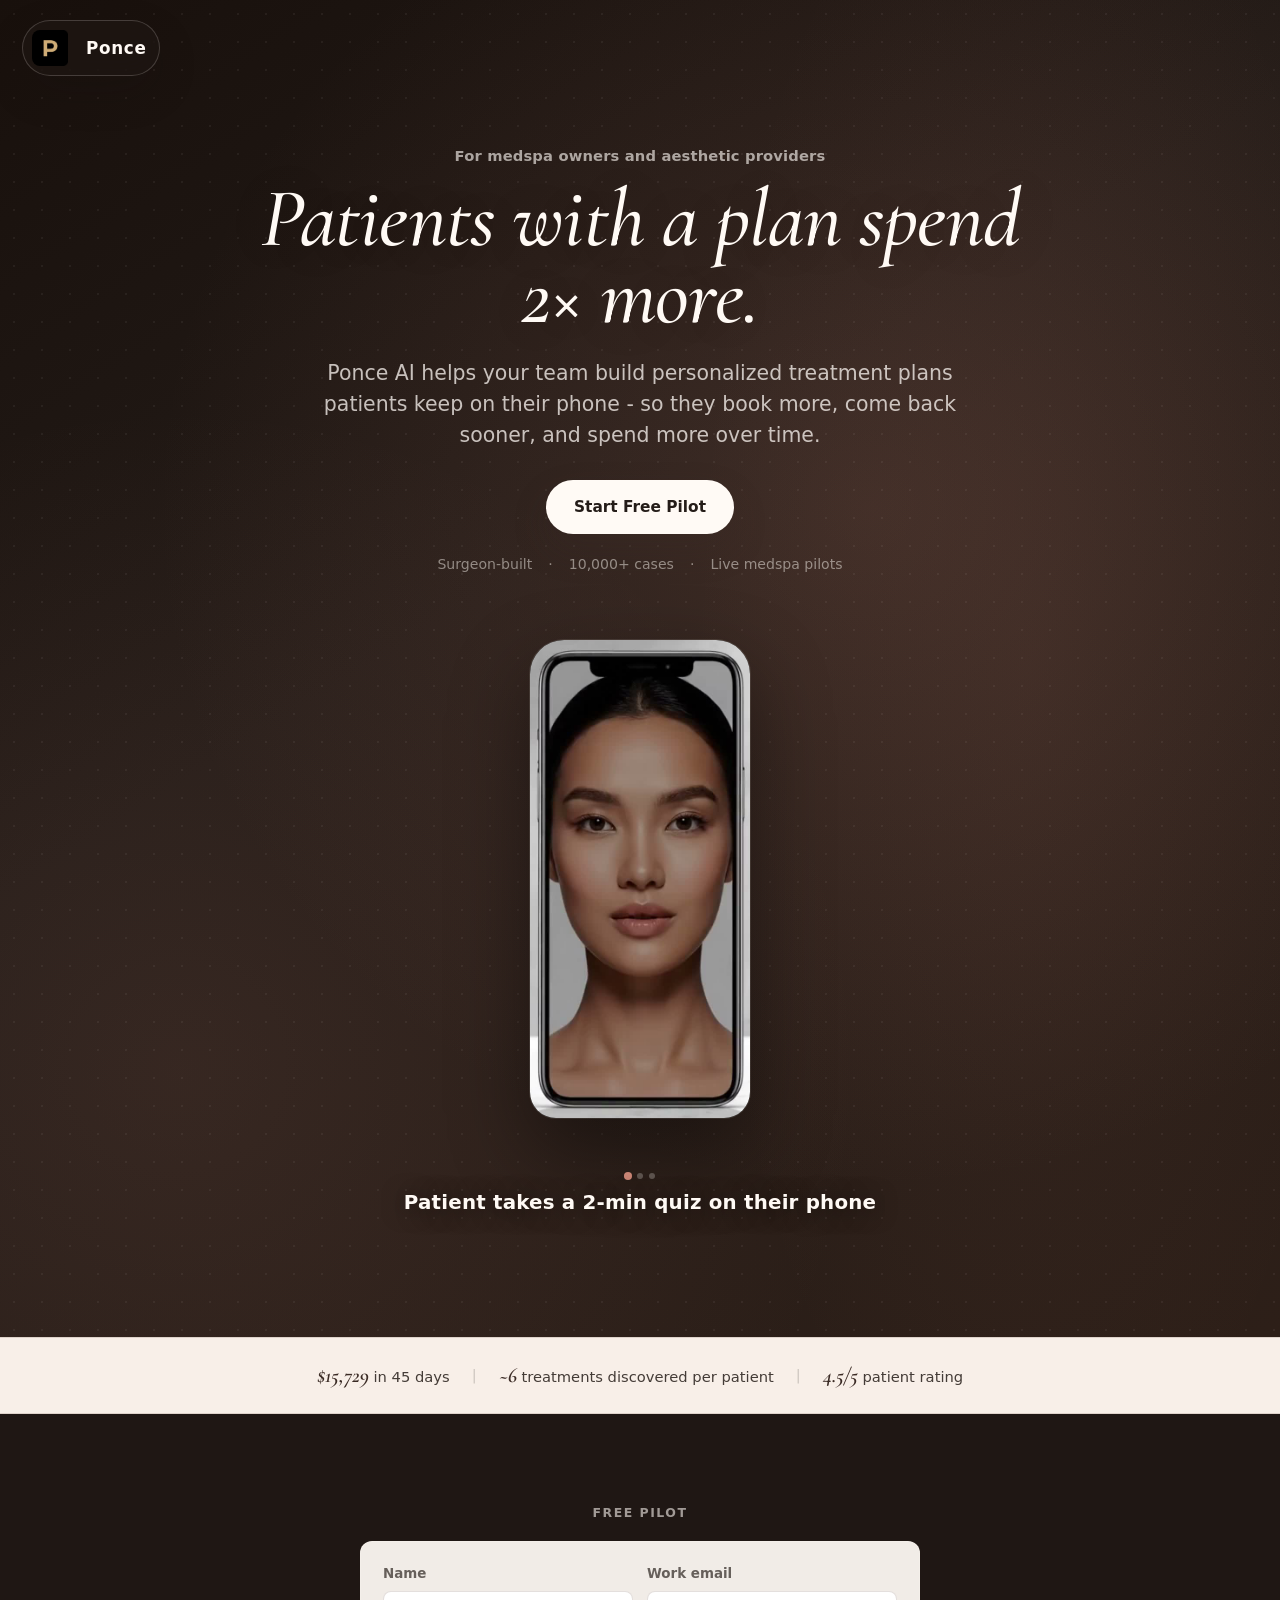
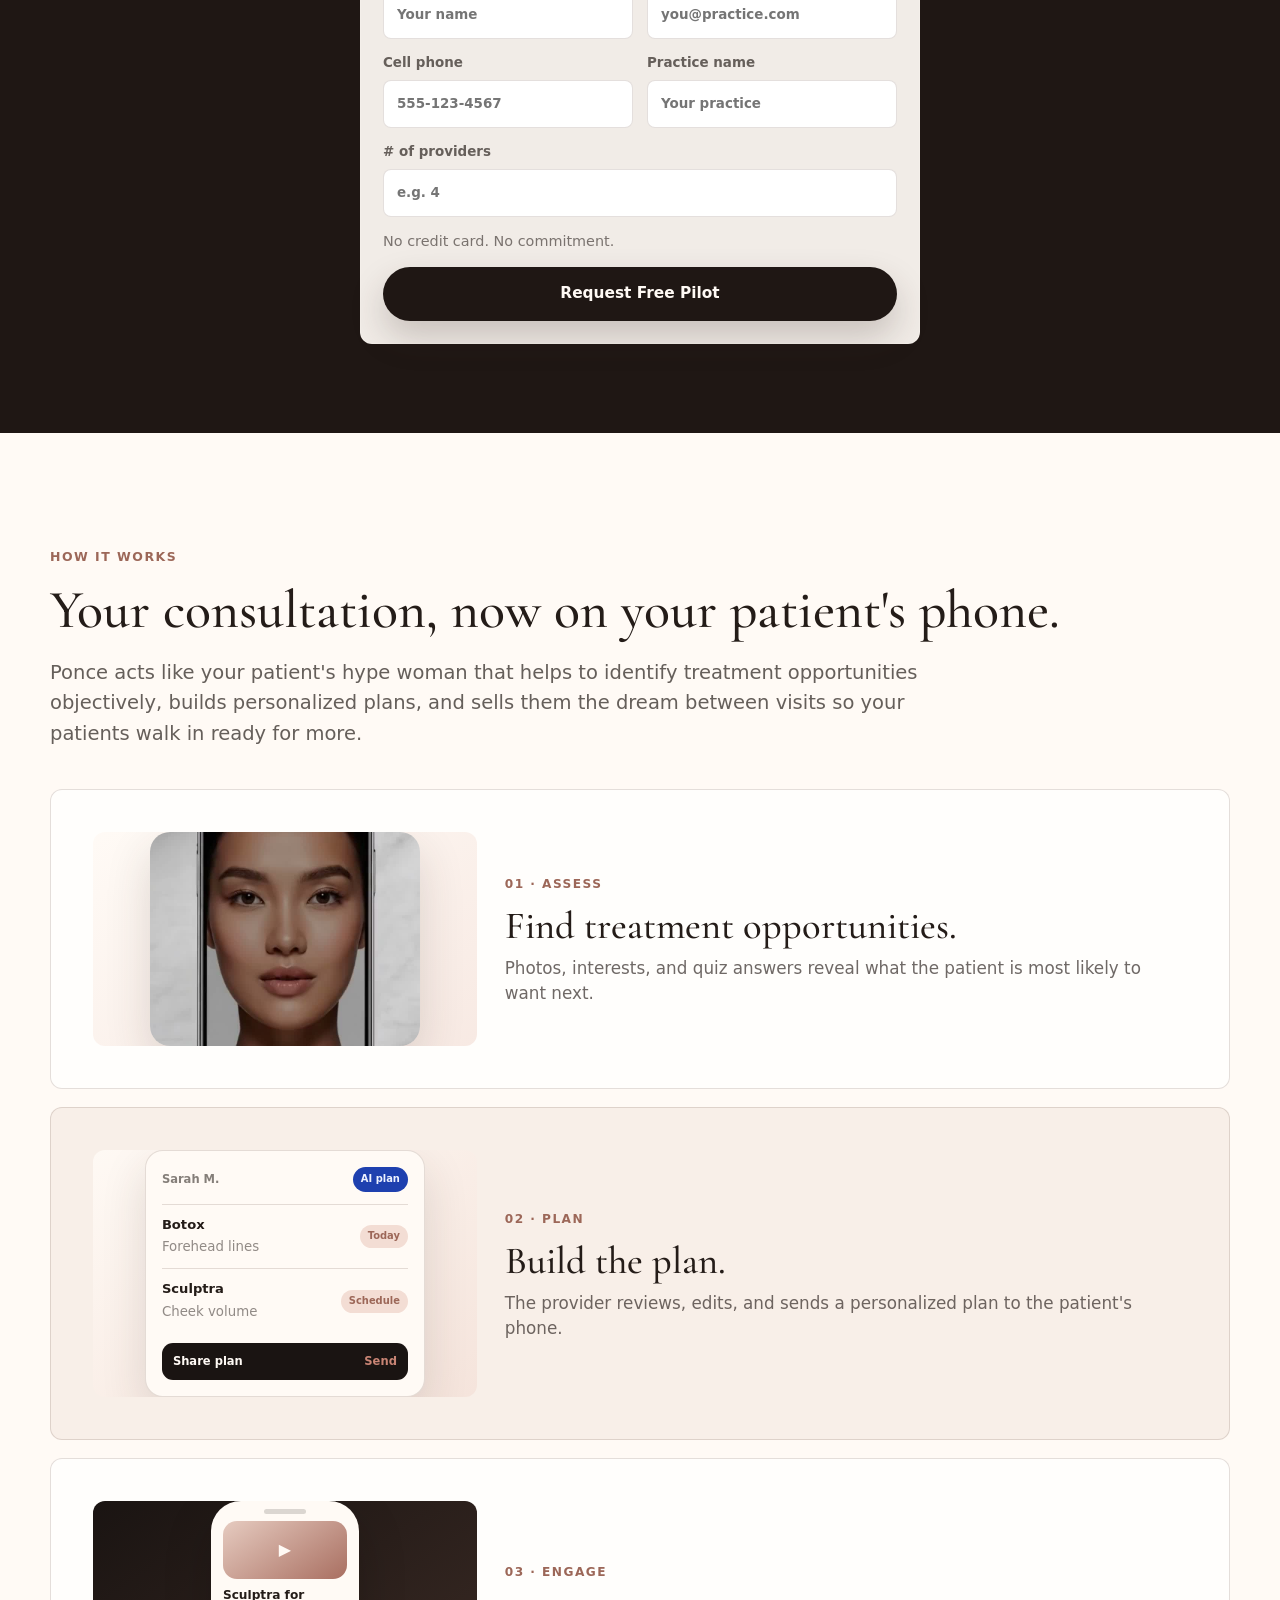
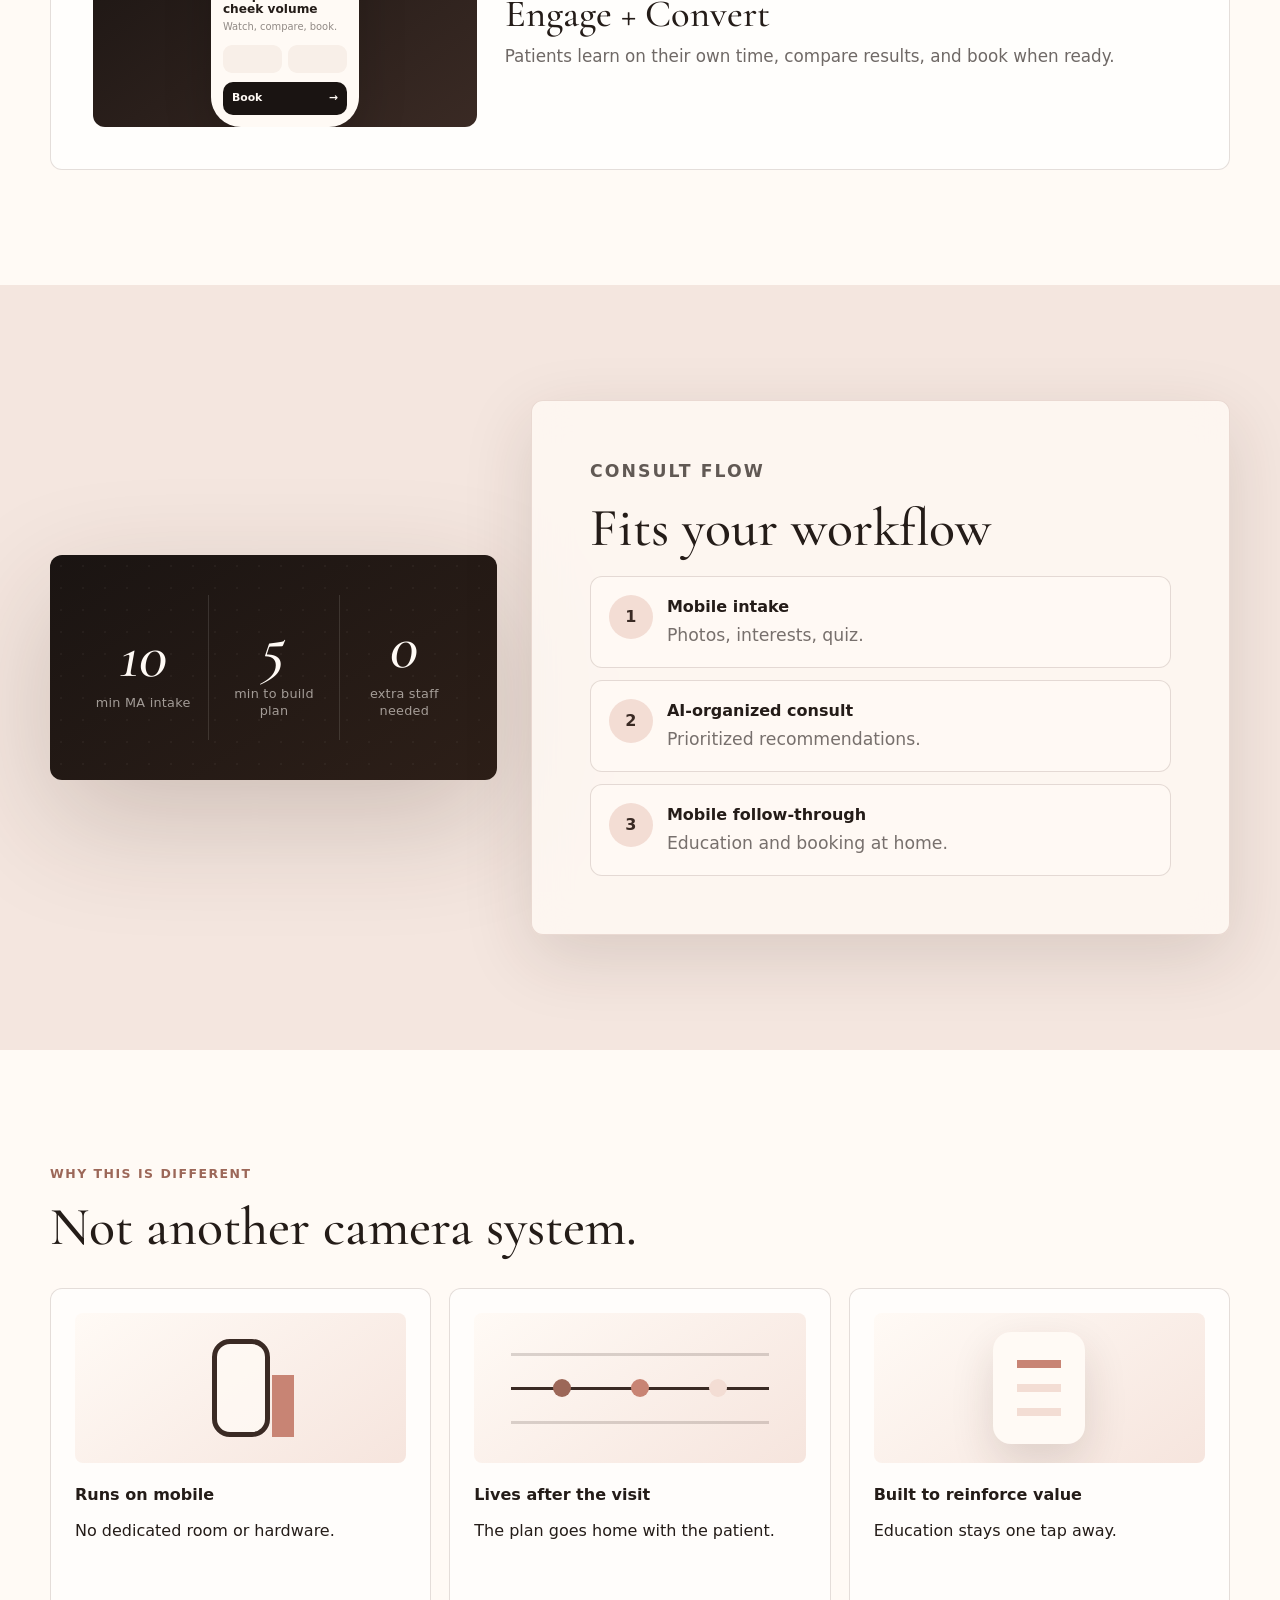
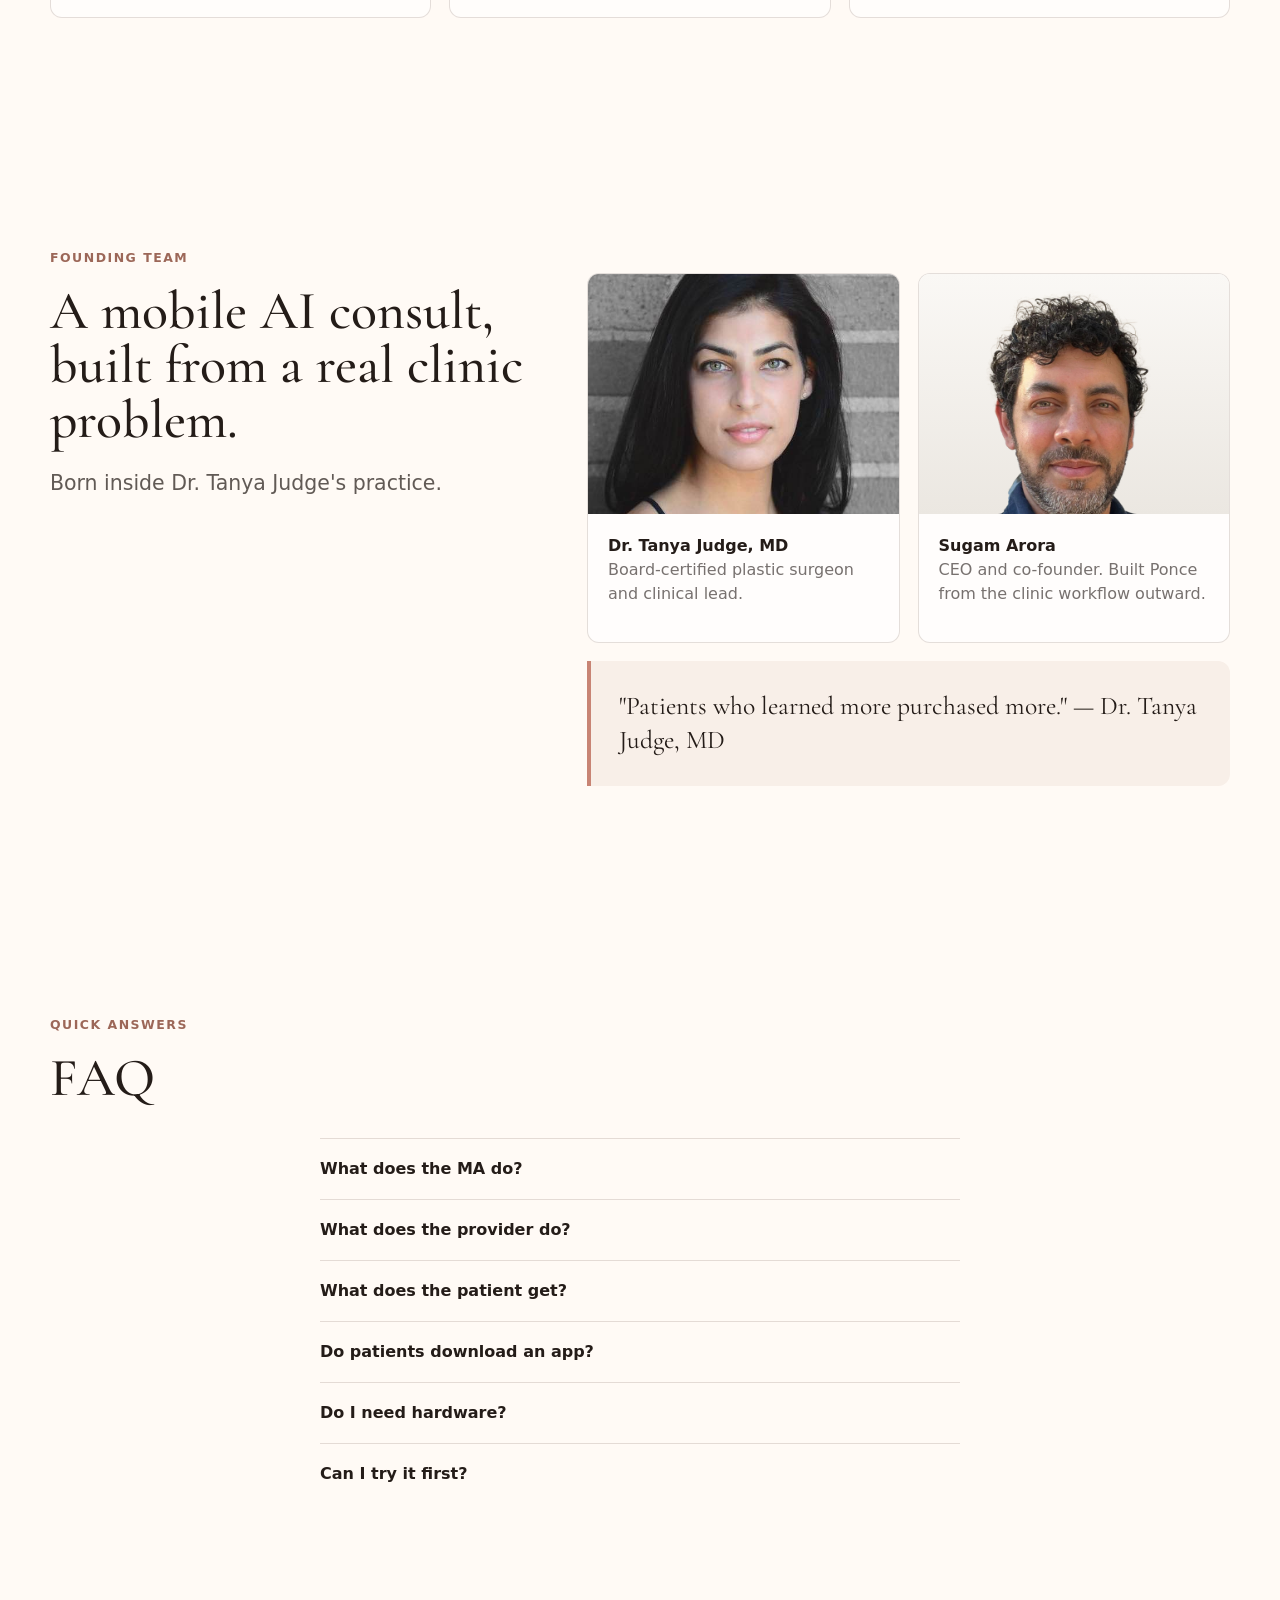
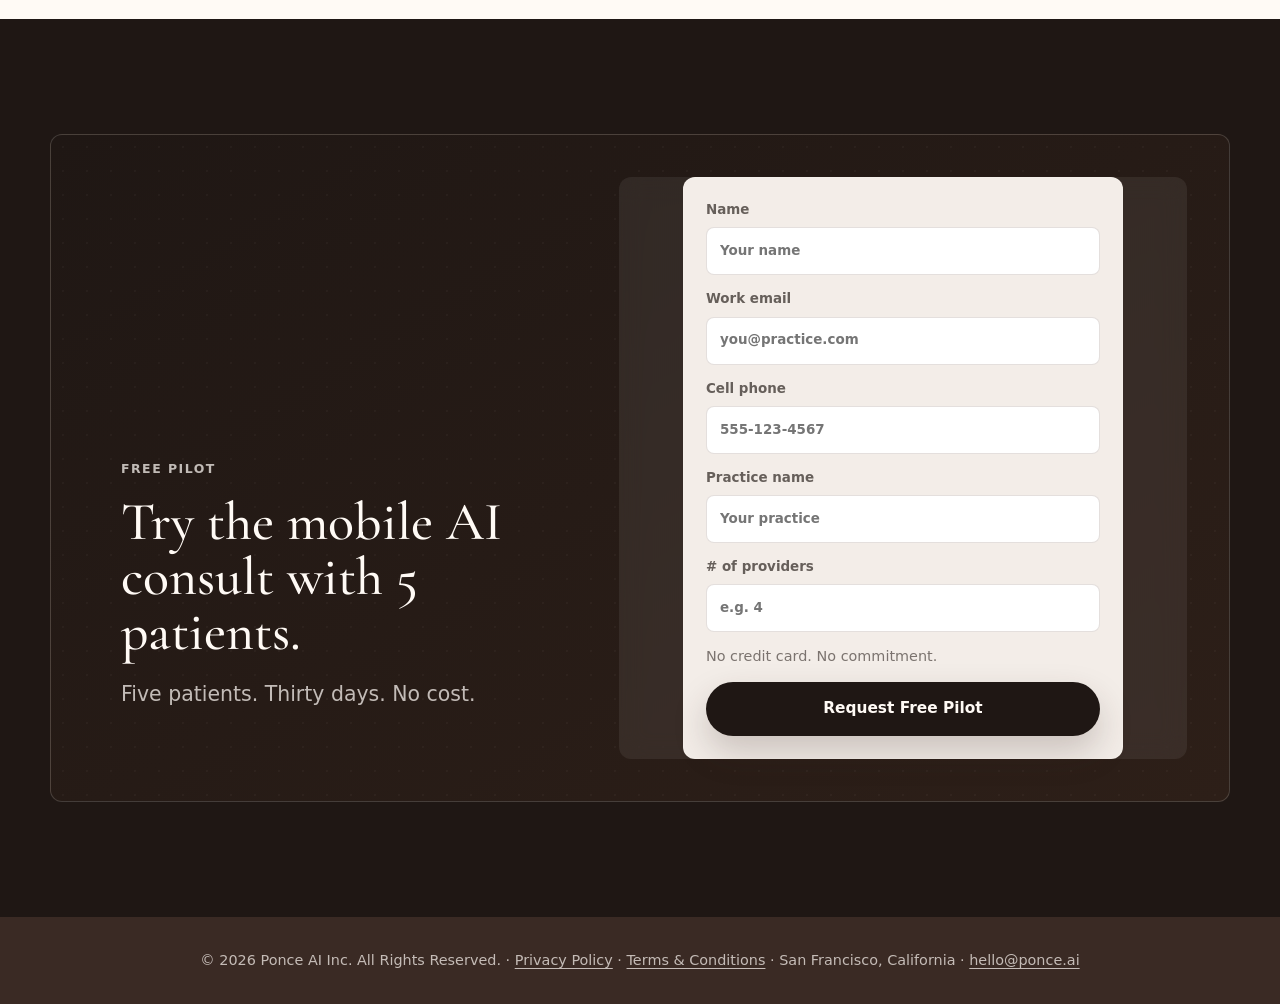
<file: index.html>
<!doctype html>
<html lang="en">
  <head>
    <meta charset="utf-8" />
    <meta
      name="viewport"
      content="width=device-width, initial-scale=1, viewport-fit=cover"
    />
    <meta name="theme-color" content="#18100c" />
    <link rel="icon" href="/favicon.ico" />
    <title>Ponce AI | Modernize aesthetic consultations with AI</title>
    <meta
      name="description"
      content="Ponce AI modernizes aesthetic consultations with AI-powered assessment, shared treatment plans, and patient education that helps more patients book from home."
    />

    <!-- Meta Pixel Code -->
    <script>
      !(function (f, b, e, v, n, t, s) {
        if (f.fbq) return;
        n = f.fbq = function () {
          n.callMethod
            ? n.callMethod.apply(n, arguments)
            : n.queue.push(arguments);
        };
        if (!f._fbq) f._fbq = n;
        n.push = n;
        n.loaded = !0;
        n.version = "2.0";
        n.queue = [];
        t = b.createElement(e);
        t.async = !0;
        t.src = v;
        s = b.getElementsByTagName(e)[0];
        s.parentNode.insertBefore(t, s);
      })(
        window,
        document,
        "script",
        "https://connect.facebook.net/en_US/fbevents.js",
      );
      fbq("init", "976061274538584");
      fbq("track", "PageView");
    </script>
    <noscript
      ><img
        height="1"
        width="1"
        style="display: none"
        src="https://www.facebook.com/tr?id=976061274538584&ev=PageView&noscript=1"
        alt=""
    /></noscript>
    <!-- End Meta Pixel Code -->

    <!-- PostHog (analytics + session replay) -->
    <script>
      !(function (t, e) {
        var o, n, p, r;
        e.__SV ||
          ((window.posthog = e),
          (e._i = []),
          (e.init = function (i, s, a) {
            function g(t, e) {
              var o = e.split(".");
              (2 == o.length && ((t = t[o[0]]), (e = o[1])),
                (t[e] = function () {
                  t.push([e].concat(Array.prototype.slice.call(arguments, 0)));
                }));
            }
            (((p = t.createElement("script")).type = "text/javascript"),
              (p.crossOrigin = "anonymous"),
              (p.async = !0),
              (p.src =
                s.api_host.replace(".i.posthog.com", "-assets.i.posthog.com") +
                "/static/array.js"),
              (r = t.getElementsByTagName("script")[0]).parentNode.insertBefore(
                p,
                r,
              ));
            var u = e;
            for (
              void 0 !== a ? (u = e[a] = []) : (a = "posthog"),
                u.people = u.people || [],
                u.toString = function (t) {
                  var e = "posthog";
                  return (
                    "posthog" !== a && (e += "." + a),
                    t || (e += " (stub)"),
                    e
                  );
                },
                u.people.toString = function () {
                  return u.toString(1) + ".people (stub)";
                },
                o =
                  "init capture register register_once register_for_session unregister unregister_for_session getFeatureFlag getFeatureFlagPayload isFeatureEnabled reloadFeatureFlags updateEarlyAccessFeatureEnrollment getEarlyAccessFeatures on onFeatureFlags onSessionId getSurveys getActiveMatchingSurveys renderSurvey canRenderSurvey getNextSurveyStep identify setPersonProperties group resetGroups setPersonPropertiesForFlags resetPersonPropertiesForFlags setGroupPropertiesForFlags resetGroupPropertiesForFlags reset get_distinct_id getGroups get_session_id get_session_replay_url alias set_config startSessionRecording stopSessionRecording sessionRecordingStarted captureException loadToolbar get_property getSessionProperty createPersonProfile opt_in_capturing opt_out_capturing has_opted_in_capturing has_opted_out_capturing clear_opt_in_out_capturing debug".split(
                    " ",
                  ),
                n = 0;
              n < o.length;
              n++
            )
              g(u, o[n]);
            e._i.push([i, s, a]);
          }),
          (e.__SV = 1));
      })(document, window.posthog || []);
      posthog.init("phc_F8Zq5cs2RJp2QlAsXDPPR84MBiF0qT8vMRS4QDyLsct", {
        api_host: "https://us.i.posthog.com",
        defaults: "2026-01-30",
        disable_session_recording: false,
      });
    </script>
    <!-- End PostHog -->

    <!-- Microsoft Clarity -->
    <script type="text/javascript">
      (function (c, l, a, r, i, t, y) {
        c[a] =
          c[a] ||
          function () {
            (c[a].q = c[a].q || []).push(arguments);
          };
        t = l.createElement(r);
        t.async = 1;
        t.src = "https://www.clarity.ms/tag/" + i;
        y = l.getElementsByTagName(r)[0];
        y.parentNode.insertBefore(t, y);
      })(window, document, "clarity", "script", "wnjd8hkhom");
    </script>
    <!-- End Microsoft Clarity -->

    <link rel="preconnect" href="https://fonts.googleapis.com" />
    <link rel="preconnect" href="https://fonts.gstatic.com" crossorigin />
    <link
      href="https://fonts.googleapis.com/css2?family=Cormorant+Garamond:ital,wght@0,400;0,500;0,600;1,400;1,500&display=swap"
      rel="stylesheet"
    />

    <style>
      :root {
        --ink: #241c18;
        --espresso: #3a2a24;
        --clay: #9c6758;
        --rose: #c88474;
        --blush: #f3ddd4;
        --ivory: #fffaf5;
        --cream: #f8efe8;
        --mist: #ebe2da;
        --line: rgba(89, 58, 48, 0.16);
        --shadow: 0 22px 70px rgba(55, 35, 27, 0.14);
        --shadow-lg: 0 40px 120px rgba(55, 35, 27, 0.2);
        --max: 1180px;
        --font-display: "Cormorant Garamond", Georgia, "Times New Roman", serif;
        --r: 12px;
        --hero-scan-zoom-x: 1.42;
        --hero-scan-zoom-y: 1.42;
        --hero-scan-pan-x: 0px;
        --hero-scan-pan-y: -8px;
      }

      *,
      *::before,
      *::after {
        box-sizing: border-box;
      }
      html {
        scroll-behavior: smooth;
      }
      body {
        margin: 0;
        background: var(--ivory);
        color: var(--ink);
        font-family:
          Inter,
          ui-sans-serif,
          system-ui,
          -apple-system,
          BlinkMacSystemFont,
          "Segoe UI",
          sans-serif;
        line-height: 1.5;
        -webkit-font-smoothing: antialiased;
      }
      a {
        color: inherit;
      }
      .page {
        overflow: hidden;
      }
      .section {
        padding: clamp(76px, 9vw, 132px) 24px;
        scroll-margin-top: 24px;
      }
      .inner {
        max-width: var(--max);
        margin: 0 auto;
      }
      .eyebrow {
        margin: 0 0 16px;
        color: var(--clay);
        font-size: 0.78rem;
        font-weight: 800;
        letter-spacing: 0.12em;
        text-transform: uppercase;
      }
      h1,
      h2,
      h3,
      p {
        margin-top: 0;
      }
      h1 {
        max-width: 820px;
        margin-bottom: 24px;
        font-family: var(--font-display);
        font-size: clamp(3.2rem, 6.5vw, 6.5rem);
        line-height: 0.92;
        letter-spacing: -0.01em;
        font-weight: 500;
        font-style: italic;
      }
      h2 {
        margin-bottom: 20px;
        font-family: var(--font-display);
        font-size: clamp(2.4rem, 4.2vw, 4.6rem);
        line-height: 1.02;
        font-weight: 500;
      }
      h3 {
        font-size: 1.16rem;
        line-height: 1.2;
      }
      .lead {
        max-width: 660px;
        color: rgba(36, 28, 24, 0.72);
        font-size: clamp(1.08rem, 1.6vw, 1.32rem);
      }

      /* ─── BUTTONS ─────────────────────────────────────── */
      .button {
        display: inline-flex;
        align-items: center;
        justify-content: center;
        min-height: 54px;
        padding: 0 28px;
        border: 0;
        border-radius: 999px;
        background: #1f1714;
        color: #fffaf5;
        font: inherit;
        font-size: 0.96rem;
        font-weight: 800;
        text-decoration: none;
        cursor: pointer;
        transition:
          transform 240ms cubic-bezier(0.22, 0.68, 0, 1.2),
          box-shadow 240ms ease;
        box-shadow: 0 16px 34px rgba(58, 42, 36, 0.22);
      }
      .button:hover {
        transform: translateY(-2px);
        box-shadow: 0 22px 48px rgba(58, 42, 36, 0.3);
      }
      .button.secondary {
        background: transparent;
        color: var(--espresso);
        box-shadow: none;
        text-decoration: underline;
        text-underline-offset: 5px;
        min-height: auto;
        padding: 0;
      }

      /* ─── HERO ────────────────────────────────────────── */
      .hero {
        position: relative;
        min-height: 96vh;
        padding: 28px 24px 72px;
        display: flex;
        align-items: center;
        isolation: isolate;
        background:
          radial-gradient(
            ellipse at 68% 38%,
            rgba(156, 103, 88, 0.22) 0%,
            transparent 58%
          ),
          radial-gradient(
            ellipse at 14% 80%,
            rgba(200, 132, 116, 0.1) 0%,
            transparent 44%
          ),
          linear-gradient(148deg, #18100c 0%, #241c18 42%, #2d1f18 100%);
        color: #fffaf5;
        overflow: hidden;
      }
      .hero::before {
        content: "";
        position: absolute;
        inset: 0;
        pointer-events: none;
        z-index: 0;
        background-image: radial-gradient(
          circle,
          rgba(255, 250, 245, 0.055) 1px,
          transparent 1px
        );
        background-size: 28px 28px;
      }
      .hero::after {
        content: "";
        position: absolute;
        top: -20%;
        right: -8%;
        width: 55%;
        height: 140%;
        background: radial-gradient(
          ellipse at center,
          rgba(200, 132, 116, 0.07),
          transparent 68%
        );
        pointer-events: none;
        z-index: 0;
      }
      .brand-mark {
        position: fixed;
        top: 20px;
        left: 22px;
        z-index: 9999;
        display: inline-flex;
        align-items: center;
        gap: 10px;
        padding: 9px 13px 9px 9px;
        border: 1px solid rgba(255, 250, 245, 0.18);
        border-radius: 999px;
        background: rgba(31, 23, 20, 0.62);
        backdrop-filter: blur(18px);
        color: #fffaf5;
        font-weight: 900;
        font-size: 1.05rem;
        letter-spacing: 0.04em;
        box-shadow: 0 16px 44px rgba(24, 17, 14, 0.13);
        transition:
          width 220ms ease,
          height 220ms ease,
          transform 220ms ease,
          padding 220ms ease,
          gap 220ms ease,
          border-radius 220ms ease,
          background 220ms ease,
          border-color 220ms ease;
      }
      .brand-logo {
        flex-shrink: 0;
        width: 44px;
        height: 36px;
        overflow: hidden;
        border-radius: 8px;
        display: flex;
        align-items: center;
      }
      .brand-logo img {
        height: 100%;
        width: auto;
        max-width: none;
        display: block;
      }
      .brand-word {
        line-height: 1;
      }
      body.has-scrolled .brand-mark {
        width: 60px;
        height: 60px;
        gap: 0;
        align-items: center;
        justify-content: center;
        padding: 0;
        border-radius: 50%;
        overflow: hidden;
        background: #000000;
        border-color: rgba(255, 250, 245, 0.14);
        backdrop-filter: none;
      }
      body.has-scrolled .brand-word {
        display: none;
      }
      body.has-scrolled .brand-logo {
        width: 50px;
        height: 50px;
        border-radius: 50%;
        display: flex;
        align-items: center;
        justify-content: center;
        overflow: hidden;
      }
      body.has-scrolled .brand-logo img {
        width: 100%;
        height: 100%;
        max-width: none;
        object-fit: contain;
        object-position: center;
        border-radius: 50%;
      }
      .top-cta {
        position: fixed;
        top: 20px;
        right: 22px;
        z-index: 9999;
        display: inline-flex;
        align-items: center;
        justify-content: center;
        min-height: 48px;
        padding: 0 18px;
        border: 1px solid rgba(255, 250, 245, 0.22);
        border-radius: 999px;
        background: rgba(255, 250, 245, 0.9);
        color: var(--espresso);
        font: inherit;
        font-size: 0.92rem;
        font-weight: 900;
        text-decoration: none;
        cursor: pointer;
        backdrop-filter: blur(18px);
        box-shadow: 0 16px 44px rgba(24, 17, 14, 0.13);
        opacity: 0;
        pointer-events: none;
        transition:
          opacity 300ms ease,
          background 300ms ease,
          color 300ms ease,
          border-color 300ms ease,
          transform 220ms ease,
          box-shadow 220ms ease;
      }
      .top-cta:hover {
        transform: translateY(-2px);
        box-shadow: 0 20px 54px rgba(24, 17, 14, 0.18);
      }
      body.has-scrolled .top-cta {
        opacity: 1;
        pointer-events: auto;
      }
      body.nav-over-dark .top-cta {
        background: rgba(31, 23, 20, 0.72);
        color: #fffaf5;
        border-color: rgba(255, 250, 245, 0.22);
        box-shadow: 0 16px 44px rgba(0, 0, 0, 0.28);
      }
      .hero-grid {
        position: relative;
        z-index: 1;
        display: grid;
        grid-template-columns: 1fr;
        gap: clamp(12px, 2vw, 20px);
        align-items: start;
        width: 100%;
        min-height: calc(96vh - 84px);
      }
      .hero-copy {
        max-width: 940px;
        margin: 0 auto;
        padding: clamp(92px, 13vh, 148px) 0 0;
        text-align: center;
      }
      .hero-copy h1,
      .hero-copy .lead {
        margin-left: auto;
        margin-right: auto;
      }
      .hero .eyebrow {
        color: rgba(255, 250, 245, 0.6);
      }
      .hero h1 {
        color: #fffaf5;
        text-shadow: 0 2px 48px rgba(0, 0, 0, 0.16);
      }
      .hero .lead {
        color: rgba(255, 250, 245, 0.74);
      }
      .hero .button {
        background: #fffaf5;
        color: #241c18;
      }
      .hero .button:hover {
        background: #fff;
      }
      .hero-link {
        display: inline-flex;
        align-items: center;
        min-height: 32px;
        padding: 0;
        border: 0;
        background: transparent;
        color: rgba(255, 250, 245, 0.72);
        font: inherit;
        font-size: 0.95rem;
        font-weight: 700;
        text-decoration: underline;
        text-underline-offset: 5px;
        text-decoration-thickness: 1px;
        cursor: pointer;
      }
      .hero-actions {
        display: flex;
        flex-wrap: wrap;
        align-items: center;
        justify-content: center;
        gap: 14px;
        margin-top: 30px;
      }
      .trust-strip {
        display: flex;
        flex-wrap: wrap;
        justify-content: center;
        gap: 10px 16px;
        max-width: 860px;
        margin-left: auto;
        margin-right: auto;
        color: rgba(255, 250, 245, 0.48);
        font-size: 0.88rem;
      }
      .trust-strip span:not(:last-child)::after {
        content: "·";
        margin-left: 16px;
      }
      .hero-footer {
        display: flex;
        flex-direction: column;
        align-items: center;
        margin-top: -10px;
      }

      .hero-audience {
        display: block;
        margin: 0 auto 14px;
        max-width: 720px;
        font-size: 0.92rem;
        font-weight: 650;
        color: rgba(255, 250, 245, 0.62);
        letter-spacing: 0.01em;
      }

      .hero-carousel-root {
        width: 100%;
        max-width: 100%;
      }
      .hero-carousel-viewport {
        position: relative;
        width: 100%;
        max-width: 400px;
        min-height: 560px;
        margin: 0 auto;
      }
      .hero-slide-caption-wrap {
        position: relative;
        width: 100%;
        max-width: none;
        margin: 10px auto 0;
        min-height: 4.2em;
      }
      .hero-slide-caption {
        position: absolute;
        left: 0;
        right: 0;
        top: 0;
        margin: 0;
        padding: 0 clamp(8px, 2.5vw, 20px);
        text-align: center;
        font-size: clamp(1.08rem, 1.55vw, 1.25rem);
        font-weight: 800;
        line-height: 1.45;
        color: #fffaf5;
        text-shadow: 0 2px 22px rgba(0, 0, 0, 0.55);
        letter-spacing: 0.01em;
        max-width: none;
        text-wrap: balance;
        opacity: 0;
        transition: opacity 550ms ease;
        pointer-events: none;
      }
      .hero-slide-caption.active {
        opacity: 1;
      }
      .tablet-shell {
        width: min(340px, 90vw);
        background: #141009;
        border-radius: 22px;
        padding: 11px;
        box-shadow:
          0 0 0 1px rgba(255, 250, 245, 0.1),
          0 50px 120px rgba(0, 0, 0, 0.5),
          inset 0 0 0 1px rgba(255, 250, 245, 0.05);
      }
      .tablet-screen-inner {
        background: #fafaf8;
        border-radius: 14px;
        overflow: hidden;
        position: relative;
        min-height: 440px;
        display: flex;
        flex-direction: column;
      }
      .hs-provider-top {
        display: flex;
        align-items: center;
        justify-content: space-between;
        padding: 10px 14px;
        background: #1a1412;
        color: rgba(255, 250, 245, 0.88);
        font-size: 0.68rem;
        font-weight: 700;
        flex-shrink: 0;
      }
      .hs-provider-body {
        flex: 1;
        padding: 12px 14px 16px;
        display: flex;
        flex-direction: column;
        gap: 10px;
      }
      .hs-approve-bar {
        margin-top: auto;
        display: flex;
        align-items: center;
        justify-content: space-between;
        gap: 10px;
        padding: 10px 12px;
        border-radius: 8px;
        background: #1a1412;
        color: #fffaf5;
        font-size: 0.72rem;
        font-weight: 700;
      }
      .hs-approve-bar span {
        font-size: 0.62rem;
        font-weight: 650;
        color: rgba(255, 250, 245, 0.55);
      }
      .proof-bar-strip {
        padding: 22px 24px;
        background: var(--cream);
        border-top: 1px solid var(--line);
        border-bottom: 1px solid var(--line);
      }
      .proof-bar-inner {
        display: flex;
        flex-wrap: wrap;
        align-items: center;
        justify-content: center;
        gap: 12px 22px;
        text-align: center;
        font-size: clamp(0.86rem, 1.15vw, 0.98rem);
        color: rgba(36, 28, 24, 0.85);
      }
      .proof-bar-inner strong {
        font-family: var(--font-display);
        font-size: clamp(1.12rem, 1.65vw, 1.32rem);
        font-weight: 600;
        font-style: italic;
        color: var(--espresso);
      }
      .proof-bar-sep {
        color: rgba(36, 28, 24, 0.2);
        font-weight: 300;
        user-select: none;
      }
      .pilot-early-wrap {
        max-width: 560px;
        margin: 0 auto;
      }
      .pilot-early-wrap .eyebrow {
        text-align: center;
        margin-bottom: 18px;
        color: rgba(255, 250, 245, 0.58);
      }
      .pilot-early-wrap .pilot-form {
        border: 1px solid rgba(255, 250, 245, 0.18);
        border-radius: var(--r);
        background: rgba(255, 250, 245, 0.94);
      }
      #pilot-form-primary {
        scroll-margin-top: 100px;
      }
      .section.pilot-early {
        padding-top: clamp(56px, 7vw, 96px);
        padding-bottom: clamp(56px, 7vw, 96px);
      }

      /* ─── HERO PHONE MOCKUP ───────────────────────────── */
      .hero-visual {
        position: relative;
        display: grid;
        place-items: center;
        width: 100%;
        padding: 0 0 8px;
      }
      .hero-carousel-viewport .phone-shell {
        padding: 12px 12px 10px;
        border-radius: 44px;
      }
      .hero-carousel-viewport .phone-notch {
        top: 12px;
      }
      .hero-carousel-viewport .phone-home-bar {
        bottom: 7px;
      }
      .phone-shell {
        position: relative;
        width: 240px;
        background: #141009;
        border-radius: 48px;
        padding: 14px 14px 24px;
        box-shadow:
          0 0 0 1px rgba(255, 250, 245, 0.1),
          0 60px 150px rgba(0, 0, 0, 0.58),
          inset 0 0 0 1px rgba(255, 250, 245, 0.05);
      }
      .hero-scan-device {
        position: relative;
        width: auto;
        height: min(478px, 66vh);
        aspect-ratio: 9 / 19.5;
        border-radius: 36px;
        overflow: hidden;
        box-shadow:
          0 0 0 1px rgba(255, 250, 245, 0.12),
          0 44px 110px rgba(0, 0, 0, 0.48);
        background: #000;
      }
      .hero-carousel-viewport .hero-scan-device {
        border-radius: 34px 34px 26px 26px;
        box-shadow:
          0 0 0 1px rgba(255, 250, 245, 0.1),
          0 32px 80px rgba(0, 0, 0, 0.42);
      }
      .hero-carousel-viewport .hero-scan-video-pan {
        position: absolute;
        width: calc(100% * max(1, var(--hero-scan-zoom-x)));
        height: calc(100% * max(1, var(--hero-scan-zoom-y)));
        left: 50%;
        top: 50%;
        transform: translate(
          calc(-50% + var(--hero-scan-pan-x)),
          calc(-50% + var(--hero-scan-pan-y))
        );
        pointer-events: none;
      }
      .hero-carousel-viewport .hero-scan-video-pan .hero-scan-video {
        display: block;
        width: 100%;
        height: 100%;
        object-fit: contain;
        object-position: center center;
      }
      .phone-notch {
        position: absolute;
        top: 14px;
        left: 50%;
        transform: translateX(-50%);
        width: 88px;
        height: 24px;
        background: #141009;
        border-radius: 0 0 16px 16px;
        z-index: 10;
      }
      .phone-screen-inner {
        background: #fafaf8;
        border-radius: 34px;
        overflow: hidden;
        position: relative;
        height: 464px;
      }
      .hero-slide {
        position: absolute;
        inset: 0;
        opacity: 0;
        transition: opacity 700ms ease;
        display: flex;
        flex-direction: column;
        align-items: center;
        justify-content: center;
        padding: 8px 0 0;
      }
      .hero-slide.active {
        opacity: 1;
      }
      .hs-statusbar {
        display: flex;
        align-items: center;
        justify-content: space-between;
        padding: 10px 18px 6px;
        background: #1a1412;
        color: rgba(255, 250, 245, 0.82);
        font-size: 0.68rem;
        font-weight: 600;
        letter-spacing: 0.02em;
        flex-shrink: 0;
      }
      .hs-appbar {
        display: flex;
        align-items: center;
        min-height: 42px;
        padding: 0 16px;
        background: #fffaf5;
        border-bottom: 1px solid rgba(89, 58, 48, 0.12);
        gap: 8px;
        flex-shrink: 0;
      }
      .hs-back {
        font-size: 1.1rem;
        color: var(--rose);
        line-height: 1;
      }
      .hs-title {
        font-size: 0.78rem;
        font-weight: 700;
        color: var(--ink);
      }
      .hs-content {
        flex: 1;
        padding: 12px 16px;
        display: flex;
        flex-direction: column;
        gap: 9px;
        overflow: hidden;
      }
      .phone-home-bar {
        position: absolute;
        bottom: 10px;
        left: 50%;
        transform: translateX(-50%);
        width: 96px;
        height: 4px;
        border-radius: 999px;
        background: rgba(255, 250, 245, 0.22);
      }
      .phone-dots {
        display: flex;
        gap: 6px;
        justify-content: center;
        margin-top: 18px;
      }
      .hero-dot {
        width: 6px;
        height: 6px;
        border-radius: 50%;
        background: rgba(255, 250, 245, 0.28);
        transition:
          background 400ms ease,
          transform 400ms ease;
      }
      .hero-dot.active {
        background: var(--rose);
        transform: scale(1.35);
      }
      .hero-badge {
        position: absolute;
        display: inline-flex;
        align-items: center;
        gap: 8px;
        padding: 9px 14px;
        border: 1px solid rgba(255, 250, 245, 0.16);
        border-radius: 999px;
        background: rgba(28, 20, 17, 0.7);
        color: rgba(255, 250, 245, 0.92);
        font-size: 0.8rem;
        font-weight: 700;
        backdrop-filter: blur(18px);
        box-shadow: 0 12px 40px rgba(0, 0, 0, 0.22);
        white-space: nowrap;
        z-index: 2;
      }
      .hero-badge::before {
        content: "";
        width: 7px;
        height: 7px;
        border-radius: 50%;
        background: var(--rose);
        flex-shrink: 0;
      }
      .hero-badge.consult {
        top: 18%;
        left: -20px;
      }
      .hero-badge.plan {
        right: -18px;
        bottom: 22%;
      }

      /* ─── HERO CINEMATIC (single animated story) ────────── */
      .hero-cinematic {
        width: 100%;
        max-width: 400px;
        margin: 0 auto;
        position: relative;
      }
      .hc-frame {
        position: relative;
        width: 100%;
        min-height: clamp(360px, 52vw, 420px);
        border-radius: 24px;
        border: 1px solid rgba(255, 250, 245, 0.14);
        background: rgba(12, 9, 8, 0.45);
        box-shadow: 0 40px 100px rgba(0, 0, 0, 0.35);
        overflow: hidden;
        backdrop-filter: blur(20px);
      }
      .hc-video {
        width: 100%;
        height: 100%;
        min-height: clamp(360px, 52vw, 420px);
        display: block;
        object-fit: cover;
        object-position: center;
      }
      .hc-scene {
        position: absolute;
        inset: 0;
        display: grid;
        place-items: center;
        padding: 28px 22px;
        transition:
          opacity 0.65s ease,
          transform 0.65s cubic-bezier(0.22, 0.68, 0, 1);
        pointer-events: none;
      }
      .hc-scene--detect {
        z-index: 1;
      }
      .hc-scene--plan {
        z-index: 2;
        opacity: 0;
        transform: scale(0.94) translateY(12px);
      }
      .hc-scene--mobile {
        z-index: 3;
        opacity: 0;
        transform: translateX(36px) scale(0.96);
      }
      .hero-cinematic[data-step="0"] .hc-scene--detect,
      .hero-cinematic[data-step="1"] .hc-scene--detect,
      .hero-cinematic[data-step="2"] .hc-scene--detect {
        opacity: 1;
        transform: none;
      }
      .hero-cinematic[data-step="3"] .hc-scene--detect,
      .hero-cinematic[data-step="4"] .hc-scene--detect {
        opacity: 0;
        transform: scale(0.92) translateY(-16px);
      }
      .hero-cinematic[data-step="3"] .hc-scene--plan {
        opacity: 1;
        transform: none;
      }
      .hero-cinematic[data-step="4"] .hc-scene--plan {
        opacity: 0;
        transform: translateX(-28px) scale(0.96);
      }
      .hero-cinematic[data-step="4"] .hc-scene--mobile {
        opacity: 1;
        transform: none;
      }
      .hero-cinematic[data-step="static"] .hc-scene--detect,
      .hero-cinematic[data-step="static"] .hc-scene--plan {
        opacity: 0;
        transform: none;
        pointer-events: none;
      }
      .hero-cinematic[data-step="static"] .hc-scene--mobile {
        opacity: 1;
        transform: none;
      }
      .hc-photo-wrap {
        position: relative;
        width: min(100%, 300px);
        border-radius: 20px;
        overflow: hidden;
        box-shadow: 0 24px 60px rgba(0, 0, 0, 0.35);
      }
      .hc-photo {
        display: block;
        width: 100%;
        height: auto;
        vertical-align: middle;
        aspect-ratio: 4 / 5;
        object-fit: cover;
        object-position: center 40%;
      }
      .hc-face-mesh {
        position: absolute;
        inset: 0;
        z-index: 2;
        pointer-events: none;
        color: #9c6758;
        mix-blend-mode: multiply;
        opacity: 0;
        transition: opacity 0.55s ease;
      }
      .hc-face-mesh svg {
        width: 100%;
        height: 100%;
        display: block;
      }
      .hc-face-mesh path,
      .hc-face-mesh ellipse,
      .hc-face-mesh line,
      .hc-face-mesh polyline {
        fill: none;
        stroke: currentColor;
        stroke-width: 1.4;
        stroke-linecap: round;
        stroke-linejoin: round;
        opacity: 0.62;
        vector-effect: non-scaling-stroke;
      }
      .hc-face-mesh .mesh-soft {
        opacity: 0.24;
        stroke-width: 1;
      }
      .hc-face-mesh .mesh-focus {
        opacity: 0.86;
        stroke-width: 2;
      }
      .hc-scan-line {
        position: absolute;
        z-index: 3;
        left: 13%;
        right: 13%;
        top: 12%;
        height: 2px;
        border-radius: 999px;
        background: linear-gradient(
          90deg,
          transparent,
          rgba(156, 103, 88, 0.92),
          transparent
        );
        box-shadow: 0 0 18px rgba(156, 103, 88, 0.38);
        opacity: 0;
        pointer-events: none;
      }
      .hc-scan-line::after {
        content: "";
        position: absolute;
        left: 12%;
        right: 12%;
        top: -38px;
        height: 78px;
        background: linear-gradient(
          180deg,
          transparent,
          rgba(156, 103, 88, 0.12),
          transparent
        );
      }
      .hero-cinematic[data-step="1"] .hc-scan-line,
      .hero-cinematic[data-step="2"] .hc-scan-line {
        opacity: 1;
        animation: hcScanDown 2.6s ease-in-out infinite;
      }
      .hero-cinematic[data-step="1"] .hc-face-mesh,
      .hero-cinematic[data-step="2"] .hc-face-mesh {
        opacity: 1;
        animation: hcMeshGlow 2.6s ease-in-out infinite;
      }
      .hc-marker {
        position: absolute;
        width: 12px;
        height: 12px;
        border-radius: 50%;
        background: var(--rose);
        border: 2px solid #fffaf5;
        box-shadow: 0 0 0 4px rgba(200, 132, 116, 0.28);
        transform: translate(-50%, -50%) scale(0);
        opacity: 0;
        transition:
          opacity 0.45s ease,
          transform 0.55s cubic-bezier(0.22, 0.68, 0, 1.2);
      }
      .hero-cinematic[data-step="1"] .hc-marker,
      .hero-cinematic[data-step="2"] .hc-marker {
        opacity: 1;
        transform: translate(-50%, -50%) scale(1);
      }
      .hero-cinematic[data-step="1"] .hc-marker,
      .hero-cinematic[data-step="2"] .hc-marker {
        animation: hcMarkerPulse 1.8s ease-in-out infinite;
      }
      .hero-cinematic[data-step="2"] .hc-marker--a {
        animation-delay: 0s;
      }
      .hero-cinematic[data-step="2"] .hc-marker--b {
        animation-delay: 0.15s;
      }
      .hero-cinematic[data-step="2"] .hc-marker--c {
        animation-delay: 0.3s;
      }
      .hc-marker--a {
        top: 34%;
        left: 50%;
      }
      .hc-marker--b {
        top: 52%;
        left: 34%;
      }
      .hc-marker--c {
        top: 50%;
        left: 68%;
      }
      .hc-chip {
        position: absolute;
        left: 50%;
        bottom: 18px;
        transform: translateX(-50%) translateY(12px);
        padding: 10px 16px;
        border-radius: 999px;
        border: 1px solid rgba(255, 250, 245, 0.22);
        background: rgba(26, 20, 18, 0.88);
        color: #fffaf5;
        font-size: 0.82rem;
        font-weight: 800;
        letter-spacing: 0.02em;
        box-shadow: 0 16px 40px rgba(0, 0, 0, 0.35);
        opacity: 0;
        transition:
          opacity 0.5s ease,
          transform 0.5s cubic-bezier(0.22, 0.68, 0, 1.2);
        white-space: nowrap;
      }
      .hc-chip::before {
        content: "";
        display: inline-block;
        width: 7px;
        height: 7px;
        margin-right: 8px;
        border-radius: 50%;
        background: var(--rose);
        vertical-align: middle;
      }
      .hero-cinematic[data-step="2"] .hc-chip {
        opacity: 1;
        transform: translateX(-50%) translateY(0);
      }
      .hc-scene--detect {
        align-content: center;
      }
      .hc-detect-inner {
        position: relative;
        width: 100%;
        max-width: 300px;
        margin: 0 auto;
      }
      .hc-plan-card {
        width: min(100%, 280px);
        padding: 20px 22px;
        border-radius: 18px;
        background: #fffaf5;
        color: var(--ink);
        box-shadow: 0 28px 70px rgba(0, 0, 0, 0.28);
        border: 1px solid rgba(89, 58, 48, 0.12);
      }
      .hc-plan-label {
        font-size: 0.68rem;
        font-weight: 900;
        letter-spacing: 0.1em;
        text-transform: uppercase;
        color: rgba(58, 42, 36, 0.45);
        margin-bottom: 12px;
      }
      .hc-plan-row {
        display: flex;
        align-items: center;
        justify-content: space-between;
        gap: 14px;
        padding-top: 4px;
      }
      .hc-plan-row strong {
        font-size: 1.05rem;
        font-weight: 800;
      }
      .hc-plan-cta {
        padding: 8px 14px;
        border-radius: 999px;
        background: #1a1412;
        color: #fffaf5;
        font-size: 0.72rem;
        font-weight: 900;
        white-space: nowrap;
      }
      .hc-phone-outline {
        width: 200px;
        padding: 14px 12px 20px;
        border-radius: 32px;
        background: #141009;
        box-shadow:
          0 0 0 1px rgba(255, 250, 245, 0.1),
          0 40px 90px rgba(0, 0, 0, 0.45);
        position: relative;
      }
      .hc-phone-notch {
        position: absolute;
        top: 14px;
        left: 50%;
        transform: translateX(-50%);
        width: 72px;
        height: 22px;
        background: #141009;
        border-radius: 0 0 14px 14px;
        z-index: 2;
      }
      .hc-phone-body {
        margin-top: 18px;
        padding: 14px 12px 12px;
        border-radius: 22px;
        background: #fafaf8;
        color: var(--ink);
      }
      .hc-phone-thumb {
        height: 72px;
        display: grid;
        place-items: center;
        border-radius: 14px;
        background: linear-gradient(145deg, #e6cbc0, #a96f61);
        color: #fffaf5;
        font-size: 1.2rem;
        font-weight: 900;
      }
      .hc-phone-title {
        margin: 12px 0 0;
        font-size: 0.8rem;
        font-weight: 800;
      }
      .hc-phone-sub {
        margin: 4px 0 0;
        font-size: 0.68rem;
        color: rgba(36, 28, 24, 0.52);
      }
      .hc-phone-book {
        display: flex;
        align-items: center;
        justify-content: space-between;
        width: 100%;
        margin-top: 12px;
        padding: 10px 12px;
        border: 0;
        border-radius: 10px;
        background: #1a1412;
        color: #fffaf5;
        font: inherit;
        font-size: 0.72rem;
        font-weight: 900;
        cursor: default;
      }
      .hc-phone-book span {
        color: var(--rose);
        font-weight: 900;
      }
      .hc-live {
        margin: 16px 0 0;
        text-align: center;
        font-size: 0.8rem;
        font-weight: 600;
        color: rgba(255, 250, 245, 0.5);
        min-height: 1.4em;
        letter-spacing: 0.01em;
      }
      .hero-cinematic[data-step="static"] .hc-live {
        color: rgba(255, 250, 245, 0.55);
      }
      @keyframes hcMarkerPulse {
        0%,
        100% {
          box-shadow: 0 0 0 4px rgba(200, 132, 116, 0.28);
          transform: translate(-50%, -50%) scale(1);
        }
        50% {
          box-shadow: 0 0 0 10px rgba(200, 132, 116, 0.12);
          transform: translate(-50%, -50%) scale(1.08);
        }
      }
      @keyframes hcScanDown {
        0% {
          top: 12%;
          opacity: 0;
        }
        10% {
          opacity: 1;
        }
        86% {
          opacity: 1;
        }
        100% {
          top: 84%;
          opacity: 0;
        }
      }
      @keyframes hcMeshGlow {
        0%,
        100% {
          opacity: 0.7;
          filter: drop-shadow(0 0 0 rgba(156, 103, 88, 0));
        }
        50% {
          opacity: 1;
          filter: drop-shadow(0 0 8px rgba(156, 103, 88, 0.18));
        }
      }

      /* ─── HERO STORYBOARD (legacy panels — unused) ─────── */
      .hero-storyboard {
        width: 100%;
        min-height: 0;
        position: relative;
        display: grid;
        grid-template-columns: repeat(3, 1fr);
        gap: 18px;
      }
      .consult-panel {
        position: relative;
        min-height: 330px;
        padding: 18px;
        overflow: hidden;
        border: 1px solid rgba(255, 250, 245, 0.14);
        border-radius: 20px;
        background: rgba(255, 250, 245, 0.08);
        box-shadow: 0 24px 80px rgba(0, 0, 0, 0.22);
        backdrop-filter: blur(20px);
      }
      .consult-panel::before {
        content: "";
        position: absolute;
        inset: 0;
        background: linear-gradient(
          145deg,
          rgba(255, 250, 245, 0.12),
          transparent 50%
        );
        pointer-events: none;
      }
      .consult-panel.plan {
        background: rgba(255, 250, 245, 0.95);
        color: var(--ink);
      }
      .consult-panel.patient {
        background: linear-gradient(
          145deg,
          rgba(42, 31, 27, 0.96),
          rgba(105, 68, 58, 0.66)
        );
      }
      .consult-topline {
        position: relative;
        z-index: 2;
        display: flex;
        align-items: center;
        justify-content: space-between;
        margin-bottom: 14px;
        color: rgba(255, 250, 245, 0.64);
        font-size: 0.72rem;
        font-weight: 900;
        letter-spacing: 0.08em;
        text-transform: uppercase;
      }
      .consult-panel.plan .consult-topline {
        color: rgba(58, 42, 36, 0.48);
      }
      .consult-topline span:first-child {
        color: var(--rose);
      }
      .consult-panel-title {
        position: relative;
        z-index: 2;
        display: block;
        margin-top: 14px;
        color: #fffaf5;
        font-size: 1rem;
        line-height: 1.12;
      }
      .consult-panel.plan .consult-panel-title {
        color: var(--ink);
      }
      .scan-photo {
        position: relative;
        z-index: 1;
        height: 220px;
        overflow: hidden;
        border-radius: 18px;
        background: #241c18;
        box-shadow: 0 18px 54px rgba(0, 0, 0, 0.26);
      }
      .scan-photo img {
        width: 100%;
        height: 100%;
        display: block;
        object-fit: cover;
        object-position: center 44%;
      }
      .scan-photo::after {
        content: "";
        position: absolute;
        inset: 0;
        background: linear-gradient(
          180deg,
          transparent 54%,
          rgba(20, 14, 12, 0.42)
        );
        pointer-events: none;
      }
      .scan-marker {
        position: absolute;
        z-index: 2;
        width: 14px;
        height: 14px;
        border-radius: 50%;
        background: #3b82f6;
        border: 2px solid #eef2ff;
        box-shadow: 0 0 0 8px rgba(59, 130, 246, 0.18);
        transform: translate(-50%, -50%);
      }
      .scan-line {
        position: absolute;
        z-index: 2;
        left: 18px;
        right: 18px;
        top: 44%;
        height: 2px;
        background: linear-gradient(
          90deg,
          transparent,
          rgba(157, 214, 203, 0.86),
          transparent
        );
        box-shadow: 0 0 20px rgba(157, 214, 203, 0.42);
      }
      .scan-result {
        position: relative;
        z-index: 2;
        width: calc(100% - 28px);
        margin: -26px auto 0;
        padding: 11px 12px;
        border: 1px solid rgba(255, 250, 245, 0.16);
        border-radius: 14px;
        background: rgba(26, 20, 18, 0.9);
        color: #fffaf5;
        box-shadow: 0 16px 38px rgba(0, 0, 0, 0.26);
        backdrop-filter: blur(16px);
      }
      .scan-result small {
        display: block;
        color: rgba(255, 250, 245, 0.52);
        font-size: 0.64rem;
        font-weight: 900;
        letter-spacing: 0.08em;
        text-transform: uppercase;
      }
      .scan-result strong {
        display: block;
        margin-top: 3px;
        font-size: 0.82rem;
        line-height: 1.12;
      }
      .provider-workspace {
        position: relative;
        z-index: 1;
        min-height: 230px;
        padding: 14px;
        border: 1px solid var(--line);
        border-radius: 16px;
        background: #fffaf5;
        box-shadow: 0 18px 46px rgba(58, 42, 36, 0.12);
      }
      .provider-head {
        display: flex;
        align-items: center;
        justify-content: space-between;
        gap: 10px;
        margin-bottom: 12px;
      }
      .provider-avatar {
        display: flex;
        align-items: center;
        gap: 8px;
        color: rgba(36, 28, 24, 0.58);
        font-size: 0.66rem;
        font-weight: 800;
      }
      .provider-avatar i {
        width: 30px;
        height: 30px;
        display: grid;
        place-items: center;
        border-radius: 50%;
        background: var(--blush);
        color: var(--clay);
        font-style: normal;
      }
      .ai-chip {
        padding: 5px 8px;
        border-radius: 999px;
        background: #1e40af;
        color: #eef2ff;
        font-size: 0.6rem;
        font-weight: 900;
        white-space: nowrap;
      }
      .provider-plan-list {
        display: grid;
        gap: 8px;
      }
      .provider-plan-row {
        display: grid;
        grid-template-columns: 1fr auto;
        gap: 10px;
        align-items: center;
        padding: 10px;
        border: 1px solid var(--line);
        border-radius: 12px;
        background: rgba(250, 244, 239, 0.74);
      }
      .provider-plan-row strong {
        display: block;
        font-size: 0.8rem;
      }
      .provider-plan-row small {
        color: rgba(36, 28, 24, 0.5);
        font-size: 0.66rem;
      }
      .provider-plan-row span {
        padding: 4px 8px;
        border-radius: 999px;
        background: var(--blush);
        color: var(--clay);
        font-size: 0.62rem;
        font-weight: 900;
      }
      .provider-plan-row:first-child span {
        background: #1a1412;
        color: #fffaf5;
      }
      .provider-share {
        display: flex;
        align-items: center;
        justify-content: space-between;
        margin-top: 10px;
        padding: 10px;
        border-radius: 12px;
        background: #1a1412;
        color: #fffaf5;
        font-size: 0.72rem;
        font-weight: 900;
      }
      .provider-share span {
        color: var(--rose);
      }
      .patient-phone-art {
        position: relative;
        z-index: 1;
        width: min(100%, 174px);
        min-height: 232px;
        margin: 0 auto;
        padding: 19px 12px 12px;
        border-radius: 30px;
        background: #fffaf5;
        color: var(--ink);
        box-shadow: 0 20px 56px rgba(0, 0, 0, 0.28);
      }
      .patient-phone-art::before {
        content: "";
        position: absolute;
        top: 8px;
        left: 50%;
        width: 46px;
        height: 5px;
        border-radius: 999px;
        background: rgba(36, 28, 24, 0.16);
        transform: translateX(-50%);
      }
      .patient-video-thumb {
        height: 76px;
        display: grid;
        place-items: center;
        margin-top: 7px;
        border-radius: 16px;
        background: linear-gradient(145deg, #e6cbc0, #a96f61);
        color: #fffaf5;
        font-weight: 900;
      }
      .patient-rec {
        margin-top: 10px;
      }
      .patient-rec strong {
        display: block;
        font-size: 0.8rem;
        line-height: 1.1;
      }
      .patient-rec small {
        display: block;
        margin-top: 4px;
        color: rgba(36, 28, 24, 0.54);
        font-size: 0.64rem;
      }
      .patient-before-after {
        display: grid;
        grid-template-columns: 1fr 1fr;
        gap: 6px;
        margin-top: 10px;
      }
      .patient-before-after span {
        height: 30px;
        border-radius: 10px;
        background: linear-gradient(145deg, #ead2c8, #c89586);
      }
      .patient-book {
        display: flex;
        justify-content: space-between;
        margin-top: 10px;
        padding: 9px 10px;
        border-radius: 10px;
        background: #1a1412;
        color: #fffaf5;
        font-size: 0.7rem;
        font-weight: 900;
      }
      .story-card {
        position: relative;
        overflow: hidden;
        min-height: 312px;
        border: 1px solid rgba(255, 250, 245, 0.14);
        border-radius: 18px;
        background: rgba(255, 250, 245, 0.08);
        backdrop-filter: blur(20px);
        box-shadow: 0 24px 80px rgba(0, 0, 0, 0.22);
      }
      .story-card::before {
        content: "";
        position: absolute;
        inset: 0;
        background: linear-gradient(
          145deg,
          rgba(255, 250, 245, 0.12),
          transparent 46%
        );
        pointer-events: none;
      }
      .story-card.detect,
      .story-card.plan,
      .story-card.educate {
        padding: 22px;
      }
      .story-card.plan {
        background: rgba(255, 250, 245, 0.94);
        color: var(--ink);
      }
      .story-label {
        position: relative;
        z-index: 1;
        display: flex;
        align-items: center;
        justify-content: space-between;
        margin-bottom: 16px;
        color: rgba(255, 250, 245, 0.64);
        font-size: 0.72rem;
        font-weight: 900;
        letter-spacing: 0.08em;
        text-transform: uppercase;
      }
      .story-card.plan .story-label {
        color: rgba(58, 42, 36, 0.48);
      }
      .story-label span {
        color: var(--rose);
      }
      .phase-title {
        position: relative;
        z-index: 1;
        display: block;
        margin-top: 14px;
        color: #fffaf5;
        font-size: 1rem;
        line-height: 1.2;
      }
      .story-card.plan .phase-title {
        color: var(--ink);
      }
      .phase-copy {
        position: relative;
        z-index: 1;
        margin: 6px 0 0;
        color: rgba(255, 250, 245, 0.62);
        font-size: 0.88rem;
      }
      .story-card.plan .phase-copy {
        color: rgba(36, 28, 24, 0.58);
      }
      .detect-visual {
        position: relative;
        z-index: 1;
        margin: 0 auto 14px;
        max-width: 206px;
      }
      .story-face {
        position: relative;
        z-index: 1;
        width: 118px;
        height: 148px;
        margin: 6px auto 14px;
      }
      .story-face-oval {
        width: 100%;
        height: 100%;
        border-radius: 50% 50% 46% 46%;
        background: linear-gradient(
          170deg,
          #f0d4c8 0%,
          #d49a8b 55%,
          #ae6f62 100%
        );
        border: 1px solid rgba(255, 250, 245, 0.26);
        box-shadow:
          inset 16px 0 34px rgba(255, 250, 245, 0.12),
          inset -18px -12px 30px rgba(58, 42, 36, 0.18);
      }
      .story-face-oval::before {
        content: "";
        position: absolute;
        top: 38%;
        left: 24%;
        width: 13px;
        height: 8px;
        border-radius: 50%;
        background: rgba(45, 28, 24, 0.62);
        box-shadow: 46px 0 0 rgba(45, 28, 24, 0.62);
      }
      .annotated-face-card {
        position: relative;
        z-index: 1;
        display: block;
        width: 100%;
        height: 172px;
        border-radius: 20px;
        object-fit: cover;
        object-position: center 45%;
        border: 1px solid rgba(255, 250, 245, 0.22);
        box-shadow: 0 18px 54px rgba(0, 0, 0, 0.28);
      }
      .opportunity-pill {
        position: absolute;
        left: 50%;
        bottom: -10px;
        z-index: 2;
        transform: translateX(-50%);
        display: inline-flex;
        align-items: center;
        gap: 8px;
        min-width: 178px;
        padding: 10px 12px;
        border: 1px solid rgba(255, 250, 245, 0.2);
        border-radius: 999px;
        background: rgba(26, 20, 18, 0.84);
        color: #fffaf5;
        box-shadow: 0 16px 42px rgba(0, 0, 0, 0.28);
        backdrop-filter: blur(14px);
        font-size: 0.76rem;
        font-weight: 850;
      }
      .opportunity-pill::before {
        content: "";
        width: 8px;
        height: 8px;
        border-radius: 50%;
        background: var(--rose);
        flex-shrink: 0;
      }
      .story-scan-line {
        position: absolute;
        left: -18px;
        right: -18px;
        top: 30%;
        height: 2px;
        background: linear-gradient(
          90deg,
          transparent,
          rgba(255, 250, 245, 0.86),
          transparent
        );
        box-shadow: 0 0 22px rgba(255, 250, 245, 0.44);
        animation: none;
      }
      .story-dot {
        position: absolute;
        width: 12px;
        height: 12px;
        border-radius: 50%;
        background: var(--rose);
        border: 2px solid #fffaf5;
        box-shadow: 0 0 0 5px rgba(200, 132, 116, 0.22);
        transform: translate(-50%, -50%);
      }
      .story-suggestion-stack {
        position: relative;
        z-index: 1;
        display: grid;
        gap: 8px;
      }
      .story-suggestion {
        display: flex;
        align-items: center;
        justify-content: space-between;
        gap: 10px;
        padding: 9px 10px;
        border-radius: 12px;
        background: rgba(255, 250, 245, 0.12);
        color: rgba(255, 250, 245, 0.84);
        font-size: 0.76rem;
        font-weight: 850;
      }
      .story-suggestion span {
        padding: 3px 7px;
        border-radius: 999px;
        background: var(--rose);
        color: #fffaf5;
        font-size: 0.64rem;
        white-space: nowrap;
      }
      .story-plan-head {
        position: relative;
        z-index: 1;
        margin-bottom: 18px;
      }
      .story-plan-head strong {
        display: block;
        font-family: var(--font-display);
        font-size: 2.25rem;
        line-height: 0.95;
        font-weight: 500;
      }
      .story-plan-head p {
        margin: 8px 0 0;
        color: rgba(36, 28, 24, 0.58);
        font-size: 0.88rem;
      }
      .story-plan-list {
        position: relative;
        z-index: 1;
        display: grid;
        gap: 10px;
      }
      .story-plan-item {
        display: grid;
        grid-template-columns: 28px 1fr auto;
        gap: 10px;
        align-items: center;
        padding: 12px;
        border: 1px solid var(--line);
        border-radius: 12px;
        background: rgba(255, 250, 245, 0.84);
      }
      .story-plan-item i {
        width: 28px;
        height: 28px;
        display: grid;
        place-items: center;
        border-radius: 50%;
        background: var(--blush);
        color: var(--clay);
        font-style: normal;
        font-weight: 900;
        font-size: 0.72rem;
      }
      .story-plan-item strong {
        display: block;
        font-size: 0.86rem;
      }
      .story-plan-item small {
        color: rgba(36, 28, 24, 0.54);
      }
      .story-plan-item span {
        padding: 4px 8px;
        border-radius: 999px;
        background: #1a1412;
        color: #fffaf5;
        font-size: 0.66rem;
        font-weight: 900;
      }
      .story-plan-item:nth-child(2) span,
      .story-plan-item:nth-child(3) span {
        background: var(--blush);
        color: var(--clay);
      }
      .plan-share-footer {
        position: relative;
        z-index: 1;
        display: flex;
        align-items: center;
        justify-content: space-between;
        gap: 10px;
        margin-top: 12px;
        padding: 10px 12px;
        border-radius: 12px;
        background: #1a1412;
        color: #fffaf5;
        font-size: 0.76rem;
        font-weight: 900;
      }
      .plan-share-footer span {
        color: var(--rose);
        white-space: nowrap;
      }
      .story-education-card {
        position: relative;
        z-index: 1;
        padding: 14px;
        border-radius: 14px;
        background: #fffaf5;
        color: var(--ink);
      }
      .story-education-card strong {
        display: block;
        margin-bottom: 6px;
      }
      .story-education-card p {
        margin: 0;
        color: rgba(36, 28, 24, 0.56);
        font-size: 0.78rem;
      }
      .story-education-row {
        display: flex;
        gap: 8px;
        margin-top: 12px;
      }
      .story-education-pill {
        flex: 1;
        padding: 8px;
        border-radius: 9px;
        background: var(--cream);
        color: var(--clay);
        font-size: 0.72rem;
        font-weight: 800;
        text-align: center;
      }
      .story-book {
        margin-top: 10px;
        padding: 10px 12px;
        border-radius: 10px;
        background: #1a1412;
        color: #fffaf5;
        font-size: 0.8rem;
        font-weight: 900;
        display: flex;
        justify-content: space-between;
      }
      .education-phone {
        position: relative;
        z-index: 1;
        width: min(100%, 180px);
        margin: 0 auto 14px;
        padding: 18px 12px 12px;
        border-radius: 28px;
        background: #fffaf5;
        color: var(--ink);
        box-shadow: 0 18px 54px rgba(0, 0, 0, 0.24);
      }
      .education-phone::before {
        content: "";
        position: absolute;
        top: 8px;
        left: 50%;
        width: 44px;
        height: 5px;
        border-radius: 999px;
        background: rgba(36, 28, 24, 0.16);
        transform: translateX(-50%);
      }
      .education-video {
        height: 74px;
        display: grid;
        place-items: center;
        margin-top: 6px;
        border-radius: 16px;
        background: linear-gradient(145deg, #ead2c8, #b87868);
        color: #fffaf5;
        font-size: 1.1rem;
        font-weight: 900;
      }
      .education-phone strong {
        display: block;
        margin-top: 10px;
        font-size: 0.82rem;
      }
      .education-phone small {
        display: block;
        margin-top: 3px;
        color: rgba(36, 28, 24, 0.54);
        font-size: 0.66rem;
      }
      .education-proof-row {
        display: grid;
        grid-template-columns: 1fr 1fr;
        gap: 6px;
        margin-top: 10px;
      }
      .education-proof-row span {
        height: 28px;
        border-radius: 9px;
        background: var(--cream);
      }
      .education-book {
        display: flex;
        justify-content: space-between;
        margin-top: 10px;
        padding: 9px 10px;
        border-radius: 10px;
        background: #1a1412;
        color: #fffaf5;
        font-size: 0.72rem;
        font-weight: 900;
      }
      .story-arrow {
        position: absolute;
        z-index: 3;
        width: 42px;
        height: 42px;
        display: grid;
        place-items: center;
        border-radius: 50%;
        background: #fffaf5;
        color: var(--espresso);
        box-shadow: 0 14px 44px rgba(0, 0, 0, 0.24);
        font-weight: 900;
      }
      .story-arrow.one {
        left: calc(50% - 34px);
        top: 36%;
      }
      .story-arrow.two {
        left: calc(50% - 34px);
        bottom: 25%;
      }
      .phase-plan-mini {
        position: relative;
        z-index: 1;
        display: grid;
        gap: 10px;
        margin: 28px 0 20px;
      }
      .phase-plan-mini span {
        height: 42px;
        border: 1px solid var(--line);
        border-radius: 12px;
        background: rgba(255, 250, 245, 0.76);
      }
      .phase-plan-mini span:nth-child(1) {
        width: 100%;
      }
      .phase-plan-mini span:nth-child(2) {
        width: 78%;
      }
      .phase-plan-mini span:nth-child(3) {
        width: 58%;
      }
      .phase-phone-mini {
        position: relative;
        z-index: 1;
        width: 124px;
        height: 174px;
        margin: 2px auto 16px;
        padding: 16px 12px;
        border-radius: 26px;
        background: #fffaf5;
        box-shadow: inset 0 0 0 1px rgba(89, 58, 48, 0.12);
      }
      .phase-phone-mini::before {
        content: "";
        position: absolute;
        top: 8px;
        left: 50%;
        width: 42px;
        height: 5px;
        border-radius: 999px;
        background: rgba(36, 28, 24, 0.18);
        transform: translateX(-50%);
      }
      .phase-phone-mini span {
        display: block;
        height: 28px;
        margin-top: 12px;
        border-radius: 9px;
        background: var(--cream);
      }
      .phase-phone-mini span:last-child {
        height: 42px;
        background: #1a1412;
      }

      .why-plan {
        background: #241c18;
        color: #fffaf5;
        padding: clamp(54px, 7vw, 90px) 24px;
      }
      .why-plan-grid {
        display: grid;
        grid-template-columns: 0.92fr 1.08fr;
        gap: 42px;
        align-items: center;
      }
      .why-plan h2 {
        max-width: 760px;
      }
      .why-plan .lead {
        color: rgba(255, 250, 245, 0.74);
      }
      .why-plan-callout {
        margin: 18px 0 22px;
        padding: 16px 20px;
        max-width: 640px;
        border-radius: var(--r);
        border: 1px solid rgba(255, 250, 245, 0.22);
        background: rgba(255, 250, 245, 0.1);
        color: #fffaf5;
        font-size: clamp(1.02rem, 1.65vw, 1.2rem);
        font-weight: 750;
        line-height: 1.4;
        letter-spacing: 0.01em;
      }
      .confidence-stack {
        display: grid;
        gap: 12px;
      }
      .confidence-card {
        padding: 20px;
        border: 1px solid rgba(255, 250, 245, 0.14);
        border-radius: var(--r);
        background: rgba(255, 250, 245, 0.08);
        backdrop-filter: blur(16px);
      }
      .confidence-card strong {
        display: block;
        margin-bottom: 6px;
        color: #fffaf5;
      }
      .confidence-card p {
        margin: 0;
        color: rgba(255, 250, 245, 0.66);
      }
      .conf-icon {
        display: inline-flex;
        align-items: center;
        justify-content: center;
        width: 36px;
        height: 36px;
        margin-bottom: 12px;
        border-radius: 10px;
        background: rgba(255, 250, 245, 0.1);
        color: rgba(255, 250, 245, 0.78);
        flex-shrink: 0;
      }
      .why-compare {
        margin: 22px 0 24px;
        display: grid;
        gap: 10px;
      }
      .why-compare-row {
        display: grid;
        grid-template-columns: 100px 1fr 52px;
        align-items: center;
        gap: 10px;
      }
      .why-compare-label {
        font-size: 0.75rem;
        color: rgba(255, 250, 245, 0.5);
        letter-spacing: 0.02em;
      }
      .why-compare-track {
        height: 8px;
        border-radius: 999px;
        background: rgba(255, 250, 245, 0.1);
        overflow: hidden;
      }
      .why-compare-track.accent {
        background: rgba(255, 250, 245, 0.14);
      }
      .why-compare-fill {
        height: 100%;
        border-radius: 999px;
        background: rgba(255, 250, 245, 0.3);
        transition: width 800ms ease;
      }
      .why-compare-track.accent .why-compare-fill {
        background: linear-gradient(90deg, #c88474, #e8a898);
      }
      .why-compare-val {
        font-size: 0.78rem;
        color: rgba(255, 250, 245, 0.52);
        text-align: right;
        font-weight: 600;
        letter-spacing: 0.01em;
      }
      .why-compare-val.accent {
        color: #e8a898;
      }
      .why-compare-caption {
        margin: 2px 0 0;
        font-size: 0.68rem;
        color: rgba(255, 250, 245, 0.32);
        letter-spacing: 0.04em;
        text-transform: uppercase;
      }

      /* ─── HERO SLIDE: MINI COMPONENTS ────────────────── */
      .hs-patient {
        display: flex;
        align-items: center;
        gap: 8px;
        padding: 7px 10px;
        background: white;
        border-radius: 8px;
        border: 1px solid var(--line);
      }
      .hs-avatar {
        width: 28px;
        height: 28px;
        border-radius: 50%;
        background: linear-gradient(145deg, var(--blush), var(--cream));
        border: 1.5px solid rgba(200, 132, 116, 0.32);
        display: grid;
        place-items: center;
        font-size: 0.6rem;
        font-weight: 800;
        color: var(--clay);
        flex-shrink: 0;
      }
      .hs-patient-name {
        font-size: 0.7rem;
        font-weight: 700;
        color: var(--ink);
        line-height: 1.2;
      }
      .hs-patient-meta {
        font-size: 0.6rem;
        color: rgba(36, 28, 24, 0.5);
      }
      .hs-photos {
        display: grid;
        grid-template-columns: 1fr 1fr;
        gap: 6px;
      }
      .hs-photo-block {
        border-radius: 7px;
        overflow: hidden;
        border: 1px solid var(--line);
      }
      .hs-photo-img {
        height: 54px;
        background: linear-gradient(145deg, #f0d4c8, #d0988a);
        display: flex;
        align-items: center;
        justify-content: center;
      }
      .hs-photo-face {
        width: 26px;
        height: 34px;
        border-radius: 50% 50% 46% 46%;
        background: linear-gradient(180deg, #dba090, #c07868);
        opacity: 0.9;
      }
      .hs-photo-face.side {
        border-radius: 46% 54% 52% 48% / 50% 38% 62% 50%;
      }
      .hs-photo-label {
        padding: 3px 6px;
        font-size: 0.58rem;
        font-weight: 700;
        color: rgba(36, 28, 24, 0.5);
        background: rgba(255, 250, 245, 0.85);
        text-align: center;
        border-top: 1px solid var(--line);
      }
      .hs-label {
        font-size: 0.6rem;
        font-weight: 800;
        color: rgba(36, 28, 24, 0.44);
        letter-spacing: 0.08em;
        text-transform: uppercase;
      }
      .hs-chips {
        display: flex;
        flex-wrap: wrap;
        gap: 4px;
      }
      .hs-chip {
        padding: 3px 8px;
        border-radius: 999px;
        font-size: 0.62rem;
        font-weight: 700;
        background: var(--rose);
        color: #fffaf5;
      }
      .hs-chip.empty {
        background: var(--blush);
        color: var(--clay);
      }
      .hs-status {
        display: flex;
        align-items: center;
        gap: 6px;
        font-size: 0.62rem;
        font-weight: 600;
        color: rgba(36, 28, 24, 0.58);
      }
      .hs-check {
        width: 14px;
        height: 14px;
        border-radius: 50%;
        background: #2e7d5a;
        display: grid;
        place-items: center;
        font-size: 0.48rem;
        color: white;
        font-weight: 900;
        flex-shrink: 0;
      }
      .hs-face {
        display: flex;
        justify-content: center;
      }
      .hs-face-container {
        position: relative;
        width: 70px;
        height: 88px;
      }
      .hs-face-oval {
        width: 100%;
        height: 100%;
        border-radius: 50% 50% 46% 46%;
        background: linear-gradient(170deg, #f0d4c8 0%, #d0988a 100%);
        border: 1px solid rgba(200, 132, 116, 0.28);
      }
      .hs-dot {
        position: absolute;
        width: 8px;
        height: 8px;
        border-radius: 50%;
        background: var(--rose);
        border: 1.5px solid white;
        box-shadow: 0 0 0 2px rgba(200, 132, 116, 0.28);
        transform: translate(-50%, -50%);
      }
      .hs-rx-list {
        display: flex;
        flex-direction: column;
        gap: 5px;
      }
      .hs-rx-item {
        display: flex;
        align-items: center;
        justify-content: space-between;
        padding: 6px 9px;
        border: 1px solid var(--line);
        border-radius: 7px;
        background: white;
      }
      .hs-rx-left {
        display: flex;
        flex-direction: column;
        gap: 1px;
      }
      .hs-rx-name {
        font-size: 0.68rem;
        font-weight: 700;
        color: var(--ink);
      }
      .hs-rx-area {
        font-size: 0.58rem;
        color: rgba(36, 28, 24, 0.5);
      }
      .hs-rx-badge {
        padding: 2px 7px;
        border-radius: 999px;
        font-size: 0.6rem;
        font-weight: 800;
      }
      .hs-rx-badge.today {
        background: #1a1412;
        color: #fffaf5;
      }
      .hs-rx-badge.sched {
        background: var(--blush);
        color: var(--clay);
      }
      .hs-skincare {
        font-size: 0.62rem;
        color: rgba(36, 28, 24, 0.5);
        padding: 5px 8px;
        background: rgba(243, 221, 212, 0.4);
        border-radius: 6px;
      }
      .hs-pv-header {
        display: flex;
        align-items: center;
        justify-content: space-between;
      }
      .hs-pv-name {
        font-size: 0.72rem;
        font-weight: 700;
        color: var(--ink);
      }
      .hs-pv-count {
        font-size: 0.62rem;
        color: rgba(36, 28, 24, 0.5);
      }
      .hs-pv-face-row {
        display: flex;
        align-items: center;
        gap: 10px;
      }
      .hs-pv-mini-face {
        width: 50px;
        height: 63px;
        border-radius: 50% 50% 46% 46%;
        background: linear-gradient(170deg, #f0d4c8 0%, #d0988a 100%);
        border: 1px solid rgba(200, 132, 116, 0.28);
        position: relative;
        flex-shrink: 0;
      }
      .hs-pv-dot {
        position: absolute;
        width: 6px;
        height: 6px;
        border-radius: 50%;
        background: var(--rose);
        border: 1px solid white;
        transform: translate(-50%, -50%);
      }
      .hs-pv-zones {
        display: flex;
        flex-direction: column;
        gap: 4px;
      }
      .hs-pv-zone {
        display: flex;
        align-items: center;
        gap: 5px;
        font-size: 0.62rem;
        color: rgba(36, 28, 24, 0.58);
      }
      .hs-pv-zone::before {
        content: "";
        width: 5px;
        height: 5px;
        border-radius: 50%;
        background: var(--rose);
        flex-shrink: 0;
      }
      .hs-pv-card {
        padding: 9px 11px;
        border: 1px solid var(--line);
        border-radius: 8px;
        background: white;
      }
      .hs-pv-card-name {
        font-size: 0.7rem;
        font-weight: 700;
        color: var(--ink);
        margin-bottom: 2px;
      }
      .hs-pv-card-sub {
        font-size: 0.6rem;
        color: rgba(36, 28, 24, 0.5);
        margin-bottom: 6px;
      }
      .hs-pv-card-btns {
        display: flex;
        gap: 5px;
      }
      .hs-pv-card-btn {
        flex: 1;
        padding: 4px 6px;
        border: 1px solid var(--line);
        border-radius: 5px;
        background: var(--cream);
        font-size: 0.58rem;
        font-weight: 700;
        color: var(--clay);
        text-align: center;
      }
      .hs-pv-book {
        display: flex;
        align-items: center;
        justify-content: space-between;
        padding: 10px 12px;
        border-radius: 8px;
        background: #1a1412;
        color: #fffaf5;
        margin-top: auto;
      }
      .hs-pv-book-txt {
        font-size: 0.68rem;
        font-weight: 700;
      }
      .hs-pv-book-cta {
        font-size: 0.64rem;
        font-weight: 700;
        color: var(--rose);
      }

      /* ─── PROOF BAND ──────────────────────────────────── */
      .proof-band {
        padding: 32px 24px;
        background: #1f1714;
        color: #fffaf5;
      }
      .proof-band .inner {
        display: grid;
        grid-template-columns: auto 1fr;
        gap: 18px 28px;
        align-items: baseline;
      }
      .proof-number {
        font-family: var(--font-display);
        font-size: clamp(3.2rem, 8vw, 7rem);
        line-height: 0.9;
        font-style: italic;
      }
      .proof-band p {
        margin: 0;
        max-width: 760px;
        color: rgba(255, 250, 245, 0.8);
        font-size: clamp(1.05rem, 1.8vw, 1.45rem);
      }

      /* ─── HOW IT WORKS ────────────────────────────────── */
      .steps {
        display: grid;
        grid-template-columns: repeat(3, 1fr);
        gap: 18px;
        margin-top: 34px;
      }
      .step {
        min-height: 490px;
        display: flex;
        flex-direction: column;
        border: 1px solid var(--line);
        border-radius: var(--r);
        background: rgba(255, 255, 255, 0.78);
        overflow: hidden;
        transition:
          transform 260ms cubic-bezier(0.22, 0.68, 0, 1.2),
          box-shadow 260ms ease,
          border-color 260ms ease;
      }
      .step:hover {
        transform: translateY(-4px);
        border-color: rgba(156, 103, 88, 0.28);
        box-shadow: var(--shadow);
      }

      /* ─── CSS APP SCREEN MOCKUP (step cards) ─────────── */
      .step-screen {
        flex: 1;
        min-height: 360px;
        display: flex;
        flex-direction: column;
        background: #f9f7f5;
        border-bottom: 1px solid var(--line);
        overflow: hidden;
        position: relative;
      }
      .asc-statusbar {
        display: flex;
        align-items: center;
        justify-content: space-between;
        padding: 8px 16px;
        background: #1a1412;
        color: rgba(255, 250, 245, 0.82);
        font-size: 0.68rem;
        font-weight: 600;
        letter-spacing: 0.02em;
        flex-shrink: 0;
      }
      .asc-appbar {
        display: flex;
        align-items: center;
        min-height: 44px;
        padding: 0 16px;
        background: rgba(255, 250, 245, 0.97);
        border-bottom: 1px solid var(--line);
        gap: 8px;
        flex-shrink: 0;
      }
      .asc-back {
        font-size: 1.1rem;
        color: var(--rose);
        line-height: 1;
      }
      .asc-title {
        font-size: 0.82rem;
        font-weight: 700;
        color: var(--ink);
      }
      .asc-subtitle {
        font-size: 0.72rem;
        color: rgba(36, 28, 24, 0.5);
        margin-left: auto;
      }
      .asc-content {
        flex: 1;
        padding: 14px 16px;
        display: flex;
        flex-direction: column;
        gap: 12px;
        overflow: hidden;
      }
      .asc-patient-row {
        display: flex;
        align-items: center;
        gap: 10px;
      }
      .asc-patient-avatar {
        width: 36px;
        height: 36px;
        border-radius: 50%;
        background: linear-gradient(145deg, var(--blush), var(--cream));
        border: 1.5px solid rgba(200, 132, 116, 0.35);
        display: grid;
        place-items: center;
        font-size: 0.72rem;
        font-weight: 800;
        color: var(--clay);
        flex-shrink: 0;
      }
      .asc-patient-name {
        font-size: 0.86rem;
        font-weight: 700;
        color: var(--ink);
      }
      .asc-patient-meta {
        font-size: 0.72rem;
        color: rgba(36, 28, 24, 0.52);
      }
      .asc-photos {
        display: grid;
        grid-template-columns: 1fr 1fr;
        gap: 8px;
      }
      .asc-photo-thumb {
        border-radius: 8px;
        overflow: hidden;
        border: 1px solid var(--line);
      }
      .asc-photo-img {
        height: 72px;
        background: linear-gradient(145deg, #f0d4c8, #d0988a);
        display: flex;
        align-items: center;
        justify-content: center;
      }
      .asc-photo-face {
        width: 36px;
        height: 46px;
        border-radius: 50% 50% 46% 46%;
        background: linear-gradient(180deg, #dba090, #c07868);
        opacity: 0.85;
      }
      .asc-photo-face.side {
        border-radius: 46% 54% 52% 48% / 50% 38% 62% 50%;
      }
      .asc-photo-label {
        padding: 4px 8px;
        font-size: 0.66rem;
        font-weight: 700;
        color: rgba(36, 28, 24, 0.52);
        background: rgba(255, 250, 245, 0.88);
        text-align: center;
        border-top: 1px solid var(--line);
      }
      .asc-label {
        font-size: 0.68rem;
        font-weight: 800;
        color: rgba(36, 28, 24, 0.46);
        letter-spacing: 0.08em;
        text-transform: uppercase;
        margin-bottom: 6px;
      }
      .asc-chips {
        display: flex;
        flex-wrap: wrap;
        gap: 5px;
      }
      .asc-chip {
        display: inline-flex;
        align-items: center;
        gap: 5px;
        padding: 4px 10px;
        border-radius: 999px;
        font-size: 0.72rem;
        font-weight: 700;
        border: 1px solid var(--line);
        background: rgba(255, 255, 255, 0.8);
        color: rgba(36, 28, 24, 0.62);
      }
      .asc-chip.active {
        background: var(--rose);
        color: #fffaf5;
        border-color: var(--rose);
      }
      .asc-chip.active::before {
        content: "";
        width: 5px;
        height: 5px;
        border-radius: 50%;
        background: rgba(255, 250, 245, 0.7);
      }
      .asc-status-list {
        display: flex;
        flex-direction: column;
        gap: 6px;
      }
      .asc-status-item {
        display: flex;
        align-items: center;
        gap: 8px;
        font-size: 0.74rem;
        font-weight: 600;
        color: rgba(36, 28, 24, 0.6);
      }
      .asc-check {
        width: 17px;
        height: 17px;
        border-radius: 50%;
        background: #2e7d5a;
        display: grid;
        place-items: center;
        font-size: 0.5rem;
        color: white;
        font-weight: 900;
        flex-shrink: 0;
        line-height: 1;
      }
      /* Face diagram in treatment plan */
      .asc-face-diagram {
        display: flex;
        justify-content: center;
        margin: 2px 0 6px;
      }
      .asc-face-container {
        position: relative;
        width: 108px;
        height: 136px;
      }
      .asc-face-oval-main {
        width: 100%;
        height: 100%;
        border-radius: 50% 50% 46% 46%;
        background: linear-gradient(
          170deg,
          #f0d4c8 0%,
          #d8a898 55%,
          #c28878 100%
        );
        border: 1.5px solid rgba(200, 132, 116, 0.32);
        box-shadow: 0 4px 16px rgba(156, 103, 88, 0.14);
        position: relative;
      }
      .asc-face-oval-main::before {
        content: "";
        position: absolute;
        top: 37%;
        left: 20%;
        width: 12px;
        height: 8px;
        border-radius: 50%;
        background: rgba(45, 28, 24, 0.68);
        box-shadow: 36px 0 0 rgba(45, 28, 24, 0.68);
      }
      .asc-anno-dot {
        position: absolute;
        width: 10px;
        height: 10px;
        border-radius: 50%;
        background: var(--rose);
        border: 2px solid white;
        box-shadow:
          0 0 0 2px rgba(200, 132, 116, 0.3),
          0 1px 4px rgba(0, 0, 0, 0.14);
        transform: translate(-50%, -50%);
      }
      .asc-anno-label {
        position: absolute;
        background: white;
        border: 1px solid rgba(200, 132, 116, 0.26);
        border-radius: 4px;
        font-size: 0.62rem;
        font-weight: 700;
        padding: 2px 5px;
        color: var(--espresso);
        white-space: nowrap;
        box-shadow: 0 1px 4px rgba(0, 0, 0, 0.08);
        transform: translateY(-50%);
        z-index: 2;
      }
      /* Treatment rows */
      .asc-rx-list {
        display: flex;
        flex-direction: column;
        gap: 7px;
        flex: 1;
      }
      .asc-rx-item {
        display: flex;
        align-items: center;
        justify-content: space-between;
        padding: 9px 12px;
        border: 1px solid var(--line);
        border-radius: 8px;
        background: white;
      }
      .asc-rx-info {
        display: flex;
        flex-direction: column;
        gap: 1px;
      }
      .asc-rx-name {
        font-size: 0.8rem;
        font-weight: 700;
        color: var(--ink);
      }
      .asc-rx-area {
        font-size: 0.68rem;
        color: rgba(36, 28, 24, 0.52);
      }
      .asc-rx-badge {
        display: inline-flex;
        align-items: center;
        padding: 3px 9px;
        border-radius: 999px;
        font-size: 0.68rem;
        font-weight: 800;
        flex-shrink: 0;
      }
      .asc-rx-badge.today {
        background: #1a1412;
        color: #fffaf5;
      }
      .asc-rx-badge.schedule {
        background: var(--blush);
        color: var(--clay);
      }
      .asc-skincare-note {
        font-size: 0.72rem;
        color: rgba(36, 28, 24, 0.52);
        padding: 7px 10px;
        background: rgba(243, 221, 212, 0.42);
        border-radius: 7px;
      }
      /* Post-visit screen */
      .asc-pv-patient {
        display: flex;
        align-items: center;
        justify-content: space-between;
        padding-bottom: 10px;
        border-bottom: 1px solid var(--line);
      }
      .asc-pv-name {
        font-size: 0.8rem;
        font-weight: 700;
        color: var(--ink);
      }
      .asc-pv-count {
        font-size: 0.7rem;
        color: rgba(36, 28, 24, 0.5);
      }
      .asc-pv-face-row {
        display: flex;
        align-items: center;
        gap: 14px;
        padding: 6px 0;
      }
      .asc-pv-face-container {
        position: relative;
        width: 68px;
        height: 84px;
        flex-shrink: 0;
      }
      .asc-pv-face-oval {
        width: 100%;
        height: 100%;
        border-radius: 50% 50% 46% 46%;
        background: linear-gradient(170deg, #f0d4c8 0%, #d0988a 100%);
        border: 1px solid rgba(200, 132, 116, 0.3);
      }
      .asc-pv-dot {
        position: absolute;
        width: 8px;
        height: 8px;
        border-radius: 50%;
        background: var(--rose);
        border: 1.5px solid white;
        box-shadow: 0 0 0 2px rgba(200, 132, 116, 0.26);
        transform: translate(-50%, -50%);
      }
      .asc-pv-zones {
        display: flex;
        flex-direction: column;
        gap: 5px;
      }
      .asc-pv-zone {
        display: flex;
        align-items: center;
        gap: 6px;
        font-size: 0.72rem;
        color: rgba(36, 28, 24, 0.6);
      }
      .asc-pv-zone::before {
        content: "";
        width: 6px;
        height: 6px;
        border-radius: 50%;
        background: var(--rose);
        flex-shrink: 0;
      }
      .asc-pv-card {
        padding: 10px 12px;
        border: 1px solid var(--line);
        border-radius: 8px;
        background: white;
      }
      .asc-pv-card-name {
        font-size: 0.82rem;
        font-weight: 700;
        color: var(--ink);
        margin-bottom: 2px;
      }
      .asc-pv-card-sub {
        font-size: 0.7rem;
        color: rgba(36, 28, 24, 0.52);
        margin-bottom: 8px;
      }
      .asc-pv-actions {
        display: flex;
        gap: 6px;
      }
      .asc-pv-btn {
        flex: 1;
        padding: 6px 8px;
        border: 1px solid var(--line);
        border-radius: 7px;
        background: var(--cream);
        color: var(--clay);
        font-size: 0.68rem;
        font-weight: 700;
        text-align: center;
      }
      .asc-pv-book-card {
        display: flex;
        align-items: center;
        justify-content: space-between;
        padding: 12px 14px;
        border-radius: 9px;
        background: #1a1412;
        color: #fffaf5;
      }
      .asc-pv-book-title {
        font-size: 0.8rem;
        font-weight: 700;
      }
      .asc-pv-book-cta {
        font-size: 0.74rem;
        font-weight: 700;
        color: var(--rose);
        white-space: nowrap;
      }

      /* Step copy */
      .step-copy {
        padding: 22px;
      }
      .step-num {
        display: inline-flex;
        align-items: center;
        justify-content: center;
        width: 26px;
        height: 26px;
        margin-bottom: 10px;
        border-radius: 50%;
        background: var(--blush);
        color: var(--clay);
        font-size: 0.78rem;
        font-weight: 900;
      }
      .step-copy strong {
        display: block;
        margin-bottom: 7px;
        font-size: 1.06rem;
      }
      .step-copy p {
        margin: 0;
        color: rgba(36, 28, 24, 0.66);
      }
      .closing-line {
        max-width: 760px;
        margin: 34px auto 0;
        text-align: center;
        color: rgba(36, 28, 24, 0.72);
        font-size: 1.16rem;
      }
      .story-sections {
        display: grid;
        gap: 18px;
        margin-top: 38px;
      }
      .story-section {
        display: grid;
        grid-template-columns: 0.72fr 1.28fr;
        gap: 28px;
        align-items: center;
        padding: clamp(24px, 4vw, 42px);
        border: 1px solid var(--line);
        border-radius: var(--r);
        background: rgba(255, 255, 255, 0.68);
      }
      .story-section:nth-child(even) {
        background: var(--cream);
      }
      .story-section h3 {
        margin: 0 0 10px;
        font-family: var(--font-display);
        font-size: clamp(1.8rem, 3vw, 2.8rem);
        font-weight: 500;
        line-height: 1;
      }
      .story-section p {
        margin: 0;
        color: rgba(36, 28, 24, 0.66);
        font-size: 1.05rem;
      }
      .story-kicker {
        display: inline-flex;
        margin-bottom: 14px;
        color: var(--clay);
        font-size: 0.76rem;
        font-weight: 900;
        letter-spacing: 0.12em;
        text-transform: uppercase;
      }
      .simple-visual {
        min-height: 210px;
        display: grid;
        place-items: center;
        border-radius: var(--r);
        background: linear-gradient(
          145deg,
          rgba(255, 250, 245, 0.92),
          rgba(243, 221, 212, 0.62)
        );
        overflow: hidden;
        position: relative;
      }
      .simple-visual.dark {
        background: linear-gradient(145deg, #1a1412, #3a2a24);
      }
      .simple-face {
        position: relative;
        width: 118px;
        height: 148px;
        border-radius: 50% 50% 46% 46%;
        background: linear-gradient(170deg, #f0d4c8, #c7897b);
      }
      .simple-face::before {
        content: "";
        position: absolute;
        top: 38%;
        left: 24%;
        width: 12px;
        height: 8px;
        border-radius: 50%;
        background: rgba(45, 28, 24, 0.62);
        box-shadow: 46px 0 0 rgba(45, 28, 24, 0.62);
      }
      .simple-dot {
        position: absolute;
        width: 12px;
        height: 12px;
        border-radius: 50%;
        background: var(--rose);
        border: 2px solid #fffaf5;
        box-shadow: 0 0 0 5px rgba(200, 132, 116, 0.22);
        transform: translate(-50%, -50%);
      }
      .simple-real-face {
        display: block;
        width: min(82%, 270px);
        max-height: 214px;
        object-fit: cover;
        object-position: center 42%;
        border-radius: 20px;
        box-shadow: 0 18px 46px rgba(58, 42, 36, 0.16);
      }
      .simple-scan-video {
        display: block;
        width: min(82%, 270px);
        max-height: 214px;
        aspect-ratio: 9 / 16;
        object-fit: cover;
        object-position: center;
        border-radius: 20px;
        box-shadow: 0 18px 46px rgba(58, 42, 36, 0.16);
      }
      .simple-lines {
        width: min(78%, 260px);
        display: grid;
        gap: 12px;
      }
      .simple-lines span {
        height: 42px;
        border-radius: 12px;
        border: 1px solid var(--line);
        background: rgba(255, 250, 245, 0.8);
      }
      .simple-lines span:nth-child(2) {
        width: 78%;
      }
      .simple-lines span:nth-child(3) {
        width: 58%;
      }
      .simple-phone {
        width: 128px;
        height: 178px;
        padding: 18px 12px;
        border-radius: 28px;
        background: #fffaf5;
        box-shadow: 0 18px 48px rgba(58, 42, 36, 0.14);
      }
      .simple-phone span {
        display: block;
        height: 28px;
        margin-top: 12px;
        border-radius: 9px;
        background: var(--cream);
      }
      .simple-phone span:last-child {
        height: 42px;
        background: #1a1412;
      }
      .mini-plan-card {
        width: min(82%, 280px);
        padding: 16px;
        border: 1px solid var(--line);
        border-radius: 18px;
        background: #fffaf5;
        box-shadow: 0 18px 46px rgba(58, 42, 36, 0.14);
      }
      .mini-plan-head {
        display: flex;
        justify-content: space-between;
        align-items: center;
        margin-bottom: 12px;
        color: rgba(36, 28, 24, 0.56);
        font-size: 0.72rem;
        font-weight: 850;
      }
      .mini-ai-chip {
        padding: 5px 8px;
        border-radius: 999px;
        background: #1e40af;
        color: #eef2ff;
        font-size: 0.62rem;
      }
      .mini-plan-row {
        display: grid;
        grid-template-columns: 1fr auto;
        gap: 8px;
        align-items: center;
        padding: 10px 0;
        border-top: 1px solid var(--line);
      }
      .mini-plan-row strong {
        display: block;
        font-size: 0.82rem;
      }
      .mini-plan-row small {
        color: rgba(36, 28, 24, 0.5);
      }
      .mini-plan-row span {
        padding: 4px 8px;
        border-radius: 999px;
        background: var(--blush);
        color: var(--clay);
        font-size: 0.62rem;
        font-weight: 900;
      }
      .mini-plan-row:first-of-type span {
        background: #1a1412;
        color: #fffaf5;
      }
      .mini-share-bar {
        display: flex;
        justify-content: space-between;
        margin-top: 10px;
        padding: 10px 11px;
        border-radius: 11px;
        background: #1a1412;
        color: #fffaf5;
        font-size: 0.72rem;
        font-weight: 900;
      }
      .mini-share-bar span {
        color: var(--rose);
      }
      .mini-patient-phone {
        width: 148px;
        padding: 20px 12px 12px;
        border-radius: 30px;
        background: #fffaf5;
        color: var(--ink);
        box-shadow: 0 18px 48px rgba(0, 0, 0, 0.18);
        position: relative;
      }
      .mini-patient-phone::before {
        content: "";
        position: absolute;
        top: 8px;
        left: 50%;
        width: 42px;
        height: 5px;
        border-radius: 999px;
        background: rgba(36, 28, 24, 0.16);
        transform: translateX(-50%);
      }
      .mini-video {
        height: 58px;
        display: grid;
        place-items: center;
        border-radius: 14px;
        background: linear-gradient(145deg, #e6cbc0, #a96f61);
        color: #fffaf5;
        font-weight: 900;
      }
      .mini-phone-title {
        display: block;
        margin-top: 10px;
        font-size: 0.76rem;
        line-height: 1.12;
      }
      .mini-phone-copy {
        display: block;
        margin-top: 4px;
        color: rgba(36, 28, 24, 0.5);
        font-size: 0.62rem;
      }
      .mini-phone-actions {
        display: grid;
        grid-template-columns: 1fr 1fr;
        gap: 6px;
        margin-top: 10px;
      }
      .mini-phone-actions span {
        height: 28px;
        border-radius: 9px;
        background: var(--cream);
      }
      .mini-book-bar {
        display: flex;
        justify-content: space-between;
        margin-top: 9px;
        padding: 8px 9px;
        border-radius: 10px;
        background: #1a1412;
        color: #fffaf5;
        font-size: 0.68rem;
        font-weight: 900;
      }

      /* ─── CALLOUT ─────────────────────────────────────── */
      .callout {
        background: #f4e6df;
      }
      .callout-box {
        padding: clamp(28px, 5vw, 58px);
        border: 1px solid rgba(156, 103, 88, 0.2);
        border-radius: var(--r);
        background: rgba(255, 250, 245, 0.78);
        backdrop-filter: blur(18px);
        box-shadow: var(--shadow);
      }
      .callout-box p {
        max-width: 860px;
        color: rgba(36, 28, 24, 0.72);
        font-size: 1.08rem;
      }
      .use-flow {
        display: grid;
        grid-template-columns: 0.78fr 1.22fr;
        gap: 34px;
        align-items: center;
      }
      /* Adoption stats panel — three columns, number + label locked */
      .adoption-panel {
        min-height: 0;
        display: grid;
        grid-template-columns: repeat(3, 1fr);
        gap: 0;
        align-items: stretch;
        border-radius: var(--r);
        background: linear-gradient(148deg, #1a1412 0%, #2d1f18 100%);
        box-shadow: var(--shadow-lg);
        padding: clamp(28px, 4vw, 40px) clamp(20px, 3vw, 28px);
        position: relative;
        overflow: hidden;
      }
      .adoption-panel::before {
        content: "";
        position: absolute;
        inset: 0;
        background-image: radial-gradient(
          circle,
          rgba(255, 250, 245, 0.04) 1px,
          transparent 1px
        );
        background-size: 22px 22px;
      }
      .adoption-stat {
        text-align: center;
        position: relative;
        z-index: 1;
        padding: 20px 12px;
        display: flex;
        flex-direction: column;
        align-items: center;
        justify-content: center;
        gap: 6px;
      }
      .adoption-stat + .adoption-stat {
        border-left: 1px solid rgba(255, 250, 245, 0.12);
      }
      .adoption-num {
        display: block;
        font-family: var(--font-display);
        font-size: clamp(2.8rem, 5vw, 4rem);
        font-weight: 500;
        color: #fffaf5;
        line-height: 1;
        font-style: italic;
      }
      .adoption-label {
        display: block;
        max-width: 11em;
        margin: 0 auto;
        font-size: 0.8rem;
        line-height: 1.35;
        color: rgba(255, 250, 245, 0.58);
        letter-spacing: 0.02em;
      }
      .adoption-divider {
        display: none;
      }
      .use-flow-list {
        display: grid;
        gap: 12px;
      }
      .use-flow-item {
        display: grid;
        grid-template-columns: 44px 1fr;
        gap: 14px;
        align-items: start;
        padding: 18px;
        border: 1px solid var(--line);
        border-radius: var(--r);
        background: rgba(255, 250, 245, 0.72);
      }
      .use-flow-icon {
        width: 44px;
        height: 44px;
        display: grid;
        place-items: center;
        border-radius: 50%;
        background: var(--blush);
        color: var(--espresso);
        font-weight: 900;
      }
      .use-flow-item p {
        margin: 4px 0 0;
        color: rgba(36, 28, 24, 0.62);
      }

      /* ─── PROOF / RESULTS ─────────────────────────────── */
      .how-it-sublead {
        max-width: 920px;
        margin-top: 18px;
        margin-bottom: clamp(28px, 4vw, 40px);
        color: rgba(36, 28, 24, 0.7);
        font-size: clamp(1.02rem, 1.55vw, 1.22rem);
        line-height: 1.55;
      }
      .proof-block {
        margin-top: 34px;
        display: flex;
        flex-direction: column;
        gap: clamp(28px, 4vw, 40px);
      }
      .proof-stats-row {
        display: grid;
        grid-template-columns: repeat(3, 1fr);
        gap: clamp(12px, 2vw, 18px);
        align-items: stretch;
      }
      .proof-stats-row .metric {
        min-height: 0;
        display: flex;
        flex-direction: column;
        padding: clamp(18px, 2.2vw, 22px);
      }
      .proof-stats-row .metric strong {
        font-size: clamp(1.65rem, 2.6vw, 2.6rem);
        margin-bottom: 10px;
      }
      .proof-stats-row .metric p {
        font-size: 0.92rem;
        line-height: 1.35;
        flex: 1;
      }
      .proof-stats-row .metric-visual {
        margin-top: auto;
        padding-top: 12px;
      }
      .proof-testimonial {
        display: grid;
        grid-template-columns: min(300px, 32vw) 1fr;
        gap: clamp(22px, 3.5vw, 36px);
        align-items: center;
        margin: 0;
        padding: clamp(20px, 3vw, 28px);
        border: 1px solid var(--line);
        border-radius: var(--r);
        background: rgba(255, 250, 245, 0.55);
      }
      .proof-testimonial-photo {
        margin: 0;
        border-radius: calc(var(--r) - 4px);
        overflow: hidden;
        box-shadow: var(--shadow);
        aspect-ratio: 4 / 5;
      }
      .proof-testimonial-photo img {
        display: block;
        width: 100%;
        height: 100%;
        object-fit: cover;
        object-position: center 28%;
      }
      .proof-testimonial .quote {
        border-radius: var(--r);
        margin: 0;
      }
      .metric {
        min-height: 234px;
        padding: 24px;
        border: 1px solid var(--line);
        border-radius: var(--r);
        background: rgba(255, 255, 255, 0.72);
        backdrop-filter: blur(14px);
        transition:
          transform 260ms cubic-bezier(0.22, 0.68, 0, 1.2),
          box-shadow 260ms ease,
          border-color 260ms ease;
      }
      .metric:hover {
        transform: translateY(-4px);
        border-color: rgba(156, 103, 88, 0.28);
        box-shadow: var(--shadow);
      }
      .metric strong {
        display: block;
        margin-bottom: 16px;
        font-family: var(--font-display);
        font-size: clamp(2rem, 3.2vw, 3.35rem);
        line-height: 0.95;
        font-weight: 500;
      }
      .metric p {
        color: rgba(36, 28, 24, 0.67);
      }
      .metric-visual {
        min-height: 56px;
        display: flex;
        align-items: center;
        justify-content: flex-start;
        margin-top: 18px;
      }
      .revenue-bar {
        width: 100%;
        height: 6px;
        min-height: 0;
        border-radius: 999px;
        background: rgba(243, 221, 212, 0.55);
        overflow: hidden;
      }
      .revenue-bar::after {
        content: "";
        display: block;
        width: 72%;
        height: 100%;
        border-radius: inherit;
        background: linear-gradient(90deg, var(--clay), var(--rose));
      }
      .treatment-dots {
        display: flex;
        flex-wrap: wrap;
        gap: 6px;
        align-items: center;
      }
      .treatment-dots span {
        width: 10px;
        height: 10px;
        border-radius: 50%;
        background: linear-gradient(145deg, var(--rose), var(--blush));
        opacity: 0.85;
      }
      .stars {
        color: var(--rose);
        font-size: 1.35rem;
        letter-spacing: 0.06em;
        font-variant-numeric: tabular-nums;
      }
      .quote {
        margin: 0;
        padding: 28px;
        border-left: 4px solid var(--rose);
        background: var(--cream);
        font-family: var(--font-display);
        font-size: clamp(1.22rem, 2vw, 1.6rem);
        line-height: 1.35;
        border-radius: 0 var(--r) var(--r) 0;
      }
      .subtle {
        color: rgba(36, 28, 24, 0.62);
      }

      /* ─── OFFER ───────────────────────────────────────── */
      .offer {
        background: #1f1714;
        color: #fffaf5;
      }
      .offer .lead,
      .offer p {
        color: rgba(255, 250, 245, 0.74);
      }
      .offer-card {
        max-width: var(--max);
        display: grid;
        grid-template-columns: 0.95fr 1.05fr;
        gap: 42px;
        align-items: center;
      }
      .offer-visual {
        min-height: 520px;
        border-radius: var(--r);
        overflow: hidden;
        position: relative;
        background: #2d1f18;
        display: flex;
        align-items: flex-end;
        padding: 22px;
        box-shadow: 0 30px 80px rgba(0, 0, 0, 0.28);
      }
      .offer-visual::before {
        content: "";
        position: absolute;
        inset: 0;
        background: linear-gradient(
          180deg,
          rgba(31, 23, 20, 0.06) 10%,
          rgba(31, 23, 20, 0.68) 68%,
          rgba(31, 23, 20, 0.88) 100%
        );
        pointer-events: none;
        z-index: 1;
      }
      .offer-photo {
        position: absolute;
        inset: 0;
        width: 100%;
        height: 100%;
        object-fit: cover;
        object-position: center;
      }
      .offer-visual-inner {
        width: 100%;
        position: relative;
        z-index: 2;
      }
      .pilot-board {
        display: grid;
        grid-template-columns: repeat(3, 1fr);
        gap: 12px;
      }
      .pilot-tile {
        min-height: 136px;
        padding: 20px;
        border: 1px solid rgba(255, 250, 245, 0.22);
        border-radius: var(--r);
        background: rgba(31, 23, 20, 0.58);
        backdrop-filter: blur(16px);
      }
      .pilot-tile strong {
        display: block;
        margin-bottom: 10px;
        font-family: var(--font-display);
        font-size: 2.8rem;
        line-height: 0.9;
        font-style: italic;
      }
      .offer strong {
        color: #fffaf5;
      }
      .offer .button {
        background: #fffaf5;
        color: var(--espresso);
        box-shadow: 0 18px 44px rgba(0, 0, 0, 0.28);
      }

      /* ─── WHY DIFFERENT ───────────────────────────────── */
      .contrast-list {
        display: grid;
        grid-template-columns: repeat(3, 1fr);
        gap: 18px;
        margin-top: 34px;
      }
      .contrast {
        min-height: 330px;
        padding: 24px;
        border: 1px solid var(--line);
        border-radius: var(--r);
        background: rgba(255, 255, 255, 0.56);
        transition:
          transform 260ms cubic-bezier(0.22, 0.68, 0, 1.2),
          box-shadow 260ms ease,
          border-color 260ms ease;
      }
      .contrast:hover {
        transform: translateY(-4px);
        border-color: rgba(156, 103, 88, 0.28);
        box-shadow: var(--shadow);
      }
      .contrast-visual {
        height: 150px;
        display: grid;
        place-items: center;
        margin-bottom: 20px;
        border-radius: 8px;
        background: linear-gradient(
          145deg,
          rgba(255, 250, 245, 0.94),
          rgba(243, 221, 212, 0.76)
        );
        overflow: hidden;
        position: relative;
      }
      .contrast-visual.phone-symbol::before {
        content: "";
        width: 58px;
        height: 98px;
        border: 5px solid var(--espresso);
        border-radius: 18px;
        background: rgba(255, 250, 245, 0.78);
        box-shadow: 42px 18px 0 -18px var(--rose);
      }
      .contrast-visual.timeline-symbol::before {
        content: "";
        width: 78%;
        height: 3px;
        background: var(--espresso);
        box-shadow:
          0 34px 0 rgba(58, 42, 36, 0.18),
          0 -34px 0 rgba(58, 42, 36, 0.18);
      }
      .contrast-visual.timeline-symbol::after {
        content: "";
        position: absolute;
        width: 18px;
        height: 18px;
        border-radius: 50%;
        background: var(--rose);
        box-shadow:
          -78px 0 0 var(--clay),
          78px 0 0 var(--blush);
      }
      .contrast-visual.interest-symbol::before {
        content: "";
        width: 92px;
        height: 112px;
        border-radius: 18px;
        background:
          linear-gradient(var(--rose), var(--rose)) 24px 28px / 44px 8px
            no-repeat,
          linear-gradient(var(--blush), var(--blush)) 24px 52px / 44px 8px
            no-repeat,
          linear-gradient(var(--blush), var(--blush)) 24px 76px / 44px 8px
            no-repeat,
          #fffaf5;
        box-shadow: 0 18px 44px rgba(55, 35, 27, 0.14);
      }
      .contrast strong {
        display: block;
        margin-bottom: 12px;
      }

      /* ─── FOUNDERS ────────────────────────────────────── */
      .founders {
        background: var(--ivory);
      }
      .origin-grid {
        display: grid;
        grid-template-columns: 0.86fr 1.14fr;
        gap: 52px;
        align-items: start;
      }
      .bio-grid {
        display: grid;
        grid-template-columns: 1fr 1fr;
        gap: 18px;
        margin-top: 24px;
      }
      .bio {
        padding: 0;
        border: 1px solid var(--line);
        border-radius: var(--r);
        background: rgba(255, 255, 255, 0.66);
        overflow: hidden;
        transition:
          transform 260ms cubic-bezier(0.22, 0.68, 0, 1.2),
          box-shadow 260ms ease,
          border-color 260ms ease;
      }
      .bio:hover {
        transform: translateY(-4px);
        border-color: rgba(156, 103, 88, 0.28);
        box-shadow: var(--shadow);
      }
      .bio-avatar {
        width: 100%;
        height: 240px;
        display: block;
        object-fit: cover;
        object-position: center;
        background: #2a1c18;
      }
      .bio-photo--sugam {
        height: 240px;
        overflow: hidden;
        background: linear-gradient(180deg, #faf8f5 0%, #ebe7e1 100%);
      }
      .bio-avatar--sugam {
        width: 100%;
        height: 100%;
        object-fit: cover;
        object-position: center top;
        transform: none;
        background: transparent;
      }
      .bio-body {
        padding: 20px;
      }

      /* ─── LOGO CLOUD ──────────────────────────────────── */
      .logo-cloud-section {
        padding-top: 32px;
        padding-bottom: 72px;
      }
      .logo-cloud {
        display: grid;
        grid-template-columns: repeat(7, 1fr);
        gap: 16px;
        align-items: center;
        margin-top: 28px;
      }
      .logo-item {
        min-height: 86px;
        display: grid;
        place-items: center;
        padding: 14px;
        border-radius: var(--r);
        background: rgba(255, 255, 255, 0.62);
        transition:
          transform 220ms ease,
          border-color 220ms ease,
          box-shadow 220ms ease;
        border: 1px solid var(--line);
        text-decoration: none;
      }
      .logo-item:hover {
        box-shadow: var(--shadow);
      }
      .logo-item:hover {
        transform: translateY(-2px);
        border-color: rgba(156, 103, 88, 0.22);
      }
      .logo-item img {
        max-width: 100%;
        max-height: 58px;
        object-fit: contain;
        filter: grayscale(0.14);
      }

      /* ─── FAQ ─────────────────────────────────────────── */
      .faq {
        display: grid;
        grid-template-columns: 1fr;
        gap: 0;
        max-width: 640px;
        margin: 32px auto 0;
      }
      details {
        border-top: 1px solid var(--line);
        padding: 18px 0;
      }
      summary {
        cursor: pointer;
        font-weight: 850;
        list-style: none;
      }
      summary::-webkit-details-marker {
        display: none;
      }
      details p {
        margin: 12px 0 0;
        color: rgba(36, 28, 24, 0.68);
      }

      /* ─── FINAL CTA ───────────────────────────────────── */
      .final-cta {
        background: #1f1714;
        color: #fffaf5;
      }
      .final-card {
        min-height: 580px;
        display: grid;
        grid-template-columns: 0.92fr 1.08fr;
        gap: 42px;
        align-items: stretch;
        padding: clamp(24px, 4vw, 42px);
        border: 1px solid rgba(255, 250, 245, 0.16);
        border-radius: var(--r);
        background: linear-gradient(148deg, #1f1714 0%, #2d1f18 100%);
        position: relative;
        overflow: hidden;
      }
      .final-card::before {
        content: "";
        position: absolute;
        inset: 0;
        background-image: radial-gradient(
          circle,
          rgba(255, 250, 245, 0.03) 1px,
          transparent 1px
        );
        background-size: 24px 24px;
        pointer-events: none;
      }
      .final-copy {
        align-self: end;
        max-width: 620px;
        padding: clamp(8px, 3vw, 28px);
        position: relative;
        z-index: 1;
      }
      .final-copy .eyebrow,
      .final-copy .lead,
      .final-copy .subtle {
        color: rgba(255, 250, 245, 0.72);
      }
      .final-copy .button {
        background: #fffaf5;
        color: var(--espresso);
      }
      .final-mark {
        min-height: 100%;
        display: grid;
        place-items: center;
        border-radius: var(--r);
        background: rgba(255, 250, 245, 0.07);
        backdrop-filter: blur(12px);
        position: relative;
        z-index: 1;
      }
      .final-mark .pilot-form {
        width: min(440px, 100%);
        scroll-margin-top: 92px;
        grid-template-columns: 1fr;
        border: 1px solid rgba(255, 250, 245, 0.18);
        border-radius: var(--r);
        background: rgba(255, 250, 245, 0.94);
      }
      .final-mark .pilot-form .button {
        width: 100%;
      }

      /* ─── FORMS ───────────────────────────────────────── */
      .pilot-form {
        display: grid;
        grid-template-columns: 1fr 1fr;
        gap: 14px;
        padding: 22px;
      }
      .pilot-form label {
        display: grid;
        gap: 7px;
        color: rgba(36, 28, 24, 0.68);
        font-size: 0.84rem;
        font-weight: 800;
      }
      .pilot-form .full {
        grid-column: 1 / -1;
      }
      .pilot-form input,
      .pilot-form textarea {
        width: 100%;
        min-height: 48px;
        padding: 12px 13px;
        border: 1px solid var(--line);
        border-radius: 8px;
        background: #fff;
        color: var(--ink);
        font: inherit;
      }
      .pilot-form textarea {
        min-height: 92px;
        resize: vertical;
      }
      .form-note {
        grid-column: 1 / -1;
        margin: 0;
        color: rgba(36, 28, 24, 0.58);
        font-size: 0.9rem;
      }

      /* ─── FOOTER ──────────────────────────────────────── */
      footer {
        padding: 32px 24px;
        background: var(--espresso);
        color: rgba(255, 250, 245, 0.7);
        font-size: 0.9rem;
      }
      .footer-meta {
        margin: 0;
        text-align: center;
        line-height: 1.6;
      }
      footer a {
        color: inherit;
        text-decoration: underline;
        text-decoration-thickness: 1px;
        text-underline-offset: 3px;
      }
      footer a:hover {
        color: rgba(255, 250, 245, 0.95);
      }

      /* ─── MODAL ───────────────────────────────────────── */
      .modal {
        position: fixed;
        inset: 0;
        display: none;
        align-items: center;
        justify-content: center;
        padding: 22px;
        background: rgba(36, 28, 24, 0.76);
        z-index: 10000;
      }
      .modal.is-open {
        display: flex;
      }
      .modal-panel {
        width: min(860px, 100%);
        max-height: min(92vh, 820px);
        overflow: auto;
        border-radius: var(--r);
        background: #fffaf5;
        box-shadow: 0 30px 100px rgba(0, 0, 0, 0.32);
      }
      .modal-head {
        display: flex;
        justify-content: space-between;
        align-items: center;
        padding: 18px 20px;
        border-bottom: 1px solid var(--line);
      }
      .close {
        border: 0;
        background: transparent;
        font-size: 28px;
        cursor: pointer;
      }
      .demo-placeholder {
        aspect-ratio: 16 / 9;
        display: grid;
        place-items: center;
        padding: 28px;
        background: linear-gradient(148deg, #1a1412, #2d1f18);
        color: #fffaf5;
        text-align: center;
      }

      /* ─── STICKY MOBILE ───────────────────────────────── */
      .sticky-mobile {
        position: fixed;
        left: 50%;
        bottom: calc(16px + env(safe-area-inset-bottom, 0px));
        display: none;
        align-items: center;
        justify-content: center;
        min-height: 50px;
        padding: 0 72px;
        border: 0;
        border-radius: 999px;
        background: #fffaf5;
        color: var(--espresso);
        font: inherit;
        font-size: 0.92rem;
        text-decoration: none;
        font-weight: 850;
        white-space: nowrap;
        z-index: 15;
        opacity: 0;
        pointer-events: none;
        transform: translateX(-50%) translateY(14px);
        transition:
          opacity 240ms ease,
          transform 240ms ease;
        box-shadow: 0 18px 44px rgba(58, 42, 36, 0.26);
      }
      body.show-sticky .sticky-mobile {
        opacity: 1;
        pointer-events: auto;
        transform: translateX(-50%) translateY(0);
      }

      /* ─── REVEAL ANIMATION ────────────────────────────── */
      .reveal {
        opacity: 0;
        transform: translateY(28px);
        transition:
          opacity 720ms ease,
          transform 720ms cubic-bezier(0.22, 0.68, 0, 1.2);
      }
      .reveal.is-visible {
        opacity: 1;
        transform: translateY(0);
      }
      .reveal-delay-1 {
        transition-delay: 80ms;
      }
      .reveal-delay-2 {
        transition-delay: 160ms;
      }
      .reveal-delay-3 {
        transition-delay: 240ms;
      }

      /* ─── KEYFRAMES ───────────────────────────────────── */
      @keyframes floatCard {
        0%,
        100% {
          transform: translateY(0) rotate(-1deg);
        }
        50% {
          transform: translateY(-10px) rotate(0.5deg);
        }
      }
      @keyframes scanMove {
        0%,
        100% {
          top: 23%;
          opacity: 0.42;
        }
        50% {
          top: 68%;
          opacity: 1;
        }
      }

      /* ─── REDUCED MOTION ──────────────────────────────── */
      @media (prefers-reduced-motion: reduce) {
        html {
          scroll-behavior: auto;
        }
        *,
        *::before,
        *::after {
          animation-duration: 0.01ms !important;
          animation-iteration-count: 1 !important;
          transition-duration: 0.01ms !important;
        }
        .reveal {
          opacity: 1;
          transform: none;
        }
      }

      /* ─── TABLET ──────────────────────────────────────── */
      @media (max-width: 920px) {
        .hero {
          align-items: start;
          min-height: auto;
          padding-top: 92px;
        }
        .hero-grid,
        .origin-grid,
        .use-flow,
        .offer-card,
        .final-card {
          grid-template-columns: 1fr;
        }
        .hero-copy {
          padding: 54px 0 34px;
        }
        .hero-visual {
          padding-bottom: 0;
        }
        .hero-badge {
          display: none;
        }
        .hero-cinematic .hc-frame {
          min-height: 340px;
        }
        .story-card.plan {
          grid-row: auto;
        }
        .story-arrow {
          display: none;
        }
        .story-section {
          grid-template-columns: 1fr;
        }
        .why-plan-grid {
          grid-template-columns: 1fr;
        }
        .steps,
        .faq,
        .contrast-list,
        .pilot-board,
        .logo-cloud {
          grid-template-columns: 1fr;
        }
        .offer-visual {
          min-height: 560px;
        }
        .proof-band .inner {
          grid-template-columns: 1fr;
        }
        .bio-grid {
          grid-template-columns: 1fr;
        }
        .final-card {
          min-height: auto;
        }
        .adoption-panel {
          order: 2;
        }
        .callout-box {
          order: 1;
        }
      }

      /* ─── MOBILE ──────────────────────────────────────── */
      @media (max-width: 640px) {
        .section {
          padding: 68px 24px;
        }
        .hero {
          min-height: 0;
          padding: 0 18px 36px;
        }
        .hero-grid {
          gap: 10px;
          min-height: 0;
        }
        h1 {
          font-size: clamp(2.4rem, 11vw, 3.8rem);
        }
        .hero-copy {
          text-align: center;
          padding-top: 96px;
        }
        .hero-actions {
          margin-top: 18px;
        }
        .hero .lead {
          font-size: 0.95rem;
          max-width: 300px;
        }
        .hc-frame,
        .hc-video {
          min-height: 78px;
        }
        .story-card.detect,
        .story-card.plan,
        .story-card.educate {
          padding: 16px;
        }
        .story-face {
          width: 112px;
          height: 140px;
        }
        .story-plan-head strong {
          font-size: 1.8rem;
        }
        .story-section {
          padding: 20px;
        }
        .trust-strip {
          display: none;
        }
        .proof-stats-row {
          grid-template-columns: 1fr;
        }
        .proof-testimonial {
          grid-template-columns: 1fr;
          padding-top: 36px;
        }
        .proof-testimonial-photo {
          max-width: 180px;
          margin: 0 auto;
        }
        .callout {
          padding-bottom: 32px;
        }
        .proof-section {
          padding-top: 32px;
        }
        .why-compare-row {
          grid-template-columns: 80px 1fr 46px;
        }
        .adoption-panel {
          grid-template-columns: 1fr;
        }
        .adoption-stat + .adoption-stat {
          border-left: 0;
          border-top: 1px solid rgba(255, 250, 245, 0.12);
        }
        .adoption-stat {
          padding: 18px 16px;
        }
        .logo-cloud {
          grid-template-columns: 1fr 1fr;
        }
        .sticky-mobile {
          display: flex;
        }
        .top-cta {
          display: none;
        }
        body.has-scrolled .brand-mark {
          opacity: 0;
          pointer-events: none;
          transform: translateY(-16px);
        }
        .offer-visual {
          min-height: 0;
          padding: 24px 16px;
        }
        .offer-photo {
          display: none;
        }
        .offer-visual::before {
          display: none;
        }
        .offer-visual {
          background: rgba(255, 250, 245, 0.08);
          border: 1px solid rgba(255, 250, 245, 0.14);
        }
        .pilot-board {
          grid-template-columns: repeat(3, 1fr);
        }
        .pilot-tile {
          min-height: 0;
          padding: 16px 10px;
        }
        .pilot-form {
          grid-template-columns: 1fr;
        }
      }
    </style>
  </head>
  <body>
    <div class="brand-mark" aria-label="Ponce AI">
      <span class="brand-logo" aria-hidden="true">
        <img
          src="ponceai-logo.png"
          alt=""
          width="320"
          height="72"
          decoding="async"
        />
      </span>
      <span class="brand-word">Ponce</span>
    </div>
    <a class="top-cta" href="#pilot-form-primary">Start Free Pilot</a>

    <div class="page">
      <!-- ═══ HERO ═══════════════════════════════════════ -->
      <section class="hero" id="top" data-theme="dark">
        <div class="inner hero-grid">
          <div class="hero-copy">
            <span class="hero-audience"
              >For medspa owners and aesthetic providers</span
            >
            <h1>Patients with a plan spend 2× more.</h1>
            <p class="lead">
              Ponce AI helps your team build personalized treatment plans
              patients keep on their phone - so they book more, come back
              sooner, and spend more over time.
            </p>
            <div class="hero-actions">
              <a class="button" href="#pilot-form-primary">Start Free Pilot</a>
            </div>
          </div>

          <div class="trust-strip">
            <span>Surgeon-built</span>
            <span>10,000+ cases</span>
            <span>Live medspa pilots</span>
          </div>

          <div class="hero-visual" aria-label="Product demonstration">
            <div id="hero-carousel" class="hero-carousel-root">
              <div class="hero-carousel-viewport">
                <div class="hero-slide active">
                  <div class="hero-scan-device" aria-hidden="true">
                    <div class="hero-scan-video-pan">
                      <video
                        class="hero-scan-video"
                        src="assets/hero-concepts/ponce-ai-ultra-minimal-iphone-face-mesh-v5-pingpong.mp4"
                        poster="assets/hero-concepts/ponce-ai-ultra-minimal-iphone-face-mesh-v5-poster.jpg"
                        autoplay
                        muted
                        loop
                        playsinline
                        preload="metadata"
                        aria-label="Patient face scan on phone"
                      ></video>
                    </div>
                  </div>
                </div>
                <div class="hero-slide">
                  <div class="tablet-shell" aria-hidden="true">
                    <div class="tablet-screen-inner">
                      <div class="hs-provider-top">
                        <span>← Review</span>
                        <span>Sarah M.</span>
                        <span style="opacity: 0.5">···</span>
                      </div>
                      <div class="hs-provider-body">
                        <span class="hs-label">AI-organized · draft</span>
                        <div class="hs-rx-list">
                          <div class="hs-rx-item">
                            <div class="hs-rx-left">
                              <span class="hs-rx-name">Botox</span>
                              <span class="hs-rx-area"
                                >Forehead · glabella</span
                              >
                            </div>
                            <span class="hs-rx-badge today">Today</span>
                          </div>
                          <div class="hs-rx-item">
                            <div class="hs-rx-left">
                              <span class="hs-rx-name">Sculptra</span>
                              <span class="hs-rx-area">Cheek volume</span>
                            </div>
                            <span class="hs-rx-badge sched">Schedule</span>
                          </div>
                          <div class="hs-rx-item">
                            <div class="hs-rx-left">
                              <span class="hs-rx-name">Skincare protocol</span>
                              <span class="hs-rx-area">Home care</span>
                            </div>
                            <span class="hs-rx-badge sched">Add</span>
                          </div>
                        </div>
                        <div class="hs-approve-bar">
                          <span>Ready in ~30 sec</span>
                          Approve &amp; send →
                        </div>
                      </div>
                    </div>
                  </div>
                </div>
                <div class="hero-slide">
                  <div class="phone-shell" aria-hidden="true">
                    <div class="phone-notch"></div>
                    <div class="phone-screen-inner">
                      <div class="hs-statusbar">
                        <span>9:41</span><span>5G ○</span>
                      </div>
                      <div class="hs-appbar">
                        <span class="hs-back">‹</span
                        ><span class="hs-title">Your plan</span>
                      </div>
                      <div class="hs-content">
                        <div class="hs-pv-header">
                          <span class="hs-pv-name">Your treatment plan</span>
                          <span class="hs-pv-count">3 items</span>
                        </div>
                        <div class="hs-pv-face-row">
                          <div class="hs-pv-mini-face">
                            <span
                              class="hs-pv-dot"
                              style="left: 62%; top: 38%"
                            ></span>
                          </div>
                          <div class="hs-pv-zones">
                            <div class="hs-pv-zone">Forehead · priority</div>
                            <div class="hs-pv-zone">Mid-face volume</div>
                          </div>
                        </div>
                        <div class="hs-pv-card">
                          <div class="hs-pv-card-name">
                            Sculptra — cheek volume
                          </div>
                          <div class="hs-pv-card-sub">
                            Watch overview · compare results
                          </div>
                          <div class="hs-pv-card-btns">
                            <span class="hs-pv-card-btn">Learn</span>
                            <span class="hs-pv-card-btn">Ask</span>
                          </div>
                        </div>
                        <div class="hs-pv-book">
                          <span class="hs-pv-book-txt"
                            >Book your next visit</span
                          >
                          <span class="hs-pv-book-cta">Book →</span>
                        </div>
                      </div>
                      <span class="phone-home-bar"></span>
                    </div>
                  </div>
                </div>
              </div>
              <div class="phone-dots" role="presentation">
                <span class="hero-dot active" aria-hidden="true"></span>
                <span class="hero-dot" aria-hidden="true"></span>
                <span class="hero-dot" aria-hidden="true"></span>
              </div>
              <div class="hero-slide-caption-wrap">
                <p class="hero-slide-caption active">
                  Patient takes a 2-min quiz on their phone
                </p>
                <p class="hero-slide-caption">
                  You review and approve the plan in 30 seconds
                </p>
                <p class="hero-slide-caption">
                  They go home with a plan — and book more
                </p>
              </div>
            </div>
          </div>
        </div>
      </section>

      <!-- ═══ PROOF BAR ═══════════════════════════════════ -->
      <section class="proof-bar-strip" aria-label="Pilot results summary">
        <div class="inner proof-bar-inner">
          <span><strong>$15,729</strong> in 45 days</span>
          <span class="proof-bar-sep" aria-hidden="true">|</span>
          <span><strong>~6</strong> treatments discovered per patient</span>
          <span class="proof-bar-sep" aria-hidden="true">|</span>
          <span><strong>4.5/5</strong> patient rating</span>
        </div>
      </section>

      <!-- ═══ PILOT FORM (EARLY) ═══════════════════════════ -->
      <section class="section final-cta pilot-early" data-theme="dark">
        <div class="inner pilot-early-wrap">
          <p class="eyebrow">Free pilot</p>
          <form class="pilot-form" id="pilot-form-primary">
            <label>
              Name
              <input
                name="name"
                autocomplete="name"
                placeholder="Your name"
                required
              />
            </label>
            <label>
              Work email
              <input
                name="email"
                type="email"
                autocomplete="email"
                placeholder="you@practice.com"
                required
              />
            </label>
            <label>
              Cell phone
              <input
                name="phone"
                type="tel"
                autocomplete="tel"
                inputmode="tel"
                placeholder="555-123-4567"
                required
              />
            </label>
            <label>
              Practice name
              <input
                name="practice"
                autocomplete="organization"
                placeholder="Your practice"
                required
              />
            </label>
            <label class="full">
              # of providers
              <input
                name="providers"
                inputmode="numeric"
                placeholder="e.g. 4"
                required
              />
            </label>
            <p class="form-note full">No credit card. No commitment.</p>
            <button class="button full" type="submit">
              Request Free Pilot
            </button>
          </form>
        </div>
      </section>

      <!-- ═══ HOW IT WORKS ════════════════════════════════ -->
      <section class="section">
        <div class="inner">
          <p class="eyebrow">How it works</p>
          <h2>Your consultation, now on your patient's phone.</h2>
          <p class="how-it-sublead">
            Ponce acts like your patient's hype woman that helps to identify
            treatment opportunities objectively, builds personalized plans, and
            sells them the dream between visits so your patients walk in ready
            for more.
          </p>
          <div class="story-sections">
            <article class="story-section reveal">
              <div class="simple-visual" aria-hidden="true">
                <video
                  class="simple-scan-video"
                  src="assets/hero-concepts/ponce-ai-ultra-minimal-iphone-face-mesh-v5-pingpong.mp4"
                  poster="assets/hero-concepts/ponce-ai-ultra-minimal-iphone-face-mesh-v5-poster.jpg"
                  autoplay
                  muted
                  loop
                  playsinline
                  preload="metadata"
                ></video>
              </div>
              <div>
                <span class="story-kicker">01 · Assess</span>
                <h3>Find treatment opportunities.</h3>
                <p>
                  Photos, interests, and quiz answers reveal what the patient is
                  most likely to want next.
                </p>
              </div>
            </article>
            <article class="story-section reveal reveal-delay-1">
              <div class="simple-visual" aria-hidden="true">
                <div class="mini-plan-card">
                  <div class="mini-plan-head">
                    <span>Sarah M.</span
                    ><span class="mini-ai-chip">AI plan</span>
                  </div>
                  <div class="mini-plan-row">
                    <div>
                      <strong>Botox</strong><small>Forehead lines</small>
                    </div>
                    <span>Today</span>
                  </div>
                  <div class="mini-plan-row">
                    <div>
                      <strong>Sculptra</strong><small>Cheek volume</small>
                    </div>
                    <span>Schedule</span>
                  </div>
                  <div class="mini-share-bar">Share plan <span>Send</span></div>
                </div>
              </div>
              <div>
                <span class="story-kicker">02 · Plan</span>
                <h3>Build the plan.</h3>
                <p>
                  The provider reviews, edits, and sends a personalized plan to
                  the patient's phone.
                </p>
              </div>
            </article>
            <article class="story-section reveal reveal-delay-2">
              <div class="simple-visual dark" aria-hidden="true">
                <div class="mini-patient-phone">
                  <div class="mini-video">▶</div>
                  <strong class="mini-phone-title"
                    >Sculptra for cheek volume</strong
                  >
                  <span class="mini-phone-copy">Watch, compare, book.</span>
                  <div class="mini-phone-actions">
                    <span></span><span></span>
                  </div>
                  <div class="mini-book-bar">Book <span>→</span></div>
                </div>
              </div>
              <div>
                <span class="story-kicker">03 · Engage</span>
                <h3>Engage + Convert</h3>
                <p>
                  Patients learn on their own time, compare results, and book
                  when ready.
                </p>
              </div>
            </article>
          </div>
        </div>
      </section>

      <!-- ═══ CALLOUT ══════════════════════════════════════ -->
      <section class="section callout">
        <div class="inner use-flow">
          <div class="adoption-panel" aria-hidden="true">
            <div class="adoption-stat">
              <span class="adoption-num">10</span>
              <span class="adoption-label">min MA intake</span>
            </div>
            <div class="adoption-stat">
              <span class="adoption-num">5</span>
              <span class="adoption-label">min to build plan</span>
            </div>
            <div class="adoption-stat">
              <span class="adoption-num">0</span>
              <span class="adoption-label">extra staff needed</span>
            </div>
          </div>
          <div class="callout-box">
            <p class="eyebrow">Consult flow</p>
            <h2>Fits your workflow</h2>
            <div class="use-flow-list">
              <div class="use-flow-item">
                <div class="use-flow-icon">1</div>
                <div>
                  <strong>Mobile intake</strong>
                  <p>Photos, interests, quiz.</p>
                </div>
              </div>
              <div class="use-flow-item">
                <div class="use-flow-icon">2</div>
                <div>
                  <strong>AI-organized consult</strong>
                  <p>Prioritized recommendations.</p>
                </div>
              </div>
              <div class="use-flow-item">
                <div class="use-flow-icon">3</div>
                <div>
                  <strong>Mobile follow-through</strong>
                  <p>Education and booking at home.</p>
                </div>
              </div>
            </div>
          </div>
        </div>
      </section>

      <!-- ═══ WHY DIFFERENT ════════════════════════════════ -->
      <section class="section">
        <div class="inner">
          <p class="eyebrow">Why this is different</p>
          <h2>Not another camera system.</h2>
          <div class="contrast-list">
            <div class="contrast reveal">
              <div
                class="contrast-visual phone-symbol"
                aria-hidden="true"
              ></div>
              <strong>Runs on mobile</strong>
              <p>No dedicated room or hardware.</p>
            </div>
            <div class="contrast reveal reveal-delay-1">
              <div
                class="contrast-visual timeline-symbol"
                aria-hidden="true"
              ></div>
              <strong>Lives after the visit</strong>
              <p>The plan goes home with the patient.</p>
            </div>
            <div class="contrast reveal reveal-delay-2">
              <div
                class="contrast-visual interest-symbol"
                aria-hidden="true"
              ></div>
              <strong>Built to reinforce value</strong>
              <p>Education stays one tap away.</p>
            </div>
          </div>
        </div>
      </section>

      <!-- ═══ FOUNDERS ══════════════════════════════════════ -->
      <section class="section founders">
        <div class="inner origin-grid">
          <div>
            <p class="eyebrow">Founding team</p>
            <h2>A mobile AI consult, built from a real clinic problem.</h2>
            <p class="lead">Born inside Dr. Tanya Judge's practice.</p>
          </div>
          <div>
            <div class="bio-grid">
              <article class="bio reveal">
                <img
                  class="bio-avatar"
                  src="assets/founders/dr-tanya-judge-headshot.png"
                  alt="Dr. Tanya Judge, MD"
                  loading="lazy"
                />
                <div class="bio-body">
                  <strong>Dr. Tanya Judge, MD</strong>
                  <p class="subtle">
                    Board-certified plastic surgeon and clinical lead.
                  </p>
                </div>
              </article>
              <article class="bio reveal reveal-delay-1">
                <div class="bio-photo bio-photo--sugam">
                  <img
                    class="bio-avatar bio-avatar--sugam"
                    src="assets/founders/sugam-headshot.png"
                    alt="Sugam Arora"
                    loading="lazy"
                  />
                </div>
                <div class="bio-body">
                  <strong>Sugam Arora</strong>
                  <p class="subtle">
                    CEO and co-founder. Built Ponce from the clinic workflow
                    outward.
                  </p>
                </div>
              </article>
            </div>
            <blockquote
              class="quote founders-pullquote"
              style="margin-top: 18px"
            >
              "Patients who learned more purchased more." — Dr. Tanya Judge, MD
            </blockquote>
          </div>
        </div>
      </section>

      <!-- ═══ FAQ ═══════════════════════════════════════════ -->
      <section class="section">
        <div class="inner">
          <p class="eyebrow">Quick answers</p>
          <h2>FAQ</h2>
          <div class="faq">
            <details>
              <summary>What does the MA do?</summary>
              <p>Collects photos, interests, and quiz results on mobile.</p>
            </details>
            <details>
              <summary>What does the provider do?</summary>
              <p>
                Reviews the AI-organized consult, adds recommendations, and
                shares the plan.
              </p>
            </details>
            <details>
              <summary>What does the patient get?</summary>
              <p>
                A mobile treatment plan with summaries, videos, before/afters,
                and booking.
              </p>
            </details>
            <details>
              <summary>Do patients download an app?</summary>
              <p>No. The plan opens in a mobile browser.</p>
            </details>
            <details>
              <summary>Do I need hardware?</summary>
              <p>No cameras, no dedicated room, no IT setup.</p>
            </details>
            <details>
              <summary>Can I try it first?</summary>
              <p>Yes. Start with 5 patients over 30 days at no cost.</p>
            </details>
          </div>
        </div>
      </section>

      <!-- ═══ FINAL CTA ═════════════════════════════════════ -->
      <section class="section final-cta" id="pilot" data-theme="dark">
        <div class="inner">
          <div class="final-card">
            <div class="final-copy">
              <p class="eyebrow">Free pilot</p>
              <h2>Try the mobile AI consult with 5 patients.</h2>
              <p class="lead">Five patients. Thirty days. No cost.</p>
            </div>
            <div class="final-mark">
              <form class="pilot-form" id="pilot-form-footer">
                <label>
                  Name
                  <input
                    name="name"
                    autocomplete="name"
                    placeholder="Your name"
                    required
                  />
                </label>
                <label>
                  Work email
                  <input
                    name="email"
                    type="email"
                    autocomplete="email"
                    placeholder="you@practice.com"
                    required
                  />
                </label>
                <label>
                  Cell phone
                  <input
                    name="phone"
                    type="tel"
                    autocomplete="tel"
                    inputmode="tel"
                    placeholder="555-123-4567"
                    required
                  />
                </label>
                <label>
                  Practice name
                  <input
                    name="practice"
                    autocomplete="organization"
                    placeholder="Your practice"
                    required
                  />
                </label>
                <label class="full">
                  # of providers
                  <input
                    name="providers"
                    inputmode="numeric"
                    placeholder="e.g. 4"
                    required
                  />
                </label>
                <p class="form-note">No credit card. No commitment.</p>
                <button class="button" type="submit">Request Free Pilot</button>
              </form>
            </div>
          </div>
        </div>
      </section>

      <footer>
        <div class="inner">
          <p class="footer-meta">
            © 2026 Ponce AI Inc. All Rights Reserved.
            <span aria-hidden="true"> · </span>
            <a
              href="privacy.html"
              target="_blank"
              rel="noopener noreferrer"
              >Privacy Policy</a
            >
            <span aria-hidden="true"> · </span>
            <a
              href="terms.html"
              target="_blank"
              rel="noopener noreferrer"
              >Terms &amp; Conditions</a
            >
            <span aria-hidden="true"> · </span>
            San Francisco, California
            <span aria-hidden="true"> · </span>
            <a href="mailto:hello@ponce.ai">hello@ponce.ai</a>
          </p>
        </div>
      </footer>
    </div>

    <a class="sticky-mobile" href="#pilot-form-primary">Start Free Pilot</a>

    <!-- ═══ DEMO MODAL ════════════════════════════════════ -->
    <div class="modal" id="demo-modal" aria-hidden="true">
      <div
        class="modal-panel"
        role="dialog"
        aria-modal="true"
        aria-labelledby="demo-title"
      >
        <div class="modal-head">
          <strong id="demo-title">2-minute product walkthrough</strong>
          <button
            class="close"
            type="button"
            data-close-demo
            aria-label="Close demo"
          >
            ×
          </button>
        </div>
        <div class="demo-placeholder">
          <div>
            <h3
              style="
                font-family: &quot;Cormorant Garamond&quot;, Georgia, serif;
                font-size: 2rem;
                margin-bottom: 10px;
                font-style: italic;
              "
            >
              Embedded demo placeholder
            </h3>
            <p style="max-width: 560px; color: rgba(255, 250, 245, 0.72)">
              Drop the provider walkthrough video here when it is ready. The CTA
              already opens this on-page modal instead of a new tab.
            </p>
          </div>
        </div>
      </div>
    </div>

    <!-- ═══ PILOT MODAL ═══════════════════════════════════ -->
    <div class="modal" id="pilot-modal" aria-hidden="true">
      <div
        class="modal-panel"
        role="dialog"
        aria-modal="true"
        aria-labelledby="pilot-title"
      >
        <div class="modal-head">
          <strong id="pilot-title">Start your free pilot</strong>
          <button
            class="close"
            type="button"
            data-close-pilot
            aria-label="Close pilot form"
          >
            ×
          </button>
        </div>
        <form class="pilot-form" id="pilot-form">
          <label
            >Name<input
              name="name"
              autocomplete="name"
              placeholder="Your name"
              required
          /></label>
          <label
            >Work email<input
              name="email"
              type="email"
              autocomplete="email"
              placeholder="you@practice.com"
              required
          /></label>
          <label
            >Cell phone<input
              name="phone"
              type="tel"
              autocomplete="tel"
              inputmode="tel"
              placeholder="555-123-4567"
              required
          /></label>
          <label
            >Practice name<input
              name="practice"
              autocomplete="organization"
              placeholder="Your practice"
              required
          /></label>
          <label
            ># of providers<input
              name="providers"
              inputmode="numeric"
              placeholder="e.g. 4"
              required
          /></label>
          <label class="full"
            >What would you like to test?<textarea
              name="notes"
              placeholder="Injectables, skin, body contouring, or your full menu"
            ></textarea>
          </label>
          <p class="form-note">No credit card. No commitment.</p>
          <button class="button full" type="submit">Request Free Pilot</button>
        </form>
      </div>
    </div>

    <script>
      /* ── Modals ────────────────────────────────────────── */
      const modal = document.getElementById("demo-modal");
      const pilotModal = document.getElementById("pilot-modal");
      const setModalOpen = (target, isOpen) => {
        target.classList.toggle("is-open", isOpen);
        target.setAttribute("aria-hidden", String(!isOpen));
      };
      document
        .querySelectorAll("[data-open-demo]")
        .forEach((b) =>
          b.addEventListener("click", () => setModalOpen(modal, true)),
        );
      document
        .querySelectorAll("[data-close-demo]")
        .forEach((b) =>
          b.addEventListener("click", () => setModalOpen(modal, false)),
        );
      document
        .querySelectorAll("[data-open-pilot]")
        .forEach((b) =>
          b.addEventListener("click", () => setModalOpen(pilotModal, true)),
        );
      document
        .querySelectorAll("[data-close-pilot]")
        .forEach((b) =>
          b.addEventListener("click", () => setModalOpen(pilotModal, false)),
        );
      modal.addEventListener("click", (e) => {
        if (e.target === modal) setModalOpen(modal, false);
      });
      pilotModal.addEventListener("click", (e) => {
        if (e.target === pilotModal) setModalOpen(pilotModal, false);
      });
      document.addEventListener("keydown", (e) => {
        if (e.key === "Escape") {
          setModalOpen(modal, false);
          setModalOpen(pilotModal, false);
        }
      });
      /* ── Website lead form submission ────────────────────── */
      const API_BASE = "https://ponce-patient-backend.vercel.app";
      document.querySelectorAll(".pilot-form").forEach((form) => {
        form.addEventListener("submit", async (e) => {
          e.preventDefault();
          const f = e.currentTarget;
          const note = f.querySelector(".form-note");
          const btn = f.querySelector("button[type=submit]");
          const providers =
            f.querySelector("[name=providers]")?.value?.trim() ?? "";
          const data = {
            name: f.querySelector("[name=name]")?.value?.trim() ?? "",
            email: f.querySelector("[name=email]")?.value?.trim() ?? "",
            phone: f.querySelector("[name=phone]")?.value?.trim() ?? "",
            practice: f.querySelector("[name=practice]")?.value?.trim() ?? "",
            patientVolume: providers,
          };
          if (
            !data.name ||
            !data.email ||
            !data.phone ||
            !data.practice ||
            !providers
          ) {
            note.textContent =
              "Please enter your name, work email, cell phone, practice name, and number of providers.";
            return;
          }
          btn.disabled = true;
          note.textContent = "Submitting…";
          try {
            const res = await fetch(`${API_BASE}/api/website-leads`, {
              method: "POST",
              headers: { "Content-Type": "application/json" },
              body: JSON.stringify(data),
            });
            if (res.ok) {
              f.reset();
              note.textContent =
                "You're on the list! We'll be in touch shortly.";
              btn.textContent = "Request Sent ✓";
            } else {
              const err = await res.json().catch(() => ({}));
              note.textContent =
                err.error ?? "Something went wrong. Please try again.";
              btn.disabled = false;
            }
          } catch {
            note.textContent =
              "Network error — please check your connection and try again.";
            btn.disabled = false;
          }
        });
      });

      /* ── Hero product carousel (pauses while pointer is over carousel) ─ */
      const heroCarousel = document.getElementById("hero-carousel");
      let heroCarouselPaused = false;
      if (heroCarousel) {
        heroCarousel.addEventListener("pointerenter", () => {
          heroCarouselPaused = true;
        });
        heroCarousel.addEventListener("pointerleave", () => {
          heroCarouselPaused = false;
        });
      }
      const heroSlides = document.querySelectorAll(".hero-slide");
      const heroDots = document.querySelectorAll(".hero-dot");
      const heroCaptions = document.querySelectorAll(".hero-slide-caption");
      const scanVideo = document.querySelector(".hero-scan-video");
      let currentSlide = 0;
      const slideDelay = (idx) => (idx === 0 ? 8000 : 4500);
      let heroCarouselTimerId = null;
      const scheduleHeroTick = (delay) => {
        if (heroCarouselTimerId != null) {
          window.clearTimeout(heroCarouselTimerId);
        }
        heroCarouselTimerId = window.setTimeout(tickHeroCarousel, delay);
      };
      const tickHeroCarousel = () => {
        if (heroSlides.length < 2) return;
        if (heroCarouselPaused) {
          scheduleHeroTick(200);
          return;
        }
        heroSlides[currentSlide].classList.remove("active");
        heroDots[currentSlide]?.classList.remove("active");
        heroCaptions[currentSlide]?.classList.remove("active");
        currentSlide = (currentSlide + 1) % heroSlides.length;
        heroSlides[currentSlide].classList.add("active");
        heroDots[currentSlide]?.classList.add("active");
        heroCaptions[currentSlide]?.classList.add("active");
        if (scanVideo) {
          if (currentSlide === 0) {
            void scanVideo.play().catch(() => {});
          } else {
            scanVideo.pause();
          }
        }
        scheduleHeroTick(slideDelay(currentSlide));
      };
      if (heroSlides.length > 1) {
        scheduleHeroTick(slideDelay(0));
      }

      /* ── Scroll reveals ────────────────────────────────── */
      const revealTargets = document.querySelectorAll(
        ".story-section, .contrast, .bio, .use-flow-item, .adoption-panel, .founders-pullquote",
      );
      if ("IntersectionObserver" in window) {
        revealTargets.forEach((t) => t.classList.add("reveal"));
        const observer = new IntersectionObserver(
          (entries) =>
            entries.forEach((e) => {
              if (e.isIntersecting) {
                e.target.classList.add("is-visible");
                observer.unobserve(e.target);
              }
            }),
          { threshold: 0.12, rootMargin: "0px 0px -6% 0px" },
        );
        revealTargets.forEach((t) => observer.observe(t));
      }

      /* ── Sticky CTA + scroll class ─────────────────────── */
      const updateStickyCta = () => {
        const heroH =
          document.querySelector(".hero")?.offsetHeight || window.innerHeight;
        const pilotTop =
          document.querySelector("#pilot")?.offsetTop ||
          Number.POSITIVE_INFINITY;
        const show =
          window.scrollY > heroH - 80 &&
          window.scrollY < pilotTop - window.innerHeight * 0.65;
        document.body.classList.toggle("show-sticky", show);
        document.body.classList.toggle("has-scrolled", window.scrollY > 40);

        // Check what section is visually behind the top-right button
        const btnX = window.innerWidth - 60;
        const btnY = 44;
        const overDark = (document.elementsFromPoint?.(btnX, btnY) ?? []).some(
          (el) => el.closest?.("[data-theme='dark']"),
        );
        document.body.classList.toggle("nav-over-dark", overDark);
      };
      updateStickyCta();
      window.addEventListener("scroll", updateStickyCta, { passive: true });
    </script>
  </body>
</html>
</file>
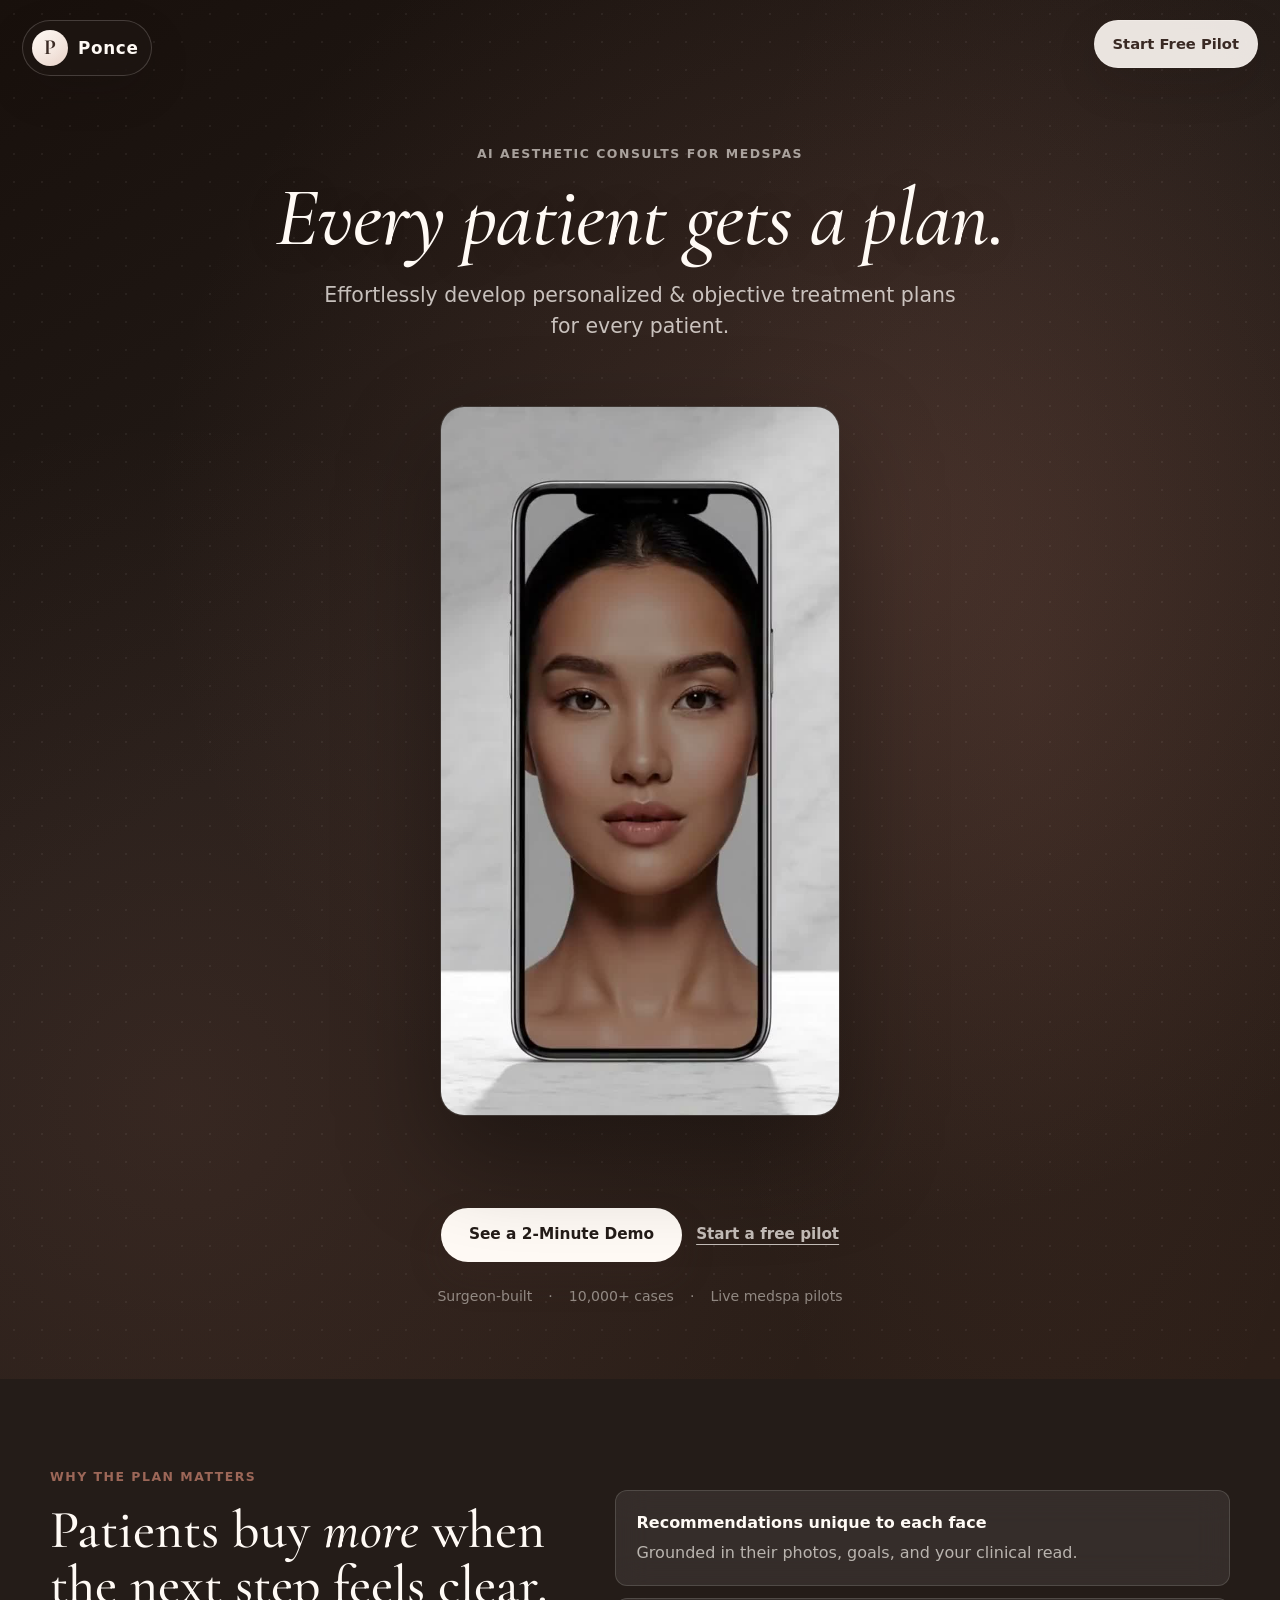
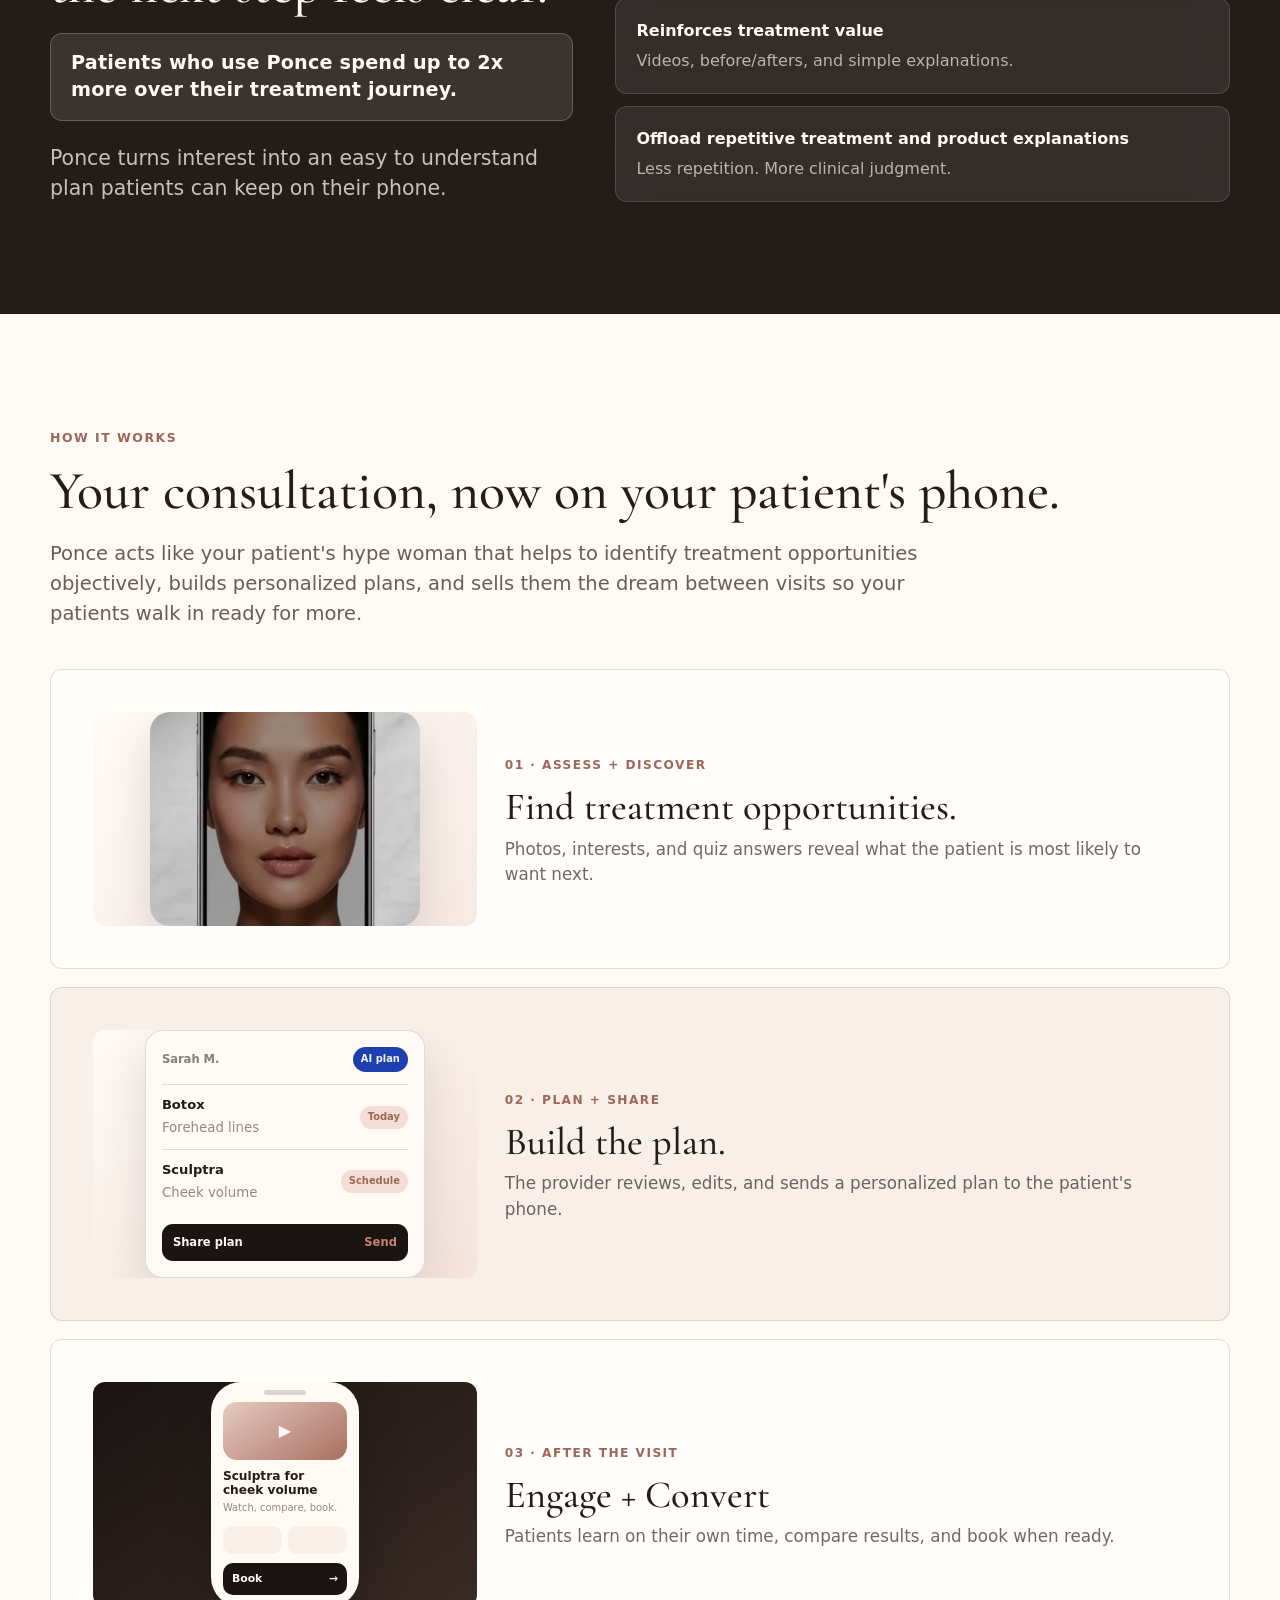
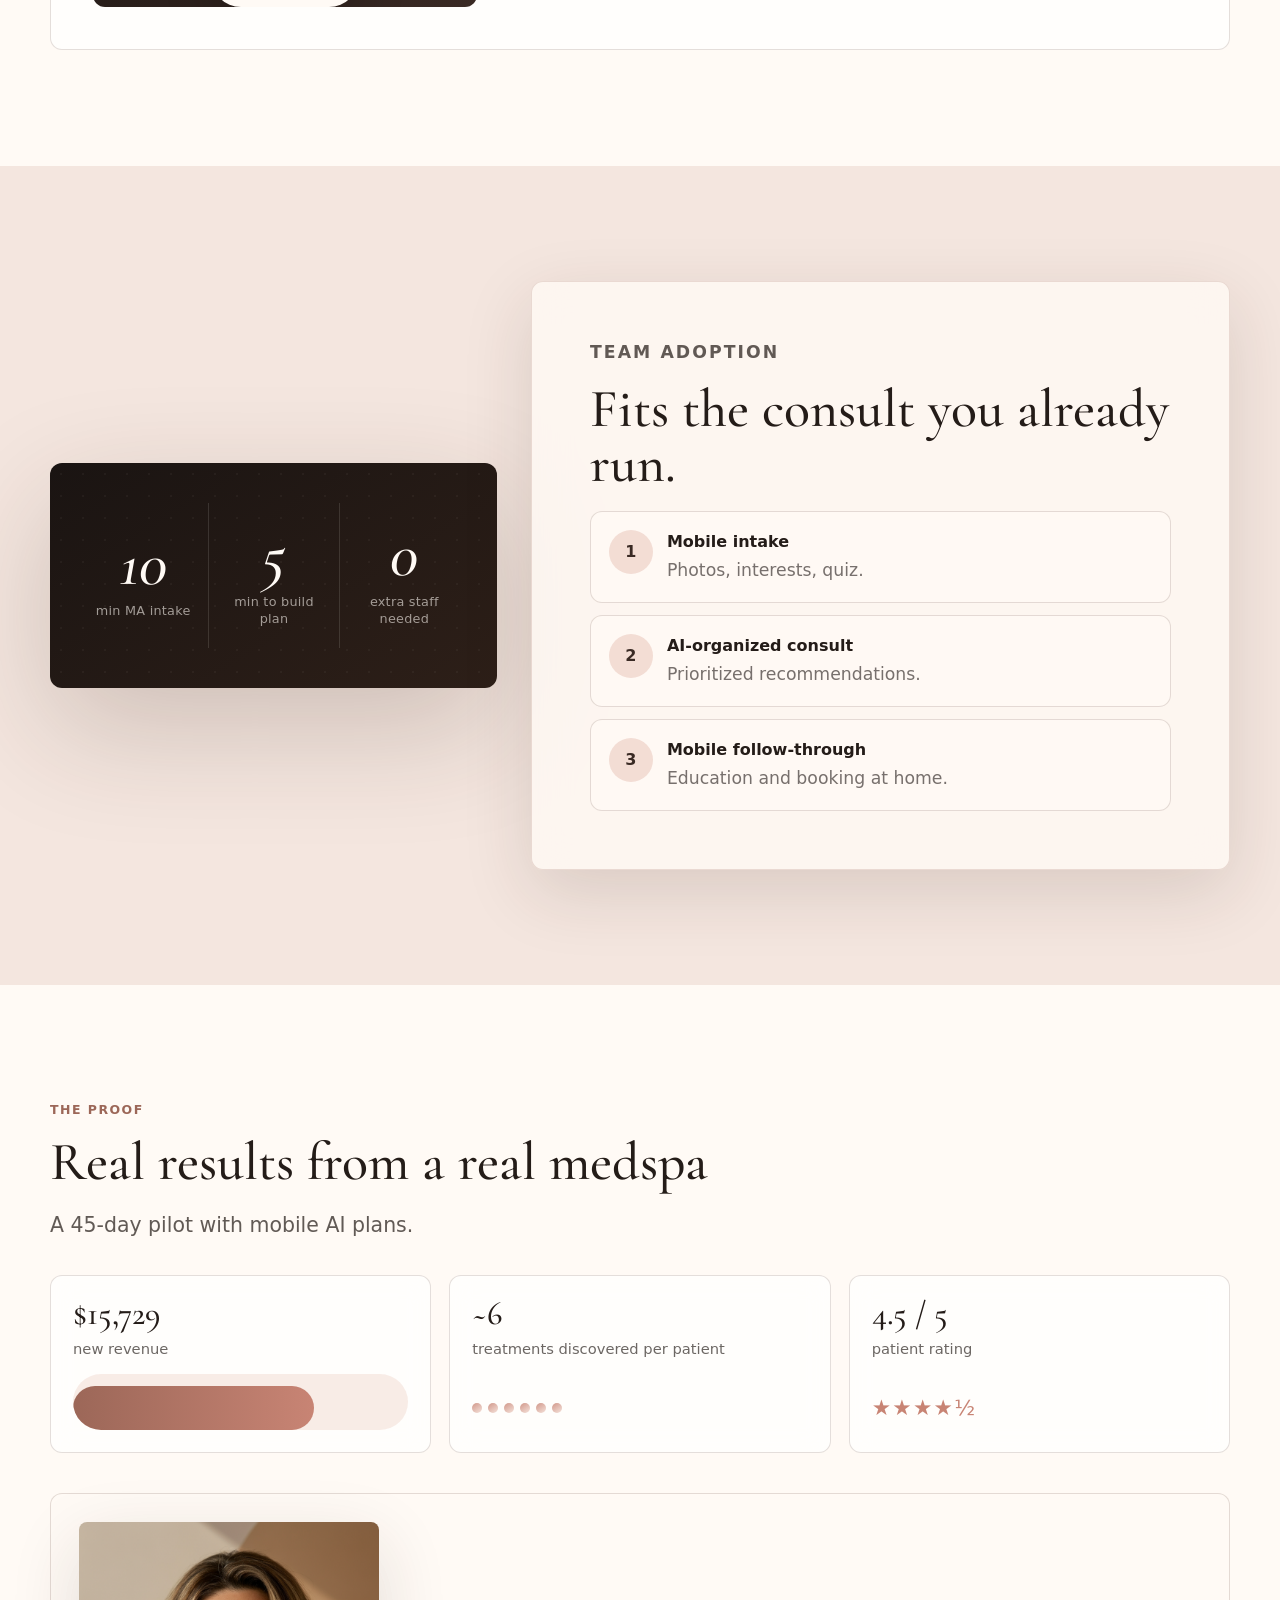
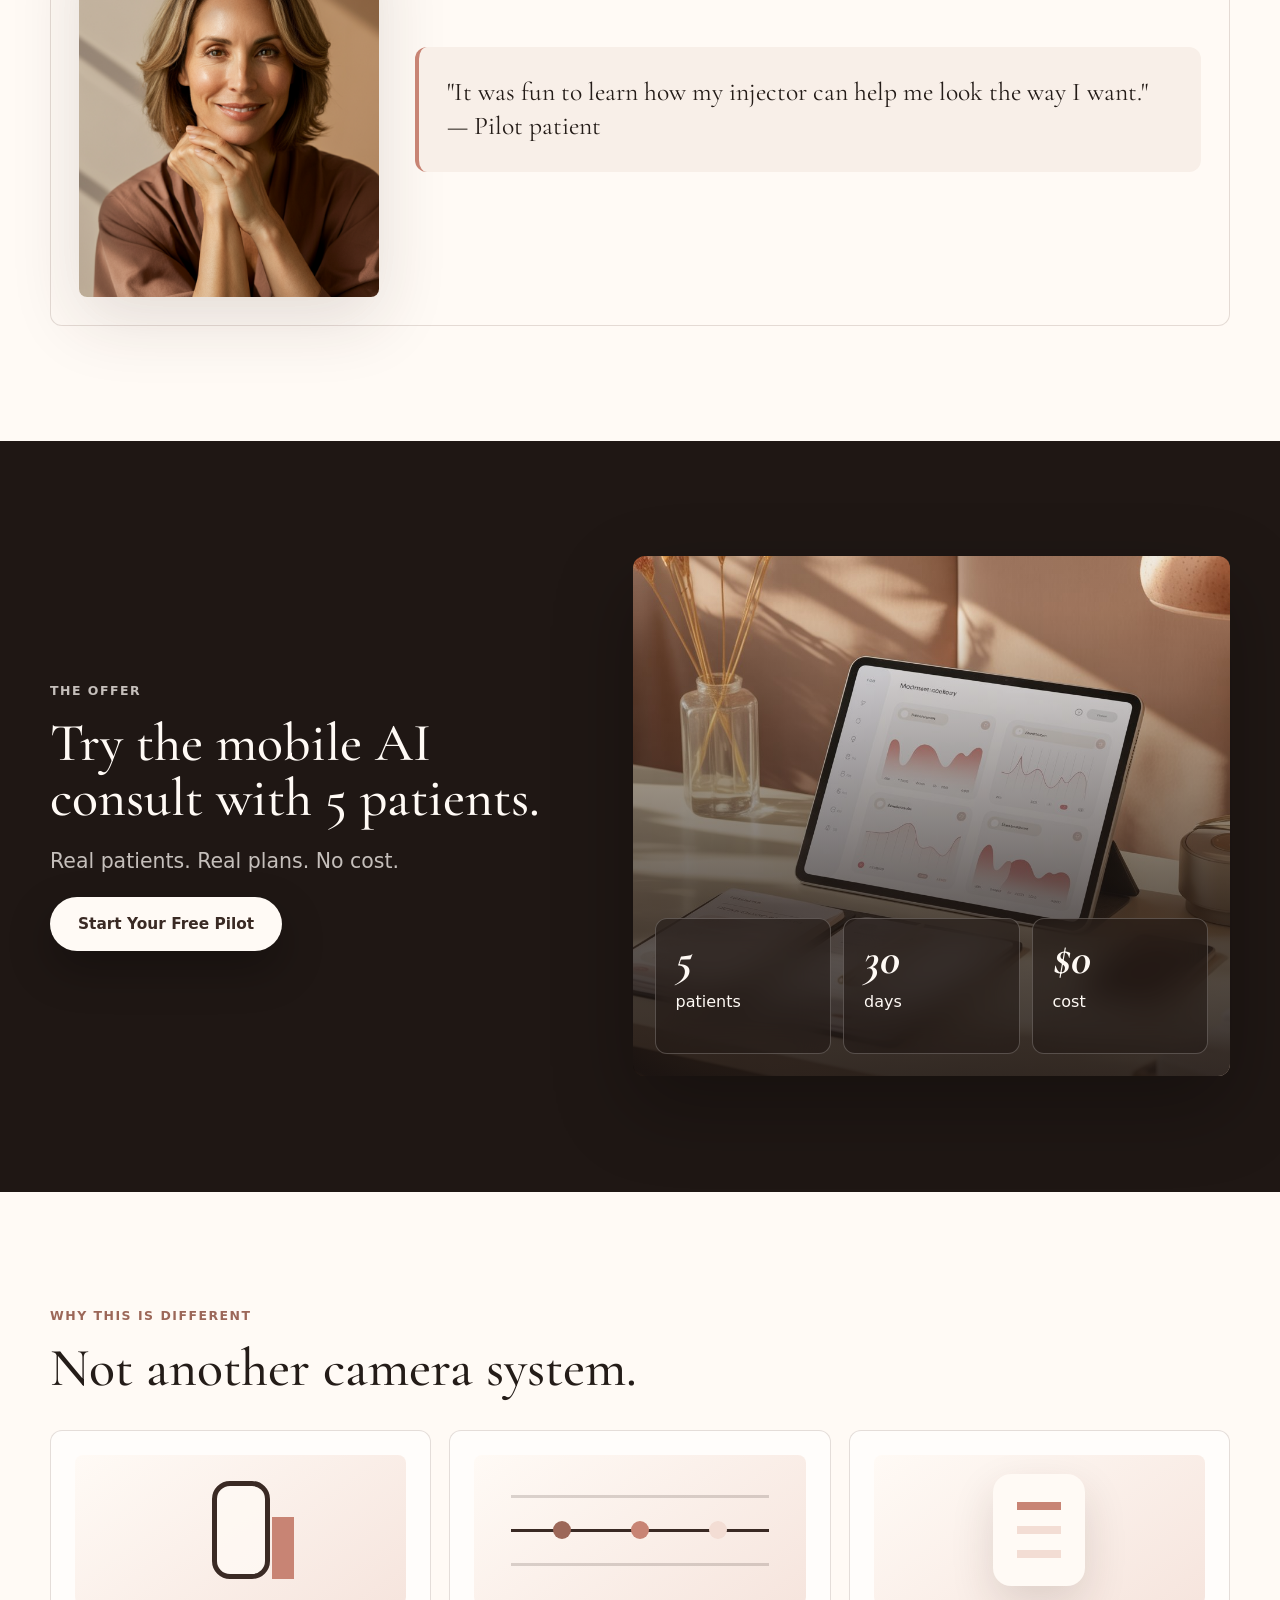
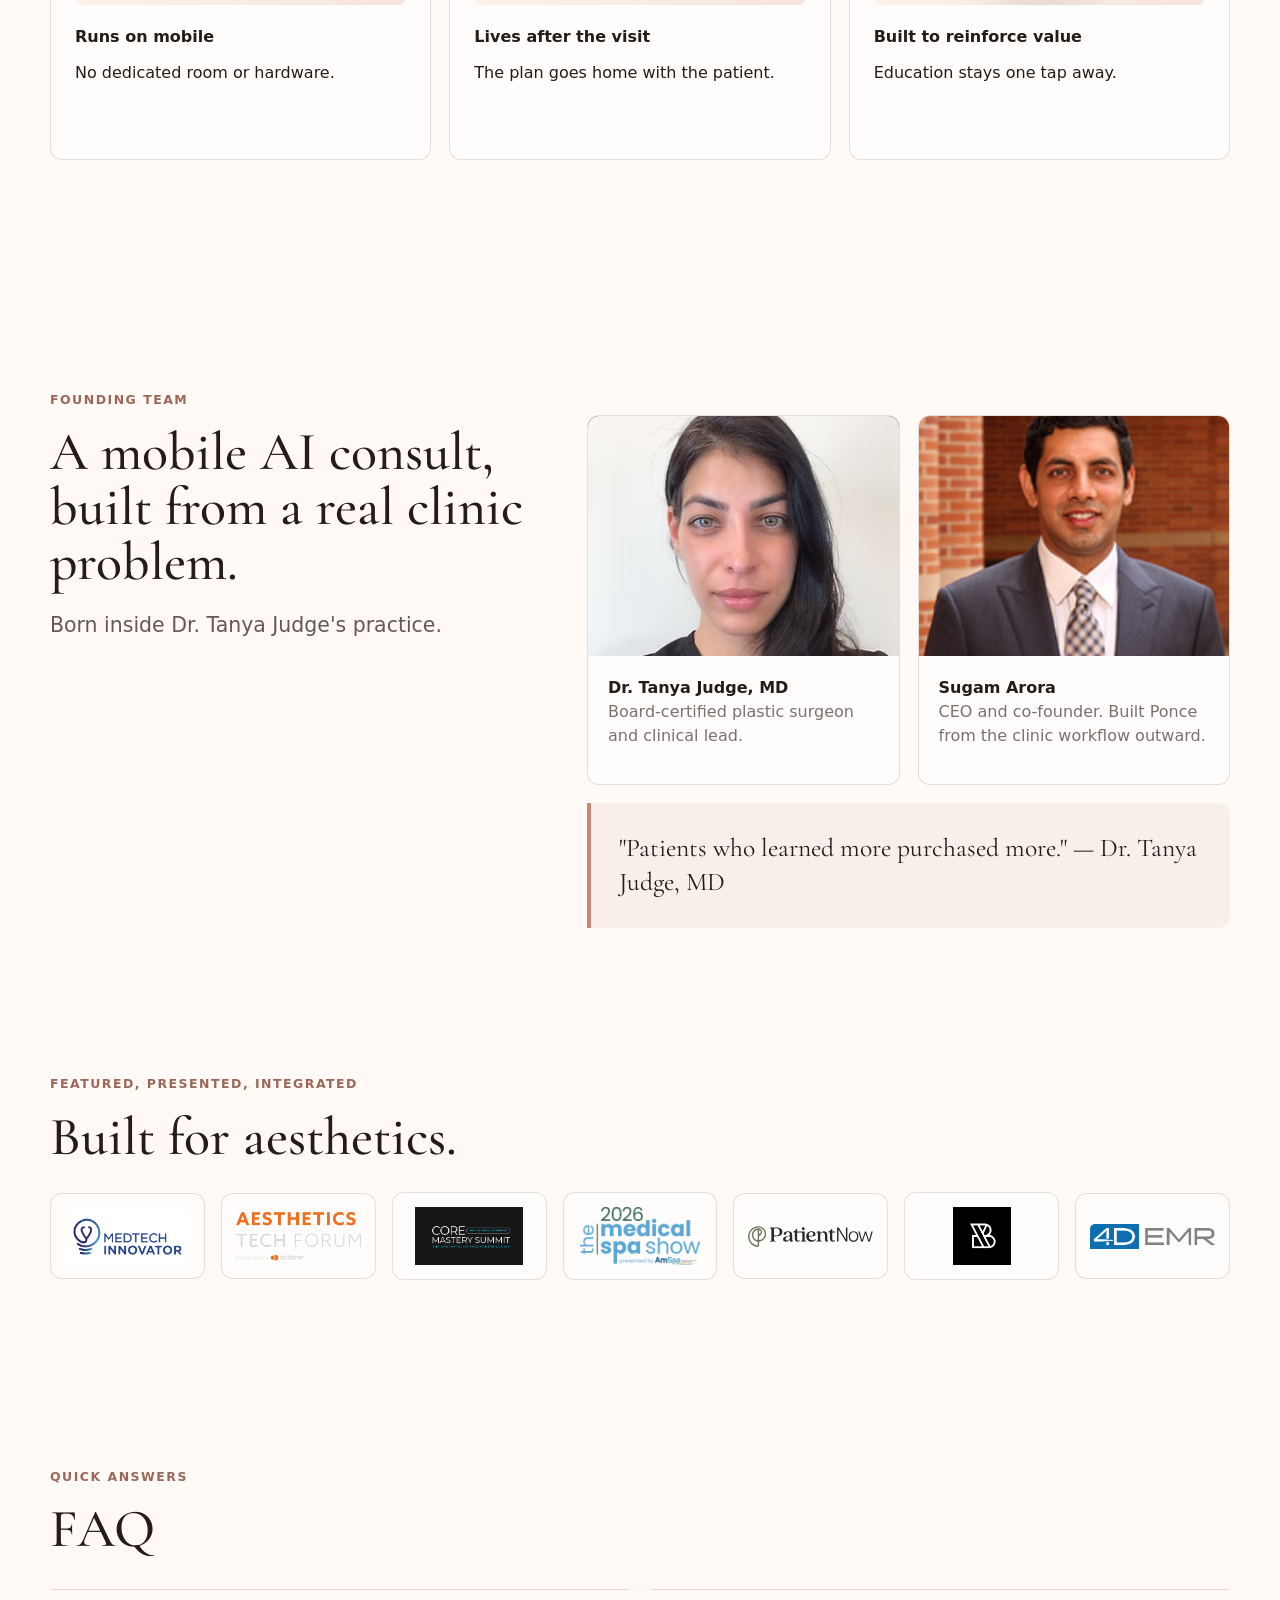
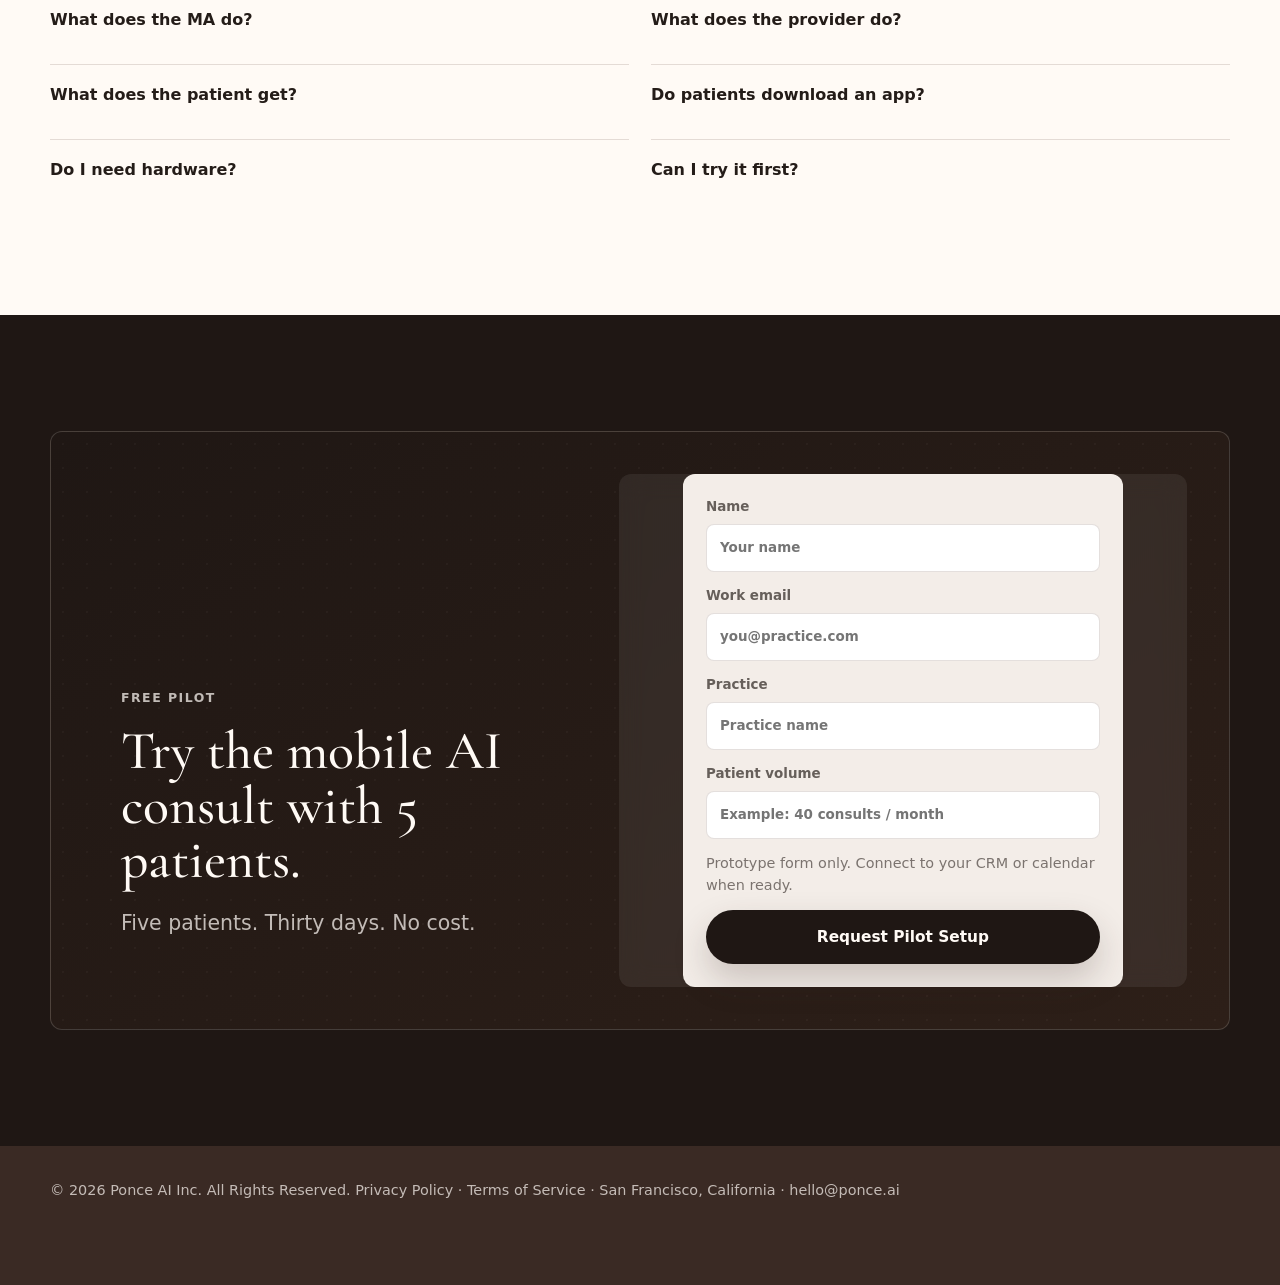
<file: ponce-ai-luxury-landing.html>
<!doctype html>
<html lang="en">
  <head>
    <meta charset="utf-8" />
    <meta name="viewport" content="width=device-width, initial-scale=1" />
    <title>Ponce AI | Modernize aesthetic consultations with AI</title>
    <meta
      name="description"
      content="Ponce AI modernizes aesthetic consultations with AI-powered assessment, shared treatment plans, and patient education that helps more patients book from home."
    />

    <link rel="preconnect" href="https://fonts.googleapis.com" />
    <link rel="preconnect" href="https://fonts.gstatic.com" crossorigin />
    <link
      href="https://fonts.googleapis.com/css2?family=Cormorant+Garamond:ital,wght@0,400;0,500;0,600;1,400;1,500&display=swap"
      rel="stylesheet"
    />

    <style>
      :root {
        --ink: #241c18;
        --espresso: #3a2a24;
        --clay: #9c6758;
        --rose: #c88474;
        --blush: #f3ddd4;
        --ivory: #fffaf5;
        --cream: #f8efe8;
        --mist: #ebe2da;
        --line: rgba(89, 58, 48, 0.16);
        --shadow: 0 22px 70px rgba(55, 35, 27, 0.14);
        --shadow-lg: 0 40px 120px rgba(55, 35, 27, 0.2);
        --max: 1180px;
        --font-display: "Cormorant Garamond", Georgia, "Times New Roman", serif;
        --r: 12px;
      }

      *,
      *::before,
      *::after {
        box-sizing: border-box;
      }
      html {
        scroll-behavior: smooth;
      }
      body {
        margin: 0;
        background: var(--ivory);
        color: var(--ink);
        font-family:
          Inter,
          ui-sans-serif,
          system-ui,
          -apple-system,
          BlinkMacSystemFont,
          "Segoe UI",
          sans-serif;
        line-height: 1.5;
        -webkit-font-smoothing: antialiased;
      }
      a {
        color: inherit;
      }
      .page {
        overflow: hidden;
      }
      .section {
        padding: clamp(76px, 9vw, 132px) 24px;
        scroll-margin-top: 24px;
      }
      .inner {
        max-width: var(--max);
        margin: 0 auto;
      }
      .eyebrow {
        margin: 0 0 16px;
        color: var(--clay);
        font-size: 0.78rem;
        font-weight: 800;
        letter-spacing: 0.12em;
        text-transform: uppercase;
      }
      h1,
      h2,
      h3,
      p {
        margin-top: 0;
      }
      h1 {
        max-width: 820px;
        margin-bottom: 24px;
        font-family: var(--font-display);
        font-size: clamp(3.2rem, 6.5vw, 6.5rem);
        line-height: 0.92;
        letter-spacing: -0.01em;
        font-weight: 500;
        font-style: italic;
      }
      h2 {
        margin-bottom: 20px;
        font-family: var(--font-display);
        font-size: clamp(2.4rem, 4.2vw, 4.6rem);
        line-height: 1.02;
        font-weight: 500;
      }
      h3 {
        font-size: 1.16rem;
        line-height: 1.2;
      }
      .lead {
        max-width: 660px;
        color: rgba(36, 28, 24, 0.72);
        font-size: clamp(1.08rem, 1.6vw, 1.32rem);
      }

      /* ─── BUTTONS ─────────────────────────────────────── */
      .button {
        display: inline-flex;
        align-items: center;
        justify-content: center;
        min-height: 54px;
        padding: 0 28px;
        border: 0;
        border-radius: 999px;
        background: #1f1714;
        color: #fffaf5;
        font: inherit;
        font-size: 0.96rem;
        font-weight: 800;
        text-decoration: none;
        cursor: pointer;
        transition:
          transform 240ms cubic-bezier(0.22, 0.68, 0, 1.2),
          box-shadow 240ms ease;
        box-shadow: 0 16px 34px rgba(58, 42, 36, 0.22);
      }
      .button:hover {
        transform: translateY(-2px);
        box-shadow: 0 22px 48px rgba(58, 42, 36, 0.3);
      }
      .button.secondary {
        background: transparent;
        color: var(--espresso);
        box-shadow: none;
        text-decoration: underline;
        text-underline-offset: 5px;
        min-height: auto;
        padding: 0;
      }

      /* ─── HERO ────────────────────────────────────────── */
      .hero {
        position: relative;
        min-height: 96vh;
        padding: 28px 24px 72px;
        display: flex;
        align-items: center;
        isolation: isolate;
        background:
          radial-gradient(
            ellipse at 68% 38%,
            rgba(156, 103, 88, 0.22) 0%,
            transparent 58%
          ),
          radial-gradient(
            ellipse at 14% 80%,
            rgba(200, 132, 116, 0.1) 0%,
            transparent 44%
          ),
          linear-gradient(148deg, #18100c 0%, #241c18 42%, #2d1f18 100%);
        color: #fffaf5;
        overflow: hidden;
      }
      .hero::before {
        content: "";
        position: absolute;
        inset: 0;
        pointer-events: none;
        z-index: 0;
        background-image: radial-gradient(
          circle,
          rgba(255, 250, 245, 0.055) 1px,
          transparent 1px
        );
        background-size: 28px 28px;
      }
      .hero::after {
        content: "";
        position: absolute;
        top: -20%;
        right: -8%;
        width: 55%;
        height: 140%;
        background: radial-gradient(
          ellipse at center,
          rgba(200, 132, 116, 0.07),
          transparent 68%
        );
        pointer-events: none;
        z-index: 0;
      }
      .brand-mark {
        position: fixed;
        top: 20px;
        left: 22px;
        z-index: 9999;
        display: inline-flex;
        align-items: center;
        gap: 10px;
        padding: 9px 13px 9px 9px;
        border: 1px solid rgba(255, 250, 245, 0.18);
        border-radius: 999px;
        background: rgba(31, 23, 20, 0.62);
        backdrop-filter: blur(18px);
        color: #fffaf5;
        font-weight: 900;
        font-size: 1.05rem;
        letter-spacing: 0.04em;
        box-shadow: 0 16px 44px rgba(24, 17, 14, 0.13);
        transition:
          width 220ms ease,
          height 220ms ease,
          transform 220ms ease,
          padding 220ms ease,
          gap 220ms ease;
      }
      .brand-icon {
        width: 36px;
        height: 36px;
        display: grid;
        place-items: center;
        border-radius: 50%;
        background:
          radial-gradient(
            circle at 50% 50%,
            rgba(255, 250, 245, 0.22),
            transparent 54%
          ),
          linear-gradient(145deg, #fffaf5, #e9d4ca);
        color: var(--espresso);
        font-family: var(--font-display);
        font-size: 1.35rem;
        line-height: 1;
        font-weight: 700;
      }
      .brand-word {
        line-height: 1;
      }
      body.has-scrolled .brand-mark {
        width: 48px;
        height: 48px;
        gap: 0;
        justify-content: center;
        padding: 6px;
        background: rgba(31, 23, 20, 0.78);
      }
      body.has-scrolled .brand-word {
        display: none;
      }
      .top-cta {
        position: fixed;
        top: 20px;
        right: 22px;
        z-index: 9999;
        display: inline-flex;
        align-items: center;
        justify-content: center;
        min-height: 48px;
        padding: 0 18px;
        border: 1px solid rgba(255, 250, 245, 0.22);
        border-radius: 999px;
        background: rgba(255, 250, 245, 0.9);
        color: var(--espresso);
        font: inherit;
        font-size: 0.92rem;
        font-weight: 900;
        text-decoration: none;
        cursor: pointer;
        backdrop-filter: blur(18px);
        box-shadow: 0 16px 44px rgba(24, 17, 14, 0.13);
        transition:
          transform 220ms ease,
          box-shadow 220ms ease;
      }
      .top-cta:hover {
        transform: translateY(-2px);
        box-shadow: 0 20px 54px rgba(24, 17, 14, 0.18);
      }
      .hero-grid {
        position: relative;
        z-index: 1;
        display: grid;
        grid-template-columns: 1fr;
        gap: clamp(28px, 5vw, 44px);
        align-items: start;
        width: 100%;
        min-height: calc(96vh - 84px);
      }
      .hero-copy {
        max-width: 940px;
        margin: 0 auto;
        padding: clamp(92px, 13vh, 148px) 0 0;
        text-align: center;
      }
      .hero-copy h1,
      .hero-copy .lead {
        margin-left: auto;
        margin-right: auto;
      }
      .hero .eyebrow {
        color: rgba(255, 250, 245, 0.6);
      }
      .hero h1 {
        color: #fffaf5;
        text-shadow: 0 2px 48px rgba(0, 0, 0, 0.16);
      }
      .hero .lead {
        color: rgba(255, 250, 245, 0.74);
      }
      .hero .button {
        background: #fffaf5;
        color: #241c18;
      }
      .hero .button:hover {
        background: #fff;
      }
      .hero-link {
        display: inline-flex;
        align-items: center;
        min-height: 32px;
        padding: 0;
        border: 0;
        background: transparent;
        color: rgba(255, 250, 245, 0.72);
        font: inherit;
        font-size: 0.95rem;
        font-weight: 700;
        text-decoration: underline;
        text-underline-offset: 5px;
        text-decoration-thickness: 1px;
        cursor: pointer;
      }
      .hero-actions {
        display: flex;
        flex-wrap: wrap;
        align-items: center;
        justify-content: center;
        gap: 14px;
        margin-top: 30px;
      }
      .trust-strip {
        display: flex;
        flex-wrap: wrap;
        justify-content: center;
        gap: 10px 16px;
        max-width: 860px;
        margin-left: auto;
        margin-right: auto;
        margin-top: 24px;
        color: rgba(255, 250, 245, 0.48);
        font-size: 0.88rem;
      }
      .trust-strip span:not(:last-child)::after {
        content: "·";
        margin-left: 16px;
      }
      .hero-footer {
        display: flex;
        flex-direction: column;
        align-items: center;
        margin-top: -10px;
      }

      /* ─── HERO PHONE MOCKUP ───────────────────────────── */
      .hero-visual {
        position: relative;
        display: grid;
        place-items: center;
        width: 100%;
        padding: 0 0 28px;
      }
      .phone-shell {
        position: relative;
        width: 240px;
        background: #141009;
        border-radius: 48px;
        padding: 14px 14px 24px;
        box-shadow:
          0 0 0 1px rgba(255, 250, 245, 0.1),
          0 60px 150px rgba(0, 0, 0, 0.58),
          inset 0 0 0 1px rgba(255, 250, 245, 0.05);
        animation: floatCard 7s ease-in-out infinite;
      }
      .phone-notch {
        position: absolute;
        top: 14px;
        left: 50%;
        transform: translateX(-50%);
        width: 88px;
        height: 24px;
        background: #141009;
        border-radius: 0 0 16px 16px;
        z-index: 10;
      }
      .phone-screen-inner {
        background: #fafaf8;
        border-radius: 34px;
        overflow: hidden;
        position: relative;
        height: 464px;
      }
      .hero-slide {
        position: absolute;
        inset: 0;
        opacity: 0;
        transition: opacity 700ms ease;
        display: flex;
        flex-direction: column;
      }
      .hero-slide.active {
        opacity: 1;
      }
      .hs-statusbar {
        display: flex;
        align-items: center;
        justify-content: space-between;
        padding: 10px 18px 6px;
        background: #1a1412;
        color: rgba(255, 250, 245, 0.82);
        font-size: 0.68rem;
        font-weight: 600;
        letter-spacing: 0.02em;
        flex-shrink: 0;
      }
      .hs-appbar {
        display: flex;
        align-items: center;
        min-height: 42px;
        padding: 0 16px;
        background: #fffaf5;
        border-bottom: 1px solid rgba(89, 58, 48, 0.12);
        gap: 8px;
        flex-shrink: 0;
      }
      .hs-back {
        font-size: 1.1rem;
        color: var(--rose);
        line-height: 1;
      }
      .hs-title {
        font-size: 0.78rem;
        font-weight: 700;
        color: var(--ink);
      }
      .hs-content {
        flex: 1;
        padding: 12px 16px;
        display: flex;
        flex-direction: column;
        gap: 9px;
        overflow: hidden;
      }
      .phone-home-bar {
        position: absolute;
        bottom: 10px;
        left: 50%;
        transform: translateX(-50%);
        width: 96px;
        height: 4px;
        border-radius: 999px;
        background: rgba(255, 250, 245, 0.22);
      }
      .phone-dots {
        display: flex;
        gap: 6px;
        justify-content: center;
        margin-top: 18px;
      }
      .hero-dot {
        width: 6px;
        height: 6px;
        border-radius: 50%;
        background: rgba(255, 250, 245, 0.28);
        transition:
          background 400ms ease,
          transform 400ms ease;
      }
      .hero-dot.active {
        background: var(--rose);
        transform: scale(1.35);
      }
      .hero-badge {
        position: absolute;
        display: inline-flex;
        align-items: center;
        gap: 8px;
        padding: 9px 14px;
        border: 1px solid rgba(255, 250, 245, 0.16);
        border-radius: 999px;
        background: rgba(28, 20, 17, 0.7);
        color: rgba(255, 250, 245, 0.92);
        font-size: 0.8rem;
        font-weight: 700;
        backdrop-filter: blur(18px);
        box-shadow: 0 12px 40px rgba(0, 0, 0, 0.22);
        white-space: nowrap;
        z-index: 2;
      }
      .hero-badge::before {
        content: "";
        width: 7px;
        height: 7px;
        border-radius: 50%;
        background: var(--rose);
        flex-shrink: 0;
      }
      .hero-badge.consult {
        top: 18%;
        left: -20px;
      }
      .hero-badge.plan {
        right: -18px;
        bottom: 22%;
      }

      /* ─── HERO CINEMATIC (single animated story) ────────── */
      .hero-cinematic {
        width: 100%;
        max-width: 400px;
        margin: 0 auto;
        position: relative;
      }
      .hc-frame {
        position: relative;
        width: 100%;
        min-height: clamp(360px, 52vw, 420px);
        border-radius: 24px;
        border: 1px solid rgba(255, 250, 245, 0.14);
        background: rgba(12, 9, 8, 0.45);
        box-shadow: 0 40px 100px rgba(0, 0, 0, 0.35);
        overflow: hidden;
        backdrop-filter: blur(20px);
      }
      .hc-video {
        width: 100%;
        height: 100%;
        min-height: clamp(360px, 52vw, 420px);
        display: block;
        object-fit: cover;
        object-position: center;
      }
      .hc-scene {
        position: absolute;
        inset: 0;
        display: grid;
        place-items: center;
        padding: 28px 22px;
        transition:
          opacity 0.65s ease,
          transform 0.65s cubic-bezier(0.22, 0.68, 0, 1);
        pointer-events: none;
      }
      .hc-scene--detect {
        z-index: 1;
      }
      .hc-scene--plan {
        z-index: 2;
        opacity: 0;
        transform: scale(0.94) translateY(12px);
      }
      .hc-scene--mobile {
        z-index: 3;
        opacity: 0;
        transform: translateX(36px) scale(0.96);
      }
      .hero-cinematic[data-step="0"] .hc-scene--detect,
      .hero-cinematic[data-step="1"] .hc-scene--detect,
      .hero-cinematic[data-step="2"] .hc-scene--detect {
        opacity: 1;
        transform: none;
      }
      .hero-cinematic[data-step="3"] .hc-scene--detect,
      .hero-cinematic[data-step="4"] .hc-scene--detect {
        opacity: 0;
        transform: scale(0.92) translateY(-16px);
      }
      .hero-cinematic[data-step="3"] .hc-scene--plan {
        opacity: 1;
        transform: none;
      }
      .hero-cinematic[data-step="4"] .hc-scene--plan {
        opacity: 0;
        transform: translateX(-28px) scale(0.96);
      }
      .hero-cinematic[data-step="4"] .hc-scene--mobile {
        opacity: 1;
        transform: none;
      }
      .hero-cinematic[data-step="static"] .hc-scene--detect,
      .hero-cinematic[data-step="static"] .hc-scene--plan {
        opacity: 0;
        transform: none;
        pointer-events: none;
      }
      .hero-cinematic[data-step="static"] .hc-scene--mobile {
        opacity: 1;
        transform: none;
      }
      .hc-photo-wrap {
        position: relative;
        width: min(100%, 300px);
        border-radius: 20px;
        overflow: hidden;
        box-shadow: 0 24px 60px rgba(0, 0, 0, 0.35);
      }
      .hc-photo {
        display: block;
        width: 100%;
        height: auto;
        vertical-align: middle;
        aspect-ratio: 4 / 5;
        object-fit: cover;
        object-position: center 40%;
      }
      .hc-face-mesh {
        position: absolute;
        inset: 0;
        z-index: 2;
        pointer-events: none;
        color: #9c6758;
        mix-blend-mode: multiply;
        opacity: 0;
        transition: opacity 0.55s ease;
      }
      .hc-face-mesh svg {
        width: 100%;
        height: 100%;
        display: block;
      }
      .hc-face-mesh path,
      .hc-face-mesh ellipse,
      .hc-face-mesh line,
      .hc-face-mesh polyline {
        fill: none;
        stroke: currentColor;
        stroke-width: 1.4;
        stroke-linecap: round;
        stroke-linejoin: round;
        opacity: 0.62;
        vector-effect: non-scaling-stroke;
      }
      .hc-face-mesh .mesh-soft {
        opacity: 0.24;
        stroke-width: 1;
      }
      .hc-face-mesh .mesh-focus {
        opacity: 0.86;
        stroke-width: 2;
      }
      .hc-scan-line {
        position: absolute;
        z-index: 3;
        left: 13%;
        right: 13%;
        top: 12%;
        height: 2px;
        border-radius: 999px;
        background: linear-gradient(
          90deg,
          transparent,
          rgba(156, 103, 88, 0.92),
          transparent
        );
        box-shadow: 0 0 18px rgba(156, 103, 88, 0.38);
        opacity: 0;
        pointer-events: none;
      }
      .hc-scan-line::after {
        content: "";
        position: absolute;
        left: 12%;
        right: 12%;
        top: -38px;
        height: 78px;
        background: linear-gradient(
          180deg,
          transparent,
          rgba(156, 103, 88, 0.12),
          transparent
        );
      }
      .hero-cinematic[data-step="1"] .hc-scan-line,
      .hero-cinematic[data-step="2"] .hc-scan-line {
        opacity: 1;
        animation: hcScanDown 2.6s ease-in-out infinite;
      }
      .hero-cinematic[data-step="1"] .hc-face-mesh,
      .hero-cinematic[data-step="2"] .hc-face-mesh {
        opacity: 1;
        animation: hcMeshGlow 2.6s ease-in-out infinite;
      }
      .hc-marker {
        position: absolute;
        width: 12px;
        height: 12px;
        border-radius: 50%;
        background: var(--rose);
        border: 2px solid #fffaf5;
        box-shadow: 0 0 0 4px rgba(200, 132, 116, 0.28);
        transform: translate(-50%, -50%) scale(0);
        opacity: 0;
        transition:
          opacity 0.45s ease,
          transform 0.55s cubic-bezier(0.22, 0.68, 0, 1.2);
      }
      .hero-cinematic[data-step="1"] .hc-marker,
      .hero-cinematic[data-step="2"] .hc-marker {
        opacity: 1;
        transform: translate(-50%, -50%) scale(1);
      }
      .hero-cinematic[data-step="1"] .hc-marker,
      .hero-cinematic[data-step="2"] .hc-marker {
        animation: hcMarkerPulse 1.8s ease-in-out infinite;
      }
      .hero-cinematic[data-step="2"] .hc-marker--a {
        animation-delay: 0s;
      }
      .hero-cinematic[data-step="2"] .hc-marker--b {
        animation-delay: 0.15s;
      }
      .hero-cinematic[data-step="2"] .hc-marker--c {
        animation-delay: 0.3s;
      }
      .hc-marker--a {
        top: 34%;
        left: 50%;
      }
      .hc-marker--b {
        top: 52%;
        left: 34%;
      }
      .hc-marker--c {
        top: 50%;
        left: 68%;
      }
      .hc-chip {
        position: absolute;
        left: 50%;
        bottom: 18px;
        transform: translateX(-50%) translateY(12px);
        padding: 10px 16px;
        border-radius: 999px;
        border: 1px solid rgba(255, 250, 245, 0.22);
        background: rgba(26, 20, 18, 0.88);
        color: #fffaf5;
        font-size: 0.82rem;
        font-weight: 800;
        letter-spacing: 0.02em;
        box-shadow: 0 16px 40px rgba(0, 0, 0, 0.35);
        opacity: 0;
        transition:
          opacity 0.5s ease,
          transform 0.5s cubic-bezier(0.22, 0.68, 0, 1.2);
        white-space: nowrap;
      }
      .hc-chip::before {
        content: "";
        display: inline-block;
        width: 7px;
        height: 7px;
        margin-right: 8px;
        border-radius: 50%;
        background: var(--rose);
        vertical-align: middle;
      }
      .hero-cinematic[data-step="2"] .hc-chip {
        opacity: 1;
        transform: translateX(-50%) translateY(0);
      }
      .hc-scene--detect {
        align-content: center;
      }
      .hc-detect-inner {
        position: relative;
        width: 100%;
        max-width: 300px;
        margin: 0 auto;
      }
      .hc-plan-card {
        width: min(100%, 280px);
        padding: 20px 22px;
        border-radius: 18px;
        background: #fffaf5;
        color: var(--ink);
        box-shadow: 0 28px 70px rgba(0, 0, 0, 0.28);
        border: 1px solid rgba(89, 58, 48, 0.12);
      }
      .hc-plan-label {
        font-size: 0.68rem;
        font-weight: 900;
        letter-spacing: 0.1em;
        text-transform: uppercase;
        color: rgba(58, 42, 36, 0.45);
        margin-bottom: 12px;
      }
      .hc-plan-row {
        display: flex;
        align-items: center;
        justify-content: space-between;
        gap: 14px;
        padding-top: 4px;
      }
      .hc-plan-row strong {
        font-size: 1.05rem;
        font-weight: 800;
      }
      .hc-plan-cta {
        padding: 8px 14px;
        border-radius: 999px;
        background: #1a1412;
        color: #fffaf5;
        font-size: 0.72rem;
        font-weight: 900;
        white-space: nowrap;
      }
      .hc-phone-outline {
        width: 200px;
        padding: 14px 12px 20px;
        border-radius: 32px;
        background: #141009;
        box-shadow:
          0 0 0 1px rgba(255, 250, 245, 0.1),
          0 40px 90px rgba(0, 0, 0, 0.45);
        position: relative;
      }
      .hc-phone-notch {
        position: absolute;
        top: 14px;
        left: 50%;
        transform: translateX(-50%);
        width: 72px;
        height: 22px;
        background: #141009;
        border-radius: 0 0 14px 14px;
        z-index: 2;
      }
      .hc-phone-body {
        margin-top: 18px;
        padding: 14px 12px 12px;
        border-radius: 22px;
        background: #fafaf8;
        color: var(--ink);
      }
      .hc-phone-thumb {
        height: 72px;
        display: grid;
        place-items: center;
        border-radius: 14px;
        background: linear-gradient(145deg, #e6cbc0, #a96f61);
        color: #fffaf5;
        font-size: 1.2rem;
        font-weight: 900;
      }
      .hc-phone-title {
        margin: 12px 0 0;
        font-size: 0.8rem;
        font-weight: 800;
      }
      .hc-phone-sub {
        margin: 4px 0 0;
        font-size: 0.68rem;
        color: rgba(36, 28, 24, 0.52);
      }
      .hc-phone-book {
        display: flex;
        align-items: center;
        justify-content: space-between;
        width: 100%;
        margin-top: 12px;
        padding: 10px 12px;
        border: 0;
        border-radius: 10px;
        background: #1a1412;
        color: #fffaf5;
        font: inherit;
        font-size: 0.72rem;
        font-weight: 900;
        cursor: default;
      }
      .hc-phone-book span {
        color: var(--rose);
        font-weight: 900;
      }
      .hc-live {
        margin: 16px 0 0;
        text-align: center;
        font-size: 0.8rem;
        font-weight: 600;
        color: rgba(255, 250, 245, 0.5);
        min-height: 1.4em;
        letter-spacing: 0.01em;
      }
      .hero-cinematic[data-step="static"] .hc-live {
        color: rgba(255, 250, 245, 0.55);
      }
      @keyframes hcMarkerPulse {
        0%,
        100% {
          box-shadow: 0 0 0 4px rgba(200, 132, 116, 0.28);
          transform: translate(-50%, -50%) scale(1);
        }
        50% {
          box-shadow: 0 0 0 10px rgba(200, 132, 116, 0.12);
          transform: translate(-50%, -50%) scale(1.08);
        }
      }
      @keyframes hcScanDown {
        0% {
          top: 12%;
          opacity: 0;
        }
        10% {
          opacity: 1;
        }
        86% {
          opacity: 1;
        }
        100% {
          top: 84%;
          opacity: 0;
        }
      }
      @keyframes hcMeshGlow {
        0%,
        100% {
          opacity: 0.7;
          filter: drop-shadow(0 0 0 rgba(156, 103, 88, 0));
        }
        50% {
          opacity: 1;
          filter: drop-shadow(0 0 8px rgba(156, 103, 88, 0.18));
        }
      }

      /* ─── HERO STORYBOARD (legacy panels — unused) ─────── */
      .hero-storyboard {
        width: 100%;
        min-height: 0;
        position: relative;
        display: grid;
        grid-template-columns: repeat(3, 1fr);
        gap: 18px;
      }
      .consult-panel {
        position: relative;
        min-height: 330px;
        padding: 18px;
        overflow: hidden;
        border: 1px solid rgba(255, 250, 245, 0.14);
        border-radius: 20px;
        background: rgba(255, 250, 245, 0.08);
        box-shadow: 0 24px 80px rgba(0, 0, 0, 0.22);
        backdrop-filter: blur(20px);
      }
      .consult-panel::before {
        content: "";
        position: absolute;
        inset: 0;
        background: linear-gradient(
          145deg,
          rgba(255, 250, 245, 0.12),
          transparent 50%
        );
        pointer-events: none;
      }
      .consult-panel.plan {
        background: rgba(255, 250, 245, 0.95);
        color: var(--ink);
      }
      .consult-panel.patient {
        background: linear-gradient(
          145deg,
          rgba(42, 31, 27, 0.96),
          rgba(105, 68, 58, 0.66)
        );
      }
      .consult-topline {
        position: relative;
        z-index: 2;
        display: flex;
        align-items: center;
        justify-content: space-between;
        margin-bottom: 14px;
        color: rgba(255, 250, 245, 0.64);
        font-size: 0.72rem;
        font-weight: 900;
        letter-spacing: 0.08em;
        text-transform: uppercase;
      }
      .consult-panel.plan .consult-topline {
        color: rgba(58, 42, 36, 0.48);
      }
      .consult-topline span:first-child {
        color: var(--rose);
      }
      .consult-panel-title {
        position: relative;
        z-index: 2;
        display: block;
        margin-top: 14px;
        color: #fffaf5;
        font-size: 1rem;
        line-height: 1.12;
      }
      .consult-panel.plan .consult-panel-title {
        color: var(--ink);
      }
      .scan-photo {
        position: relative;
        z-index: 1;
        height: 220px;
        overflow: hidden;
        border-radius: 18px;
        background: #241c18;
        box-shadow: 0 18px 54px rgba(0, 0, 0, 0.26);
      }
      .scan-photo img {
        width: 100%;
        height: 100%;
        display: block;
        object-fit: cover;
        object-position: center 44%;
      }
      .scan-photo::after {
        content: "";
        position: absolute;
        inset: 0;
        background: linear-gradient(
          180deg,
          transparent 54%,
          rgba(20, 14, 12, 0.42)
        );
        pointer-events: none;
      }
      .scan-marker {
        position: absolute;
        z-index: 2;
        width: 14px;
        height: 14px;
        border-radius: 50%;
        background: #3b82f6;
        border: 2px solid #eef2ff;
        box-shadow: 0 0 0 8px rgba(59, 130, 246, 0.18);
        transform: translate(-50%, -50%);
      }
      .scan-line {
        position: absolute;
        z-index: 2;
        left: 18px;
        right: 18px;
        top: 44%;
        height: 2px;
        background: linear-gradient(
          90deg,
          transparent,
          rgba(157, 214, 203, 0.86),
          transparent
        );
        box-shadow: 0 0 20px rgba(157, 214, 203, 0.42);
      }
      .scan-result {
        position: relative;
        z-index: 2;
        width: calc(100% - 28px);
        margin: -26px auto 0;
        padding: 11px 12px;
        border: 1px solid rgba(255, 250, 245, 0.16);
        border-radius: 14px;
        background: rgba(26, 20, 18, 0.9);
        color: #fffaf5;
        box-shadow: 0 16px 38px rgba(0, 0, 0, 0.26);
        backdrop-filter: blur(16px);
      }
      .scan-result small {
        display: block;
        color: rgba(255, 250, 245, 0.52);
        font-size: 0.64rem;
        font-weight: 900;
        letter-spacing: 0.08em;
        text-transform: uppercase;
      }
      .scan-result strong {
        display: block;
        margin-top: 3px;
        font-size: 0.82rem;
        line-height: 1.12;
      }
      .provider-workspace {
        position: relative;
        z-index: 1;
        min-height: 230px;
        padding: 14px;
        border: 1px solid var(--line);
        border-radius: 16px;
        background: #fffaf5;
        box-shadow: 0 18px 46px rgba(58, 42, 36, 0.12);
      }
      .provider-head {
        display: flex;
        align-items: center;
        justify-content: space-between;
        gap: 10px;
        margin-bottom: 12px;
      }
      .provider-avatar {
        display: flex;
        align-items: center;
        gap: 8px;
        color: rgba(36, 28, 24, 0.58);
        font-size: 0.66rem;
        font-weight: 800;
      }
      .provider-avatar i {
        width: 30px;
        height: 30px;
        display: grid;
        place-items: center;
        border-radius: 50%;
        background: var(--blush);
        color: var(--clay);
        font-style: normal;
      }
      .ai-chip {
        padding: 5px 8px;
        border-radius: 999px;
        background: #1e40af;
        color: #eef2ff;
        font-size: 0.6rem;
        font-weight: 900;
        white-space: nowrap;
      }
      .provider-plan-list {
        display: grid;
        gap: 8px;
      }
      .provider-plan-row {
        display: grid;
        grid-template-columns: 1fr auto;
        gap: 10px;
        align-items: center;
        padding: 10px;
        border: 1px solid var(--line);
        border-radius: 12px;
        background: rgba(250, 244, 239, 0.74);
      }
      .provider-plan-row strong {
        display: block;
        font-size: 0.8rem;
      }
      .provider-plan-row small {
        color: rgba(36, 28, 24, 0.5);
        font-size: 0.66rem;
      }
      .provider-plan-row span {
        padding: 4px 8px;
        border-radius: 999px;
        background: var(--blush);
        color: var(--clay);
        font-size: 0.62rem;
        font-weight: 900;
      }
      .provider-plan-row:first-child span {
        background: #1a1412;
        color: #fffaf5;
      }
      .provider-share {
        display: flex;
        align-items: center;
        justify-content: space-between;
        margin-top: 10px;
        padding: 10px;
        border-radius: 12px;
        background: #1a1412;
        color: #fffaf5;
        font-size: 0.72rem;
        font-weight: 900;
      }
      .provider-share span {
        color: var(--rose);
      }
      .patient-phone-art {
        position: relative;
        z-index: 1;
        width: min(100%, 174px);
        min-height: 232px;
        margin: 0 auto;
        padding: 19px 12px 12px;
        border-radius: 30px;
        background: #fffaf5;
        color: var(--ink);
        box-shadow: 0 20px 56px rgba(0, 0, 0, 0.28);
      }
      .patient-phone-art::before {
        content: "";
        position: absolute;
        top: 8px;
        left: 50%;
        width: 46px;
        height: 5px;
        border-radius: 999px;
        background: rgba(36, 28, 24, 0.16);
        transform: translateX(-50%);
      }
      .patient-video-thumb {
        height: 76px;
        display: grid;
        place-items: center;
        margin-top: 7px;
        border-radius: 16px;
        background: linear-gradient(145deg, #e6cbc0, #a96f61);
        color: #fffaf5;
        font-weight: 900;
      }
      .patient-rec {
        margin-top: 10px;
      }
      .patient-rec strong {
        display: block;
        font-size: 0.8rem;
        line-height: 1.1;
      }
      .patient-rec small {
        display: block;
        margin-top: 4px;
        color: rgba(36, 28, 24, 0.54);
        font-size: 0.64rem;
      }
      .patient-before-after {
        display: grid;
        grid-template-columns: 1fr 1fr;
        gap: 6px;
        margin-top: 10px;
      }
      .patient-before-after span {
        height: 30px;
        border-radius: 10px;
        background: linear-gradient(145deg, #ead2c8, #c89586);
      }
      .patient-book {
        display: flex;
        justify-content: space-between;
        margin-top: 10px;
        padding: 9px 10px;
        border-radius: 10px;
        background: #1a1412;
        color: #fffaf5;
        font-size: 0.7rem;
        font-weight: 900;
      }
      .story-card {
        position: relative;
        overflow: hidden;
        min-height: 312px;
        border: 1px solid rgba(255, 250, 245, 0.14);
        border-radius: 18px;
        background: rgba(255, 250, 245, 0.08);
        backdrop-filter: blur(20px);
        box-shadow: 0 24px 80px rgba(0, 0, 0, 0.22);
      }
      .story-card::before {
        content: "";
        position: absolute;
        inset: 0;
        background: linear-gradient(
          145deg,
          rgba(255, 250, 245, 0.12),
          transparent 46%
        );
        pointer-events: none;
      }
      .story-card.detect,
      .story-card.plan,
      .story-card.educate {
        padding: 22px;
      }
      .story-card.plan {
        background: rgba(255, 250, 245, 0.94);
        color: var(--ink);
      }
      .story-label {
        position: relative;
        z-index: 1;
        display: flex;
        align-items: center;
        justify-content: space-between;
        margin-bottom: 16px;
        color: rgba(255, 250, 245, 0.64);
        font-size: 0.72rem;
        font-weight: 900;
        letter-spacing: 0.08em;
        text-transform: uppercase;
      }
      .story-card.plan .story-label {
        color: rgba(58, 42, 36, 0.48);
      }
      .story-label span {
        color: var(--rose);
      }
      .phase-title {
        position: relative;
        z-index: 1;
        display: block;
        margin-top: 14px;
        color: #fffaf5;
        font-size: 1rem;
        line-height: 1.2;
      }
      .story-card.plan .phase-title {
        color: var(--ink);
      }
      .phase-copy {
        position: relative;
        z-index: 1;
        margin: 6px 0 0;
        color: rgba(255, 250, 245, 0.62);
        font-size: 0.88rem;
      }
      .story-card.plan .phase-copy {
        color: rgba(36, 28, 24, 0.58);
      }
      .detect-visual {
        position: relative;
        z-index: 1;
        margin: 0 auto 14px;
        max-width: 206px;
      }
      .story-face {
        position: relative;
        z-index: 1;
        width: 118px;
        height: 148px;
        margin: 6px auto 14px;
      }
      .story-face-oval {
        width: 100%;
        height: 100%;
        border-radius: 50% 50% 46% 46%;
        background: linear-gradient(
          170deg,
          #f0d4c8 0%,
          #d49a8b 55%,
          #ae6f62 100%
        );
        border: 1px solid rgba(255, 250, 245, 0.26);
        box-shadow:
          inset 16px 0 34px rgba(255, 250, 245, 0.12),
          inset -18px -12px 30px rgba(58, 42, 36, 0.18);
      }
      .story-face-oval::before {
        content: "";
        position: absolute;
        top: 38%;
        left: 24%;
        width: 13px;
        height: 8px;
        border-radius: 50%;
        background: rgba(45, 28, 24, 0.62);
        box-shadow: 46px 0 0 rgba(45, 28, 24, 0.62);
      }
      .annotated-face-card {
        position: relative;
        z-index: 1;
        display: block;
        width: 100%;
        height: 172px;
        border-radius: 20px;
        object-fit: cover;
        object-position: center 45%;
        border: 1px solid rgba(255, 250, 245, 0.22);
        box-shadow: 0 18px 54px rgba(0, 0, 0, 0.28);
      }
      .opportunity-pill {
        position: absolute;
        left: 50%;
        bottom: -10px;
        z-index: 2;
        transform: translateX(-50%);
        display: inline-flex;
        align-items: center;
        gap: 8px;
        min-width: 178px;
        padding: 10px 12px;
        border: 1px solid rgba(255, 250, 245, 0.2);
        border-radius: 999px;
        background: rgba(26, 20, 18, 0.84);
        color: #fffaf5;
        box-shadow: 0 16px 42px rgba(0, 0, 0, 0.28);
        backdrop-filter: blur(14px);
        font-size: 0.76rem;
        font-weight: 850;
      }
      .opportunity-pill::before {
        content: "";
        width: 8px;
        height: 8px;
        border-radius: 50%;
        background: var(--rose);
        flex-shrink: 0;
      }
      .story-scan-line {
        position: absolute;
        left: -18px;
        right: -18px;
        top: 30%;
        height: 2px;
        background: linear-gradient(
          90deg,
          transparent,
          rgba(255, 250, 245, 0.86),
          transparent
        );
        box-shadow: 0 0 22px rgba(255, 250, 245, 0.44);
        animation: scanMove 3.2s ease-in-out infinite;
      }
      .story-dot {
        position: absolute;
        width: 12px;
        height: 12px;
        border-radius: 50%;
        background: var(--rose);
        border: 2px solid #fffaf5;
        box-shadow: 0 0 0 5px rgba(200, 132, 116, 0.22);
        transform: translate(-50%, -50%);
      }
      .story-suggestion-stack {
        position: relative;
        z-index: 1;
        display: grid;
        gap: 8px;
      }
      .story-suggestion {
        display: flex;
        align-items: center;
        justify-content: space-between;
        gap: 10px;
        padding: 9px 10px;
        border-radius: 12px;
        background: rgba(255, 250, 245, 0.12);
        color: rgba(255, 250, 245, 0.84);
        font-size: 0.76rem;
        font-weight: 850;
      }
      .story-suggestion span {
        padding: 3px 7px;
        border-radius: 999px;
        background: var(--rose);
        color: #fffaf5;
        font-size: 0.64rem;
        white-space: nowrap;
      }
      .story-plan-head {
        position: relative;
        z-index: 1;
        margin-bottom: 18px;
      }
      .story-plan-head strong {
        display: block;
        font-family: var(--font-display);
        font-size: 2.25rem;
        line-height: 0.95;
        font-weight: 500;
      }
      .story-plan-head p {
        margin: 8px 0 0;
        color: rgba(36, 28, 24, 0.58);
        font-size: 0.88rem;
      }
      .story-plan-list {
        position: relative;
        z-index: 1;
        display: grid;
        gap: 10px;
      }
      .story-plan-item {
        display: grid;
        grid-template-columns: 28px 1fr auto;
        gap: 10px;
        align-items: center;
        padding: 12px;
        border: 1px solid var(--line);
        border-radius: 12px;
        background: rgba(255, 250, 245, 0.84);
      }
      .story-plan-item i {
        width: 28px;
        height: 28px;
        display: grid;
        place-items: center;
        border-radius: 50%;
        background: var(--blush);
        color: var(--clay);
        font-style: normal;
        font-weight: 900;
        font-size: 0.72rem;
      }
      .story-plan-item strong {
        display: block;
        font-size: 0.86rem;
      }
      .story-plan-item small {
        color: rgba(36, 28, 24, 0.54);
      }
      .story-plan-item span {
        padding: 4px 8px;
        border-radius: 999px;
        background: #1a1412;
        color: #fffaf5;
        font-size: 0.66rem;
        font-weight: 900;
      }
      .story-plan-item:nth-child(2) span,
      .story-plan-item:nth-child(3) span {
        background: var(--blush);
        color: var(--clay);
      }
      .plan-share-footer {
        position: relative;
        z-index: 1;
        display: flex;
        align-items: center;
        justify-content: space-between;
        gap: 10px;
        margin-top: 12px;
        padding: 10px 12px;
        border-radius: 12px;
        background: #1a1412;
        color: #fffaf5;
        font-size: 0.76rem;
        font-weight: 900;
      }
      .plan-share-footer span {
        color: var(--rose);
        white-space: nowrap;
      }
      .story-education-card {
        position: relative;
        z-index: 1;
        padding: 14px;
        border-radius: 14px;
        background: #fffaf5;
        color: var(--ink);
      }
      .story-education-card strong {
        display: block;
        margin-bottom: 6px;
      }
      .story-education-card p {
        margin: 0;
        color: rgba(36, 28, 24, 0.56);
        font-size: 0.78rem;
      }
      .story-education-row {
        display: flex;
        gap: 8px;
        margin-top: 12px;
      }
      .story-education-pill {
        flex: 1;
        padding: 8px;
        border-radius: 9px;
        background: var(--cream);
        color: var(--clay);
        font-size: 0.72rem;
        font-weight: 800;
        text-align: center;
      }
      .story-book {
        margin-top: 10px;
        padding: 10px 12px;
        border-radius: 10px;
        background: #1a1412;
        color: #fffaf5;
        font-size: 0.8rem;
        font-weight: 900;
        display: flex;
        justify-content: space-between;
      }
      .education-phone {
        position: relative;
        z-index: 1;
        width: min(100%, 180px);
        margin: 0 auto 14px;
        padding: 18px 12px 12px;
        border-radius: 28px;
        background: #fffaf5;
        color: var(--ink);
        box-shadow: 0 18px 54px rgba(0, 0, 0, 0.24);
      }
      .education-phone::before {
        content: "";
        position: absolute;
        top: 8px;
        left: 50%;
        width: 44px;
        height: 5px;
        border-radius: 999px;
        background: rgba(36, 28, 24, 0.16);
        transform: translateX(-50%);
      }
      .education-video {
        height: 74px;
        display: grid;
        place-items: center;
        margin-top: 6px;
        border-radius: 16px;
        background: linear-gradient(145deg, #ead2c8, #b87868);
        color: #fffaf5;
        font-size: 1.1rem;
        font-weight: 900;
      }
      .education-phone strong {
        display: block;
        margin-top: 10px;
        font-size: 0.82rem;
      }
      .education-phone small {
        display: block;
        margin-top: 3px;
        color: rgba(36, 28, 24, 0.54);
        font-size: 0.66rem;
      }
      .education-proof-row {
        display: grid;
        grid-template-columns: 1fr 1fr;
        gap: 6px;
        margin-top: 10px;
      }
      .education-proof-row span {
        height: 28px;
        border-radius: 9px;
        background: var(--cream);
      }
      .education-book {
        display: flex;
        justify-content: space-between;
        margin-top: 10px;
        padding: 9px 10px;
        border-radius: 10px;
        background: #1a1412;
        color: #fffaf5;
        font-size: 0.72rem;
        font-weight: 900;
      }
      .story-arrow {
        position: absolute;
        z-index: 3;
        width: 42px;
        height: 42px;
        display: grid;
        place-items: center;
        border-radius: 50%;
        background: #fffaf5;
        color: var(--espresso);
        box-shadow: 0 14px 44px rgba(0, 0, 0, 0.24);
        font-weight: 900;
      }
      .story-arrow.one {
        left: calc(50% - 34px);
        top: 36%;
      }
      .story-arrow.two {
        left: calc(50% - 34px);
        bottom: 25%;
      }
      .phase-plan-mini {
        position: relative;
        z-index: 1;
        display: grid;
        gap: 10px;
        margin: 28px 0 20px;
      }
      .phase-plan-mini span {
        height: 42px;
        border: 1px solid var(--line);
        border-radius: 12px;
        background: rgba(255, 250, 245, 0.76);
      }
      .phase-plan-mini span:nth-child(1) {
        width: 100%;
      }
      .phase-plan-mini span:nth-child(2) {
        width: 78%;
      }
      .phase-plan-mini span:nth-child(3) {
        width: 58%;
      }
      .phase-phone-mini {
        position: relative;
        z-index: 1;
        width: 124px;
        height: 174px;
        margin: 2px auto 16px;
        padding: 16px 12px;
        border-radius: 26px;
        background: #fffaf5;
        box-shadow: inset 0 0 0 1px rgba(89, 58, 48, 0.12);
      }
      .phase-phone-mini::before {
        content: "";
        position: absolute;
        top: 8px;
        left: 50%;
        width: 42px;
        height: 5px;
        border-radius: 999px;
        background: rgba(36, 28, 24, 0.18);
        transform: translateX(-50%);
      }
      .phase-phone-mini span {
        display: block;
        height: 28px;
        margin-top: 12px;
        border-radius: 9px;
        background: var(--cream);
      }
      .phase-phone-mini span:last-child {
        height: 42px;
        background: #1a1412;
      }

      .why-plan {
        background: #241c18;
        color: #fffaf5;
        padding: clamp(54px, 7vw, 90px) 24px;
      }
      .why-plan-grid {
        display: grid;
        grid-template-columns: 0.92fr 1.08fr;
        gap: 42px;
        align-items: center;
      }
      .why-plan h2 {
        max-width: 760px;
      }
      .why-plan .lead {
        color: rgba(255, 250, 245, 0.74);
      }
      .why-plan-callout {
        margin: 18px 0 22px;
        padding: 16px 20px;
        max-width: 640px;
        border-radius: var(--r);
        border: 1px solid rgba(255, 250, 245, 0.22);
        background: rgba(255, 250, 245, 0.1);
        color: #fffaf5;
        font-size: clamp(1.02rem, 1.65vw, 1.2rem);
        font-weight: 750;
        line-height: 1.4;
        letter-spacing: 0.01em;
      }
      .confidence-stack {
        display: grid;
        gap: 12px;
      }
      .confidence-card {
        padding: 20px;
        border: 1px solid rgba(255, 250, 245, 0.14);
        border-radius: var(--r);
        background: rgba(255, 250, 245, 0.08);
        backdrop-filter: blur(16px);
      }
      .confidence-card strong {
        display: block;
        margin-bottom: 6px;
        color: #fffaf5;
      }
      .confidence-card p {
        margin: 0;
        color: rgba(255, 250, 245, 0.66);
      }

      /* ─── HERO SLIDE: MINI COMPONENTS ────────────────── */
      .hs-patient {
        display: flex;
        align-items: center;
        gap: 8px;
        padding: 7px 10px;
        background: white;
        border-radius: 8px;
        border: 1px solid var(--line);
      }
      .hs-avatar {
        width: 28px;
        height: 28px;
        border-radius: 50%;
        background: linear-gradient(145deg, var(--blush), var(--cream));
        border: 1.5px solid rgba(200, 132, 116, 0.32);
        display: grid;
        place-items: center;
        font-size: 0.6rem;
        font-weight: 800;
        color: var(--clay);
        flex-shrink: 0;
      }
      .hs-patient-name {
        font-size: 0.7rem;
        font-weight: 700;
        color: var(--ink);
        line-height: 1.2;
      }
      .hs-patient-meta {
        font-size: 0.6rem;
        color: rgba(36, 28, 24, 0.5);
      }
      .hs-photos {
        display: grid;
        grid-template-columns: 1fr 1fr;
        gap: 6px;
      }
      .hs-photo-block {
        border-radius: 7px;
        overflow: hidden;
        border: 1px solid var(--line);
      }
      .hs-photo-img {
        height: 54px;
        background: linear-gradient(145deg, #f0d4c8, #d0988a);
        display: flex;
        align-items: center;
        justify-content: center;
      }
      .hs-photo-face {
        width: 26px;
        height: 34px;
        border-radius: 50% 50% 46% 46%;
        background: linear-gradient(180deg, #dba090, #c07868);
        opacity: 0.9;
      }
      .hs-photo-face.side {
        border-radius: 46% 54% 52% 48% / 50% 38% 62% 50%;
      }
      .hs-photo-label {
        padding: 3px 6px;
        font-size: 0.58rem;
        font-weight: 700;
        color: rgba(36, 28, 24, 0.5);
        background: rgba(255, 250, 245, 0.85);
        text-align: center;
        border-top: 1px solid var(--line);
      }
      .hs-label {
        font-size: 0.6rem;
        font-weight: 800;
        color: rgba(36, 28, 24, 0.44);
        letter-spacing: 0.08em;
        text-transform: uppercase;
      }
      .hs-chips {
        display: flex;
        flex-wrap: wrap;
        gap: 4px;
      }
      .hs-chip {
        padding: 3px 8px;
        border-radius: 999px;
        font-size: 0.62rem;
        font-weight: 700;
        background: var(--rose);
        color: #fffaf5;
      }
      .hs-chip.empty {
        background: var(--blush);
        color: var(--clay);
      }
      .hs-status {
        display: flex;
        align-items: center;
        gap: 6px;
        font-size: 0.62rem;
        font-weight: 600;
        color: rgba(36, 28, 24, 0.58);
      }
      .hs-check {
        width: 14px;
        height: 14px;
        border-radius: 50%;
        background: #2e7d5a;
        display: grid;
        place-items: center;
        font-size: 0.48rem;
        color: white;
        font-weight: 900;
        flex-shrink: 0;
      }
      .hs-face {
        display: flex;
        justify-content: center;
      }
      .hs-face-container {
        position: relative;
        width: 70px;
        height: 88px;
      }
      .hs-face-oval {
        width: 100%;
        height: 100%;
        border-radius: 50% 50% 46% 46%;
        background: linear-gradient(170deg, #f0d4c8 0%, #d0988a 100%);
        border: 1px solid rgba(200, 132, 116, 0.28);
      }
      .hs-dot {
        position: absolute;
        width: 8px;
        height: 8px;
        border-radius: 50%;
        background: var(--rose);
        border: 1.5px solid white;
        box-shadow: 0 0 0 2px rgba(200, 132, 116, 0.28);
        transform: translate(-50%, -50%);
      }
      .hs-rx-list {
        display: flex;
        flex-direction: column;
        gap: 5px;
      }
      .hs-rx-item {
        display: flex;
        align-items: center;
        justify-content: space-between;
        padding: 6px 9px;
        border: 1px solid var(--line);
        border-radius: 7px;
        background: white;
      }
      .hs-rx-left {
        display: flex;
        flex-direction: column;
        gap: 1px;
      }
      .hs-rx-name {
        font-size: 0.68rem;
        font-weight: 700;
        color: var(--ink);
      }
      .hs-rx-area {
        font-size: 0.58rem;
        color: rgba(36, 28, 24, 0.5);
      }
      .hs-rx-badge {
        padding: 2px 7px;
        border-radius: 999px;
        font-size: 0.6rem;
        font-weight: 800;
      }
      .hs-rx-badge.today {
        background: #1a1412;
        color: #fffaf5;
      }
      .hs-rx-badge.sched {
        background: var(--blush);
        color: var(--clay);
      }
      .hs-skincare {
        font-size: 0.62rem;
        color: rgba(36, 28, 24, 0.5);
        padding: 5px 8px;
        background: rgba(243, 221, 212, 0.4);
        border-radius: 6px;
      }
      .hs-pv-header {
        display: flex;
        align-items: center;
        justify-content: space-between;
      }
      .hs-pv-name {
        font-size: 0.72rem;
        font-weight: 700;
        color: var(--ink);
      }
      .hs-pv-count {
        font-size: 0.62rem;
        color: rgba(36, 28, 24, 0.5);
      }
      .hs-pv-face-row {
        display: flex;
        align-items: center;
        gap: 10px;
      }
      .hs-pv-mini-face {
        width: 50px;
        height: 63px;
        border-radius: 50% 50% 46% 46%;
        background: linear-gradient(170deg, #f0d4c8 0%, #d0988a 100%);
        border: 1px solid rgba(200, 132, 116, 0.28);
        position: relative;
        flex-shrink: 0;
      }
      .hs-pv-dot {
        position: absolute;
        width: 6px;
        height: 6px;
        border-radius: 50%;
        background: var(--rose);
        border: 1px solid white;
        transform: translate(-50%, -50%);
      }
      .hs-pv-zones {
        display: flex;
        flex-direction: column;
        gap: 4px;
      }
      .hs-pv-zone {
        display: flex;
        align-items: center;
        gap: 5px;
        font-size: 0.62rem;
        color: rgba(36, 28, 24, 0.58);
      }
      .hs-pv-zone::before {
        content: "";
        width: 5px;
        height: 5px;
        border-radius: 50%;
        background: var(--rose);
        flex-shrink: 0;
      }
      .hs-pv-card {
        padding: 9px 11px;
        border: 1px solid var(--line);
        border-radius: 8px;
        background: white;
      }
      .hs-pv-card-name {
        font-size: 0.7rem;
        font-weight: 700;
        color: var(--ink);
        margin-bottom: 2px;
      }
      .hs-pv-card-sub {
        font-size: 0.6rem;
        color: rgba(36, 28, 24, 0.5);
        margin-bottom: 6px;
      }
      .hs-pv-card-btns {
        display: flex;
        gap: 5px;
      }
      .hs-pv-card-btn {
        flex: 1;
        padding: 4px 6px;
        border: 1px solid var(--line);
        border-radius: 5px;
        background: var(--cream);
        font-size: 0.58rem;
        font-weight: 700;
        color: var(--clay);
        text-align: center;
      }
      .hs-pv-book {
        display: flex;
        align-items: center;
        justify-content: space-between;
        padding: 10px 12px;
        border-radius: 8px;
        background: #1a1412;
        color: #fffaf5;
        margin-top: auto;
      }
      .hs-pv-book-txt {
        font-size: 0.68rem;
        font-weight: 700;
      }
      .hs-pv-book-cta {
        font-size: 0.64rem;
        font-weight: 700;
        color: var(--rose);
      }

      /* ─── PROOF BAND ──────────────────────────────────── */
      .proof-band {
        padding: 32px 24px;
        background: #1f1714;
        color: #fffaf5;
      }
      .proof-band .inner {
        display: grid;
        grid-template-columns: auto 1fr;
        gap: 18px 28px;
        align-items: baseline;
      }
      .proof-number {
        font-family: var(--font-display);
        font-size: clamp(3.2rem, 8vw, 7rem);
        line-height: 0.9;
        font-style: italic;
      }
      .proof-band p {
        margin: 0;
        max-width: 760px;
        color: rgba(255, 250, 245, 0.8);
        font-size: clamp(1.05rem, 1.8vw, 1.45rem);
      }

      /* ─── HOW IT WORKS ────────────────────────────────── */
      .steps {
        display: grid;
        grid-template-columns: repeat(3, 1fr);
        gap: 18px;
        margin-top: 34px;
      }
      .step {
        min-height: 490px;
        display: flex;
        flex-direction: column;
        border: 1px solid var(--line);
        border-radius: var(--r);
        background: rgba(255, 255, 255, 0.78);
        overflow: hidden;
        transition:
          transform 260ms cubic-bezier(0.22, 0.68, 0, 1.2),
          box-shadow 260ms ease,
          border-color 260ms ease;
      }
      .step:hover {
        transform: translateY(-4px);
        border-color: rgba(156, 103, 88, 0.28);
        box-shadow: var(--shadow);
      }

      /* ─── CSS APP SCREEN MOCKUP (step cards) ─────────── */
      .step-screen {
        flex: 1;
        min-height: 360px;
        display: flex;
        flex-direction: column;
        background: #f9f7f5;
        border-bottom: 1px solid var(--line);
        overflow: hidden;
        position: relative;
      }
      .asc-statusbar {
        display: flex;
        align-items: center;
        justify-content: space-between;
        padding: 8px 16px;
        background: #1a1412;
        color: rgba(255, 250, 245, 0.82);
        font-size: 0.68rem;
        font-weight: 600;
        letter-spacing: 0.02em;
        flex-shrink: 0;
      }
      .asc-appbar {
        display: flex;
        align-items: center;
        min-height: 44px;
        padding: 0 16px;
        background: rgba(255, 250, 245, 0.97);
        border-bottom: 1px solid var(--line);
        gap: 8px;
        flex-shrink: 0;
      }
      .asc-back {
        font-size: 1.1rem;
        color: var(--rose);
        line-height: 1;
      }
      .asc-title {
        font-size: 0.82rem;
        font-weight: 700;
        color: var(--ink);
      }
      .asc-subtitle {
        font-size: 0.72rem;
        color: rgba(36, 28, 24, 0.5);
        margin-left: auto;
      }
      .asc-content {
        flex: 1;
        padding: 14px 16px;
        display: flex;
        flex-direction: column;
        gap: 12px;
        overflow: hidden;
      }
      .asc-patient-row {
        display: flex;
        align-items: center;
        gap: 10px;
      }
      .asc-patient-avatar {
        width: 36px;
        height: 36px;
        border-radius: 50%;
        background: linear-gradient(145deg, var(--blush), var(--cream));
        border: 1.5px solid rgba(200, 132, 116, 0.35);
        display: grid;
        place-items: center;
        font-size: 0.72rem;
        font-weight: 800;
        color: var(--clay);
        flex-shrink: 0;
      }
      .asc-patient-name {
        font-size: 0.86rem;
        font-weight: 700;
        color: var(--ink);
      }
      .asc-patient-meta {
        font-size: 0.72rem;
        color: rgba(36, 28, 24, 0.52);
      }
      .asc-photos {
        display: grid;
        grid-template-columns: 1fr 1fr;
        gap: 8px;
      }
      .asc-photo-thumb {
        border-radius: 8px;
        overflow: hidden;
        border: 1px solid var(--line);
      }
      .asc-photo-img {
        height: 72px;
        background: linear-gradient(145deg, #f0d4c8, #d0988a);
        display: flex;
        align-items: center;
        justify-content: center;
      }
      .asc-photo-face {
        width: 36px;
        height: 46px;
        border-radius: 50% 50% 46% 46%;
        background: linear-gradient(180deg, #dba090, #c07868);
        opacity: 0.85;
      }
      .asc-photo-face.side {
        border-radius: 46% 54% 52% 48% / 50% 38% 62% 50%;
      }
      .asc-photo-label {
        padding: 4px 8px;
        font-size: 0.66rem;
        font-weight: 700;
        color: rgba(36, 28, 24, 0.52);
        background: rgba(255, 250, 245, 0.88);
        text-align: center;
        border-top: 1px solid var(--line);
      }
      .asc-label {
        font-size: 0.68rem;
        font-weight: 800;
        color: rgba(36, 28, 24, 0.46);
        letter-spacing: 0.08em;
        text-transform: uppercase;
        margin-bottom: 6px;
      }
      .asc-chips {
        display: flex;
        flex-wrap: wrap;
        gap: 5px;
      }
      .asc-chip {
        display: inline-flex;
        align-items: center;
        gap: 5px;
        padding: 4px 10px;
        border-radius: 999px;
        font-size: 0.72rem;
        font-weight: 700;
        border: 1px solid var(--line);
        background: rgba(255, 255, 255, 0.8);
        color: rgba(36, 28, 24, 0.62);
      }
      .asc-chip.active {
        background: var(--rose);
        color: #fffaf5;
        border-color: var(--rose);
      }
      .asc-chip.active::before {
        content: "";
        width: 5px;
        height: 5px;
        border-radius: 50%;
        background: rgba(255, 250, 245, 0.7);
      }
      .asc-status-list {
        display: flex;
        flex-direction: column;
        gap: 6px;
      }
      .asc-status-item {
        display: flex;
        align-items: center;
        gap: 8px;
        font-size: 0.74rem;
        font-weight: 600;
        color: rgba(36, 28, 24, 0.6);
      }
      .asc-check {
        width: 17px;
        height: 17px;
        border-radius: 50%;
        background: #2e7d5a;
        display: grid;
        place-items: center;
        font-size: 0.5rem;
        color: white;
        font-weight: 900;
        flex-shrink: 0;
        line-height: 1;
      }
      /* Face diagram in treatment plan */
      .asc-face-diagram {
        display: flex;
        justify-content: center;
        margin: 2px 0 6px;
      }
      .asc-face-container {
        position: relative;
        width: 108px;
        height: 136px;
      }
      .asc-face-oval-main {
        width: 100%;
        height: 100%;
        border-radius: 50% 50% 46% 46%;
        background: linear-gradient(
          170deg,
          #f0d4c8 0%,
          #d8a898 55%,
          #c28878 100%
        );
        border: 1.5px solid rgba(200, 132, 116, 0.32);
        box-shadow: 0 4px 16px rgba(156, 103, 88, 0.14);
        position: relative;
      }
      .asc-face-oval-main::before {
        content: "";
        position: absolute;
        top: 37%;
        left: 20%;
        width: 12px;
        height: 8px;
        border-radius: 50%;
        background: rgba(45, 28, 24, 0.68);
        box-shadow: 36px 0 0 rgba(45, 28, 24, 0.68);
      }
      .asc-anno-dot {
        position: absolute;
        width: 10px;
        height: 10px;
        border-radius: 50%;
        background: var(--rose);
        border: 2px solid white;
        box-shadow:
          0 0 0 2px rgba(200, 132, 116, 0.3),
          0 1px 4px rgba(0, 0, 0, 0.14);
        transform: translate(-50%, -50%);
      }
      .asc-anno-label {
        position: absolute;
        background: white;
        border: 1px solid rgba(200, 132, 116, 0.26);
        border-radius: 4px;
        font-size: 0.62rem;
        font-weight: 700;
        padding: 2px 5px;
        color: var(--espresso);
        white-space: nowrap;
        box-shadow: 0 1px 4px rgba(0, 0, 0, 0.08);
        transform: translateY(-50%);
        z-index: 2;
      }
      /* Treatment rows */
      .asc-rx-list {
        display: flex;
        flex-direction: column;
        gap: 7px;
        flex: 1;
      }
      .asc-rx-item {
        display: flex;
        align-items: center;
        justify-content: space-between;
        padding: 9px 12px;
        border: 1px solid var(--line);
        border-radius: 8px;
        background: white;
      }
      .asc-rx-info {
        display: flex;
        flex-direction: column;
        gap: 1px;
      }
      .asc-rx-name {
        font-size: 0.8rem;
        font-weight: 700;
        color: var(--ink);
      }
      .asc-rx-area {
        font-size: 0.68rem;
        color: rgba(36, 28, 24, 0.52);
      }
      .asc-rx-badge {
        display: inline-flex;
        align-items: center;
        padding: 3px 9px;
        border-radius: 999px;
        font-size: 0.68rem;
        font-weight: 800;
        flex-shrink: 0;
      }
      .asc-rx-badge.today {
        background: #1a1412;
        color: #fffaf5;
      }
      .asc-rx-badge.schedule {
        background: var(--blush);
        color: var(--clay);
      }
      .asc-skincare-note {
        font-size: 0.72rem;
        color: rgba(36, 28, 24, 0.52);
        padding: 7px 10px;
        background: rgba(243, 221, 212, 0.42);
        border-radius: 7px;
      }
      /* Post-visit screen */
      .asc-pv-patient {
        display: flex;
        align-items: center;
        justify-content: space-between;
        padding-bottom: 10px;
        border-bottom: 1px solid var(--line);
      }
      .asc-pv-name {
        font-size: 0.8rem;
        font-weight: 700;
        color: var(--ink);
      }
      .asc-pv-count {
        font-size: 0.7rem;
        color: rgba(36, 28, 24, 0.5);
      }
      .asc-pv-face-row {
        display: flex;
        align-items: center;
        gap: 14px;
        padding: 6px 0;
      }
      .asc-pv-face-container {
        position: relative;
        width: 68px;
        height: 84px;
        flex-shrink: 0;
      }
      .asc-pv-face-oval {
        width: 100%;
        height: 100%;
        border-radius: 50% 50% 46% 46%;
        background: linear-gradient(170deg, #f0d4c8 0%, #d0988a 100%);
        border: 1px solid rgba(200, 132, 116, 0.3);
      }
      .asc-pv-dot {
        position: absolute;
        width: 8px;
        height: 8px;
        border-radius: 50%;
        background: var(--rose);
        border: 1.5px solid white;
        box-shadow: 0 0 0 2px rgba(200, 132, 116, 0.26);
        transform: translate(-50%, -50%);
      }
      .asc-pv-zones {
        display: flex;
        flex-direction: column;
        gap: 5px;
      }
      .asc-pv-zone {
        display: flex;
        align-items: center;
        gap: 6px;
        font-size: 0.72rem;
        color: rgba(36, 28, 24, 0.6);
      }
      .asc-pv-zone::before {
        content: "";
        width: 6px;
        height: 6px;
        border-radius: 50%;
        background: var(--rose);
        flex-shrink: 0;
      }
      .asc-pv-card {
        padding: 10px 12px;
        border: 1px solid var(--line);
        border-radius: 8px;
        background: white;
      }
      .asc-pv-card-name {
        font-size: 0.82rem;
        font-weight: 700;
        color: var(--ink);
        margin-bottom: 2px;
      }
      .asc-pv-card-sub {
        font-size: 0.7rem;
        color: rgba(36, 28, 24, 0.52);
        margin-bottom: 8px;
      }
      .asc-pv-actions {
        display: flex;
        gap: 6px;
      }
      .asc-pv-btn {
        flex: 1;
        padding: 6px 8px;
        border: 1px solid var(--line);
        border-radius: 7px;
        background: var(--cream);
        color: var(--clay);
        font-size: 0.68rem;
        font-weight: 700;
        text-align: center;
      }
      .asc-pv-book-card {
        display: flex;
        align-items: center;
        justify-content: space-between;
        padding: 12px 14px;
        border-radius: 9px;
        background: #1a1412;
        color: #fffaf5;
      }
      .asc-pv-book-title {
        font-size: 0.8rem;
        font-weight: 700;
      }
      .asc-pv-book-cta {
        font-size: 0.74rem;
        font-weight: 700;
        color: var(--rose);
        white-space: nowrap;
      }

      /* Step copy */
      .step-copy {
        padding: 22px;
      }
      .step-num {
        display: inline-flex;
        align-items: center;
        justify-content: center;
        width: 26px;
        height: 26px;
        margin-bottom: 10px;
        border-radius: 50%;
        background: var(--blush);
        color: var(--clay);
        font-size: 0.78rem;
        font-weight: 900;
      }
      .step-copy strong {
        display: block;
        margin-bottom: 7px;
        font-size: 1.06rem;
      }
      .step-copy p {
        margin: 0;
        color: rgba(36, 28, 24, 0.66);
      }
      .closing-line {
        max-width: 760px;
        margin: 34px auto 0;
        text-align: center;
        color: rgba(36, 28, 24, 0.72);
        font-size: 1.16rem;
      }
      .story-sections {
        display: grid;
        gap: 18px;
        margin-top: 38px;
      }
      .story-section {
        display: grid;
        grid-template-columns: 0.72fr 1.28fr;
        gap: 28px;
        align-items: center;
        padding: clamp(24px, 4vw, 42px);
        border: 1px solid var(--line);
        border-radius: var(--r);
        background: rgba(255, 255, 255, 0.68);
      }
      .story-section:nth-child(even) {
        background: var(--cream);
      }
      .story-section h3 {
        margin: 0 0 10px;
        font-family: var(--font-display);
        font-size: clamp(1.8rem, 3vw, 2.8rem);
        font-weight: 500;
        line-height: 1;
      }
      .story-section p {
        margin: 0;
        color: rgba(36, 28, 24, 0.66);
        font-size: 1.05rem;
      }
      .story-kicker {
        display: inline-flex;
        margin-bottom: 14px;
        color: var(--clay);
        font-size: 0.76rem;
        font-weight: 900;
        letter-spacing: 0.12em;
        text-transform: uppercase;
      }
      .simple-visual {
        min-height: 210px;
        display: grid;
        place-items: center;
        border-radius: var(--r);
        background: linear-gradient(
          145deg,
          rgba(255, 250, 245, 0.92),
          rgba(243, 221, 212, 0.62)
        );
        overflow: hidden;
        position: relative;
      }
      .simple-visual.dark {
        background: linear-gradient(145deg, #1a1412, #3a2a24);
      }
      .simple-face {
        position: relative;
        width: 118px;
        height: 148px;
        border-radius: 50% 50% 46% 46%;
        background: linear-gradient(170deg, #f0d4c8, #c7897b);
      }
      .simple-face::before {
        content: "";
        position: absolute;
        top: 38%;
        left: 24%;
        width: 12px;
        height: 8px;
        border-radius: 50%;
        background: rgba(45, 28, 24, 0.62);
        box-shadow: 46px 0 0 rgba(45, 28, 24, 0.62);
      }
      .simple-dot {
        position: absolute;
        width: 12px;
        height: 12px;
        border-radius: 50%;
        background: var(--rose);
        border: 2px solid #fffaf5;
        box-shadow: 0 0 0 5px rgba(200, 132, 116, 0.22);
        transform: translate(-50%, -50%);
      }
      .simple-real-face {
        display: block;
        width: min(82%, 270px);
        max-height: 214px;
        object-fit: cover;
        object-position: center 42%;
        border-radius: 20px;
        box-shadow: 0 18px 46px rgba(58, 42, 36, 0.16);
      }
      .simple-scan-video {
        display: block;
        width: min(82%, 270px);
        max-height: 214px;
        aspect-ratio: 9 / 16;
        object-fit: cover;
        object-position: center;
        border-radius: 20px;
        box-shadow: 0 18px 46px rgba(58, 42, 36, 0.16);
      }
      .simple-lines {
        width: min(78%, 260px);
        display: grid;
        gap: 12px;
      }
      .simple-lines span {
        height: 42px;
        border-radius: 12px;
        border: 1px solid var(--line);
        background: rgba(255, 250, 245, 0.8);
      }
      .simple-lines span:nth-child(2) {
        width: 78%;
      }
      .simple-lines span:nth-child(3) {
        width: 58%;
      }
      .simple-phone {
        width: 128px;
        height: 178px;
        padding: 18px 12px;
        border-radius: 28px;
        background: #fffaf5;
        box-shadow: 0 18px 48px rgba(58, 42, 36, 0.14);
      }
      .simple-phone span {
        display: block;
        height: 28px;
        margin-top: 12px;
        border-radius: 9px;
        background: var(--cream);
      }
      .simple-phone span:last-child {
        height: 42px;
        background: #1a1412;
      }
      .mini-plan-card {
        width: min(82%, 280px);
        padding: 16px;
        border: 1px solid var(--line);
        border-radius: 18px;
        background: #fffaf5;
        box-shadow: 0 18px 46px rgba(58, 42, 36, 0.14);
      }
      .mini-plan-head {
        display: flex;
        justify-content: space-between;
        align-items: center;
        margin-bottom: 12px;
        color: rgba(36, 28, 24, 0.56);
        font-size: 0.72rem;
        font-weight: 850;
      }
      .mini-ai-chip {
        padding: 5px 8px;
        border-radius: 999px;
        background: #1e40af;
        color: #eef2ff;
        font-size: 0.62rem;
      }
      .mini-plan-row {
        display: grid;
        grid-template-columns: 1fr auto;
        gap: 8px;
        align-items: center;
        padding: 10px 0;
        border-top: 1px solid var(--line);
      }
      .mini-plan-row strong {
        display: block;
        font-size: 0.82rem;
      }
      .mini-plan-row small {
        color: rgba(36, 28, 24, 0.5);
      }
      .mini-plan-row span {
        padding: 4px 8px;
        border-radius: 999px;
        background: var(--blush);
        color: var(--clay);
        font-size: 0.62rem;
        font-weight: 900;
      }
      .mini-plan-row:first-of-type span {
        background: #1a1412;
        color: #fffaf5;
      }
      .mini-share-bar {
        display: flex;
        justify-content: space-between;
        margin-top: 10px;
        padding: 10px 11px;
        border-radius: 11px;
        background: #1a1412;
        color: #fffaf5;
        font-size: 0.72rem;
        font-weight: 900;
      }
      .mini-share-bar span {
        color: var(--rose);
      }
      .mini-patient-phone {
        width: 148px;
        padding: 20px 12px 12px;
        border-radius: 30px;
        background: #fffaf5;
        color: var(--ink);
        box-shadow: 0 18px 48px rgba(0, 0, 0, 0.18);
        position: relative;
      }
      .mini-patient-phone::before {
        content: "";
        position: absolute;
        top: 8px;
        left: 50%;
        width: 42px;
        height: 5px;
        border-radius: 999px;
        background: rgba(36, 28, 24, 0.16);
        transform: translateX(-50%);
      }
      .mini-video {
        height: 58px;
        display: grid;
        place-items: center;
        border-radius: 14px;
        background: linear-gradient(145deg, #e6cbc0, #a96f61);
        color: #fffaf5;
        font-weight: 900;
      }
      .mini-phone-title {
        display: block;
        margin-top: 10px;
        font-size: 0.76rem;
        line-height: 1.12;
      }
      .mini-phone-copy {
        display: block;
        margin-top: 4px;
        color: rgba(36, 28, 24, 0.5);
        font-size: 0.62rem;
      }
      .mini-phone-actions {
        display: grid;
        grid-template-columns: 1fr 1fr;
        gap: 6px;
        margin-top: 10px;
      }
      .mini-phone-actions span {
        height: 28px;
        border-radius: 9px;
        background: var(--cream);
      }
      .mini-book-bar {
        display: flex;
        justify-content: space-between;
        margin-top: 9px;
        padding: 8px 9px;
        border-radius: 10px;
        background: #1a1412;
        color: #fffaf5;
        font-size: 0.68rem;
        font-weight: 900;
      }

      /* ─── CALLOUT ─────────────────────────────────────── */
      .callout {
        background: #f4e6df;
      }
      .callout-box {
        padding: clamp(28px, 5vw, 58px);
        border: 1px solid rgba(156, 103, 88, 0.2);
        border-radius: var(--r);
        background: rgba(255, 250, 245, 0.78);
        backdrop-filter: blur(18px);
        box-shadow: var(--shadow);
      }
      .callout-box p {
        max-width: 860px;
        color: rgba(36, 28, 24, 0.72);
        font-size: 1.08rem;
      }
      .use-flow {
        display: grid;
        grid-template-columns: 0.78fr 1.22fr;
        gap: 34px;
        align-items: center;
      }
      /* Adoption stats panel — three columns, number + label locked */
      .adoption-panel {
        min-height: 0;
        display: grid;
        grid-template-columns: repeat(3, 1fr);
        gap: 0;
        align-items: stretch;
        border-radius: var(--r);
        background: linear-gradient(148deg, #1a1412 0%, #2d1f18 100%);
        box-shadow: var(--shadow-lg);
        padding: clamp(28px, 4vw, 40px) clamp(20px, 3vw, 28px);
        position: relative;
        overflow: hidden;
      }
      .adoption-panel::before {
        content: "";
        position: absolute;
        inset: 0;
        background-image: radial-gradient(
          circle,
          rgba(255, 250, 245, 0.04) 1px,
          transparent 1px
        );
        background-size: 22px 22px;
      }
      .adoption-stat {
        text-align: center;
        position: relative;
        z-index: 1;
        padding: 20px 12px;
        display: flex;
        flex-direction: column;
        align-items: center;
        justify-content: center;
        gap: 6px;
      }
      .adoption-stat + .adoption-stat {
        border-left: 1px solid rgba(255, 250, 245, 0.12);
      }
      .adoption-num {
        display: block;
        font-family: var(--font-display);
        font-size: clamp(2.8rem, 5vw, 4rem);
        font-weight: 500;
        color: #fffaf5;
        line-height: 1;
        font-style: italic;
      }
      .adoption-label {
        display: block;
        max-width: 11em;
        margin: 0 auto;
        font-size: 0.8rem;
        line-height: 1.35;
        color: rgba(255, 250, 245, 0.58);
        letter-spacing: 0.02em;
      }
      .adoption-divider {
        display: none;
      }
      .use-flow-list {
        display: grid;
        gap: 12px;
      }
      .use-flow-item {
        display: grid;
        grid-template-columns: 44px 1fr;
        gap: 14px;
        align-items: start;
        padding: 18px;
        border: 1px solid var(--line);
        border-radius: var(--r);
        background: rgba(255, 250, 245, 0.72);
      }
      .use-flow-icon {
        width: 44px;
        height: 44px;
        display: grid;
        place-items: center;
        border-radius: 50%;
        background: var(--blush);
        color: var(--espresso);
        font-weight: 900;
      }
      .use-flow-item p {
        margin: 4px 0 0;
        color: rgba(36, 28, 24, 0.62);
      }

      /* ─── PROOF / RESULTS ─────────────────────────────── */
      .how-it-sublead {
        max-width: 920px;
        margin-top: 18px;
        margin-bottom: clamp(28px, 4vw, 40px);
        color: rgba(36, 28, 24, 0.7);
        font-size: clamp(1.02rem, 1.55vw, 1.22rem);
        line-height: 1.55;
      }
      .proof-block {
        margin-top: 34px;
        display: flex;
        flex-direction: column;
        gap: clamp(28px, 4vw, 40px);
      }
      .proof-stats-row {
        display: grid;
        grid-template-columns: repeat(3, 1fr);
        gap: clamp(12px, 2vw, 18px);
        align-items: stretch;
      }
      .proof-stats-row .metric {
        min-height: 0;
        display: flex;
        flex-direction: column;
        padding: clamp(18px, 2.2vw, 22px);
      }
      .proof-stats-row .metric strong {
        font-size: clamp(1.65rem, 2.6vw, 2.6rem);
        margin-bottom: 10px;
      }
      .proof-stats-row .metric p {
        font-size: 0.92rem;
        line-height: 1.35;
        flex: 1;
      }
      .proof-stats-row .metric-visual {
        margin-top: auto;
        padding-top: 12px;
      }
      .proof-testimonial {
        display: grid;
        grid-template-columns: min(300px, 32vw) 1fr;
        gap: clamp(22px, 3.5vw, 36px);
        align-items: center;
        margin: 0;
        padding: clamp(20px, 3vw, 28px);
        border: 1px solid var(--line);
        border-radius: var(--r);
        background: rgba(255, 250, 245, 0.55);
      }
      .proof-testimonial-photo {
        margin: 0;
        border-radius: calc(var(--r) - 4px);
        overflow: hidden;
        box-shadow: var(--shadow);
        aspect-ratio: 4 / 5;
      }
      .proof-testimonial-photo img {
        display: block;
        width: 100%;
        height: 100%;
        object-fit: cover;
        object-position: center 28%;
      }
      .proof-testimonial .quote {
        border-radius: var(--r);
        margin: 0;
      }
      .metric {
        min-height: 234px;
        padding: 24px;
        border: 1px solid var(--line);
        border-radius: var(--r);
        background: rgba(255, 255, 255, 0.72);
        backdrop-filter: blur(14px);
        transition:
          transform 260ms cubic-bezier(0.22, 0.68, 0, 1.2),
          box-shadow 260ms ease,
          border-color 260ms ease;
      }
      .metric:hover {
        transform: translateY(-4px);
        border-color: rgba(156, 103, 88, 0.28);
        box-shadow: var(--shadow);
      }
      .metric strong {
        display: block;
        margin-bottom: 16px;
        font-family: var(--font-display);
        font-size: clamp(2rem, 3.2vw, 3.35rem);
        line-height: 0.95;
        font-weight: 500;
      }
      .metric p {
        color: rgba(36, 28, 24, 0.67);
      }
      .metric-visual {
        min-height: 56px;
        display: flex;
        align-items: center;
        justify-content: flex-start;
        margin-top: 18px;
      }
      .revenue-bar {
        width: 100%;
        height: 6px;
        border-radius: 999px;
        background: rgba(243, 221, 212, 0.55);
        overflow: hidden;
      }
      .revenue-bar::after {
        content: "";
        display: block;
        width: 72%;
        height: 100%;
        border-radius: inherit;
        background: linear-gradient(90deg, var(--clay), var(--rose));
      }
      .treatment-dots {
        display: flex;
        flex-wrap: wrap;
        gap: 6px;
        align-items: center;
      }
      .treatment-dots span {
        width: 10px;
        height: 10px;
        border-radius: 50%;
        background: linear-gradient(145deg, var(--rose), var(--blush));
        opacity: 0.85;
      }
      .stars {
        color: var(--rose);
        font-size: 1.35rem;
        letter-spacing: 0.06em;
        font-variant-numeric: tabular-nums;
      }
      .quote {
        margin: 0;
        padding: 28px;
        border-left: 4px solid var(--rose);
        background: var(--cream);
        font-family: var(--font-display);
        font-size: clamp(1.22rem, 2vw, 1.6rem);
        line-height: 1.35;
        border-radius: 0 var(--r) var(--r) 0;
      }
      .subtle {
        color: rgba(36, 28, 24, 0.62);
      }

      /* ─── OFFER ───────────────────────────────────────── */
      .offer {
        background: #1f1714;
        color: #fffaf5;
      }
      .offer .lead,
      .offer p {
        color: rgba(255, 250, 245, 0.74);
      }
      .offer-card {
        max-width: var(--max);
        display: grid;
        grid-template-columns: 0.95fr 1.05fr;
        gap: 42px;
        align-items: center;
      }
      .offer-visual {
        min-height: 520px;
        border-radius: var(--r);
        overflow: hidden;
        position: relative;
        background: #2d1f18;
        display: flex;
        align-items: flex-end;
        padding: 22px;
        box-shadow: 0 30px 80px rgba(0, 0, 0, 0.28);
      }
      .offer-visual::before {
        content: "";
        position: absolute;
        inset: 0;
        background: linear-gradient(
          180deg,
          rgba(31, 23, 20, 0.06) 10%,
          rgba(31, 23, 20, 0.68) 68%,
          rgba(31, 23, 20, 0.88) 100%
        );
        pointer-events: none;
        z-index: 1;
      }
      .offer-photo {
        position: absolute;
        inset: 0;
        width: 100%;
        height: 100%;
        object-fit: cover;
        object-position: center;
      }
      .offer-visual-inner {
        width: 100%;
        position: relative;
        z-index: 2;
      }
      .pilot-board {
        display: grid;
        grid-template-columns: repeat(3, 1fr);
        gap: 12px;
      }
      .pilot-tile {
        min-height: 136px;
        padding: 20px;
        border: 1px solid rgba(255, 250, 245, 0.22);
        border-radius: var(--r);
        background: rgba(31, 23, 20, 0.58);
        backdrop-filter: blur(16px);
      }
      .pilot-tile strong {
        display: block;
        margin-bottom: 10px;
        font-family: var(--font-display);
        font-size: 2.8rem;
        line-height: 0.9;
        font-style: italic;
      }
      .offer strong {
        color: #fffaf5;
      }
      .offer .button {
        background: #fffaf5;
        color: var(--espresso);
        box-shadow: 0 18px 44px rgba(0, 0, 0, 0.28);
      }

      /* ─── WHY DIFFERENT ───────────────────────────────── */
      .contrast-list {
        display: grid;
        grid-template-columns: repeat(3, 1fr);
        gap: 18px;
        margin-top: 34px;
      }
      .contrast {
        min-height: 330px;
        padding: 24px;
        border: 1px solid var(--line);
        border-radius: var(--r);
        background: rgba(255, 255, 255, 0.56);
        transition:
          transform 260ms cubic-bezier(0.22, 0.68, 0, 1.2),
          box-shadow 260ms ease,
          border-color 260ms ease;
      }
      .contrast:hover {
        transform: translateY(-4px);
        border-color: rgba(156, 103, 88, 0.28);
        box-shadow: var(--shadow);
      }
      .contrast-visual {
        height: 150px;
        display: grid;
        place-items: center;
        margin-bottom: 20px;
        border-radius: 8px;
        background: linear-gradient(
          145deg,
          rgba(255, 250, 245, 0.94),
          rgba(243, 221, 212, 0.76)
        );
        overflow: hidden;
        position: relative;
      }
      .contrast-visual.phone-symbol::before {
        content: "";
        width: 58px;
        height: 98px;
        border: 5px solid var(--espresso);
        border-radius: 18px;
        background: rgba(255, 250, 245, 0.78);
        box-shadow: 42px 18px 0 -18px var(--rose);
      }
      .contrast-visual.timeline-symbol::before {
        content: "";
        width: 78%;
        height: 3px;
        background: var(--espresso);
        box-shadow:
          0 34px 0 rgba(58, 42, 36, 0.18),
          0 -34px 0 rgba(58, 42, 36, 0.18);
      }
      .contrast-visual.timeline-symbol::after {
        content: "";
        position: absolute;
        width: 18px;
        height: 18px;
        border-radius: 50%;
        background: var(--rose);
        box-shadow:
          -78px 0 0 var(--clay),
          78px 0 0 var(--blush);
      }
      .contrast-visual.interest-symbol::before {
        content: "";
        width: 92px;
        height: 112px;
        border-radius: 18px;
        background:
          linear-gradient(var(--rose), var(--rose)) 24px 28px / 44px 8px
            no-repeat,
          linear-gradient(var(--blush), var(--blush)) 24px 52px / 44px 8px
            no-repeat,
          linear-gradient(var(--blush), var(--blush)) 24px 76px / 44px 8px
            no-repeat,
          #fffaf5;
        box-shadow: 0 18px 44px rgba(55, 35, 27, 0.14);
      }
      .contrast strong {
        display: block;
        margin-bottom: 12px;
      }

      /* ─── FOUNDERS ────────────────────────────────────── */
      .founders {
        background: var(--ivory);
      }
      .origin-grid {
        display: grid;
        grid-template-columns: 0.86fr 1.14fr;
        gap: 52px;
        align-items: start;
      }
      .bio-grid {
        display: grid;
        grid-template-columns: 1fr 1fr;
        gap: 18px;
        margin-top: 24px;
      }
      .bio {
        padding: 0;
        border: 1px solid var(--line);
        border-radius: var(--r);
        background: rgba(255, 255, 255, 0.66);
        overflow: hidden;
        transition:
          transform 260ms cubic-bezier(0.22, 0.68, 0, 1.2),
          box-shadow 260ms ease,
          border-color 260ms ease;
      }
      .bio:hover {
        transform: translateY(-4px);
        border-color: rgba(156, 103, 88, 0.28);
        box-shadow: var(--shadow);
      }
      .bio-avatar {
        width: 100%;
        height: 240px;
        display: block;
        object-fit: cover;
        object-position: center;
        background: #2a1c18;
      }
      .bio-body {
        padding: 20px;
      }

      /* ─── LOGO CLOUD ──────────────────────────────────── */
      .logo-cloud-section {
        padding-top: 32px;
        padding-bottom: 72px;
      }
      .logo-cloud {
        display: grid;
        grid-template-columns: repeat(7, 1fr);
        gap: 16px;
        align-items: center;
        margin-top: 28px;
      }
      .logo-item {
        min-height: 86px;
        display: grid;
        place-items: center;
        padding: 14px;
        border-radius: var(--r);
        background: rgba(255, 255, 255, 0.62);
        transition:
          transform 220ms ease,
          border-color 220ms ease;
        border: 1px solid var(--line);
      }
      .logo-item:hover {
        transform: translateY(-2px);
        border-color: rgba(156, 103, 88, 0.22);
      }
      .logo-item img {
        max-width: 100%;
        max-height: 58px;
        object-fit: contain;
        filter: grayscale(0.14);
      }

      /* ─── FAQ ─────────────────────────────────────────── */
      .faq {
        display: grid;
        grid-template-columns: 1fr 1fr;
        gap: 14px 22px;
        margin-top: 32px;
      }
      details {
        border-top: 1px solid var(--line);
        padding: 18px 0;
      }
      summary {
        cursor: pointer;
        font-weight: 850;
        list-style: none;
      }
      summary::-webkit-details-marker {
        display: none;
      }
      details p {
        margin: 12px 0 0;
        color: rgba(36, 28, 24, 0.68);
      }

      /* ─── FINAL CTA ───────────────────────────────────── */
      .final-cta {
        background: #1f1714;
        color: #fffaf5;
      }
      .final-card {
        min-height: 580px;
        display: grid;
        grid-template-columns: 0.92fr 1.08fr;
        gap: 42px;
        align-items: stretch;
        padding: clamp(24px, 4vw, 42px);
        border: 1px solid rgba(255, 250, 245, 0.16);
        border-radius: var(--r);
        background: linear-gradient(148deg, #1f1714 0%, #2d1f18 100%);
        position: relative;
        overflow: hidden;
      }
      .final-card::before {
        content: "";
        position: absolute;
        inset: 0;
        background-image: radial-gradient(
          circle,
          rgba(255, 250, 245, 0.03) 1px,
          transparent 1px
        );
        background-size: 24px 24px;
        pointer-events: none;
      }
      .final-copy {
        align-self: end;
        max-width: 620px;
        padding: clamp(8px, 3vw, 28px);
        position: relative;
        z-index: 1;
      }
      .final-copy .eyebrow,
      .final-copy .lead,
      .final-copy .subtle {
        color: rgba(255, 250, 245, 0.72);
      }
      .final-copy .button {
        background: #fffaf5;
        color: var(--espresso);
      }
      .final-mark {
        min-height: 100%;
        display: grid;
        place-items: center;
        border-radius: var(--r);
        background: rgba(255, 250, 245, 0.07);
        backdrop-filter: blur(12px);
        position: relative;
        z-index: 1;
      }
      .final-mark .pilot-form {
        width: min(440px, 100%);
        scroll-margin-top: 92px;
        grid-template-columns: 1fr;
        border: 1px solid rgba(255, 250, 245, 0.18);
        border-radius: var(--r);
        background: rgba(255, 250, 245, 0.94);
      }
      .final-mark .pilot-form .button {
        width: 100%;
      }

      /* ─── FORMS ───────────────────────────────────────── */
      .pilot-form {
        display: grid;
        grid-template-columns: 1fr 1fr;
        gap: 14px;
        padding: 22px;
      }
      .pilot-form label {
        display: grid;
        gap: 7px;
        color: rgba(36, 28, 24, 0.68);
        font-size: 0.84rem;
        font-weight: 800;
      }
      .pilot-form .full {
        grid-column: 1 / -1;
      }
      .pilot-form input,
      .pilot-form textarea {
        width: 100%;
        min-height: 48px;
        padding: 12px 13px;
        border: 1px solid var(--line);
        border-radius: 8px;
        background: #fff;
        color: var(--ink);
        font: inherit;
      }
      .pilot-form textarea {
        min-height: 92px;
        resize: vertical;
      }
      .form-note {
        grid-column: 1 / -1;
        margin: 0;
        color: rgba(36, 28, 24, 0.58);
        font-size: 0.9rem;
      }

      /* ─── FOOTER ──────────────────────────────────────── */
      footer {
        padding: 34px 24px 84px;
        background: var(--espresso);
        color: rgba(255, 250, 245, 0.7);
        font-size: 0.9rem;
      }

      /* ─── MODAL ───────────────────────────────────────── */
      .modal {
        position: fixed;
        inset: 0;
        display: none;
        align-items: center;
        justify-content: center;
        padding: 22px;
        background: rgba(36, 28, 24, 0.76);
        z-index: 10000;
      }
      .modal.is-open {
        display: flex;
      }
      .modal-panel {
        width: min(860px, 100%);
        max-height: min(92vh, 820px);
        overflow: auto;
        border-radius: var(--r);
        background: #fffaf5;
        box-shadow: 0 30px 100px rgba(0, 0, 0, 0.32);
      }
      .modal-head {
        display: flex;
        justify-content: space-between;
        align-items: center;
        padding: 18px 20px;
        border-bottom: 1px solid var(--line);
      }
      .close {
        border: 0;
        background: transparent;
        font-size: 28px;
        cursor: pointer;
      }
      .demo-placeholder {
        aspect-ratio: 16 / 9;
        display: grid;
        place-items: center;
        padding: 28px;
        background: linear-gradient(148deg, #1a1412, #2d1f18);
        color: #fffaf5;
        text-align: center;
      }

      /* ─── STICKY MOBILE ───────────────────────────────── */
      .sticky-mobile {
        position: fixed;
        left: 12px;
        right: 12px;
        bottom: 12px;
        display: none;
        align-items: center;
        justify-content: center;
        min-height: 54px;
        border: 0;
        border-radius: 999px;
        background: var(--espresso);
        color: #fffaf5;
        font: inherit;
        text-decoration: none;
        font-weight: 850;
        z-index: 15;
        opacity: 0;
        pointer-events: none;
        transform: translateY(14px);
        transition:
          opacity 240ms ease,
          transform 240ms ease;
        box-shadow: 0 18px 44px rgba(58, 42, 36, 0.26);
      }
      body.show-sticky .sticky-mobile {
        opacity: 1;
        pointer-events: auto;
        transform: translateY(0);
      }

      /* ─── REVEAL ANIMATION ────────────────────────────── */
      .reveal {
        opacity: 0;
        transform: translateY(28px);
        transition:
          opacity 720ms ease,
          transform 720ms cubic-bezier(0.22, 0.68, 0, 1.2);
      }
      .reveal.is-visible {
        opacity: 1;
        transform: translateY(0);
      }
      .reveal-delay-1 {
        transition-delay: 80ms;
      }
      .reveal-delay-2 {
        transition-delay: 160ms;
      }
      .reveal-delay-3 {
        transition-delay: 240ms;
      }

      /* ─── KEYFRAMES ───────────────────────────────────── */
      @keyframes floatCard {
        0%,
        100% {
          transform: translateY(0) rotate(-1deg);
        }
        50% {
          transform: translateY(-10px) rotate(0.5deg);
        }
      }
      @keyframes scanMove {
        0%,
        100% {
          top: 23%;
          opacity: 0.42;
        }
        50% {
          top: 68%;
          opacity: 1;
        }
      }

      /* ─── REDUCED MOTION ──────────────────────────────── */
      @media (prefers-reduced-motion: reduce) {
        html {
          scroll-behavior: auto;
        }
        *,
        *::before,
        *::after {
          animation-duration: 0.01ms !important;
          animation-iteration-count: 1 !important;
          transition-duration: 0.01ms !important;
        }
        .reveal {
          opacity: 1;
          transform: none;
        }
      }

      /* ─── TABLET ──────────────────────────────────────── */
      @media (max-width: 920px) {
        .hero {
          align-items: start;
          min-height: auto;
          padding-top: 92px;
        }
        .hero-grid,
        .origin-grid,
        .use-flow,
        .offer-card,
        .final-card {
          grid-template-columns: 1fr;
        }
        .hero-copy {
          padding: 54px 0 34px;
        }
        .hero-visual {
          padding-bottom: 0;
        }
        .hero-badge {
          display: none;
        }
        .hero-cinematic .hc-frame {
          min-height: 340px;
        }
        .story-card.plan {
          grid-row: auto;
        }
        .story-arrow {
          display: none;
        }
        .story-section {
          grid-template-columns: 1fr;
        }
        .why-plan-grid {
          grid-template-columns: 1fr;
        }
        .steps,
        .faq,
        .contrast-list,
        .pilot-board,
        .logo-cloud {
          grid-template-columns: 1fr;
        }
        .offer-visual {
          min-height: 560px;
        }
        .proof-band .inner {
          grid-template-columns: 1fr;
        }
        .bio-grid {
          grid-template-columns: 1fr;
        }
        .final-card {
          min-height: auto;
        }
      }

      /* ─── MOBILE ──────────────────────────────────────── */
      @media (max-width: 640px) {
        .section {
          padding: 68px 18px;
        }
        .hero {
          padding-left: 18px;
          padding-right: 18px;
        }
        h1 {
          font-size: clamp(2.8rem, 13vw, 4.5rem);
        }
        .hero-copy {
          text-align: left;
        }
        .hero-copy h1,
        .hero-copy .lead {
          margin-left: 0;
          margin-right: 0;
        }
        .hero .lead {
          max-width: 360px;
          font-size: 1rem;
        }
        .story-card.detect,
        .story-card.plan,
        .story-card.educate {
          padding: 16px;
        }
        .story-face {
          width: 112px;
          height: 140px;
        }
        .story-plan-head strong {
          font-size: 1.8rem;
        }
        .story-section {
          padding: 20px;
        }
        .hero-actions {
          align-items: flex-start;
          justify-content: flex-start;
        }
        .hero-footer {
          align-items: flex-start;
          margin-top: 0;
        }
        .trust-strip {
          display: none;
        }
        .proof-stats-row {
          grid-template-columns: 1fr;
        }
        .proof-testimonial {
          grid-template-columns: 1fr;
        }
        .adoption-panel {
          grid-template-columns: 1fr;
        }
        .adoption-stat + .adoption-stat {
          border-left: 0;
          border-top: 1px solid rgba(255, 250, 245, 0.12);
        }
        .adoption-stat {
          padding: 18px 16px;
        }
        .logo-cloud {
          grid-template-columns: 1fr 1fr;
        }
        .sticky-mobile {
          display: flex;
          min-height: 50px;
          font-size: 0.9rem;
          white-space: nowrap;
        }
        .top-cta {
          display: none;
        }
        body.has-scrolled .brand-mark {
          opacity: 0;
          pointer-events: none;
          transform: translateY(-16px);
        }
        .offer-visual {
          min-height: 480px;
          padding: 16px;
        }
        .pilot-tile {
          min-height: 94px;
        }
        .pilot-form {
          grid-template-columns: 1fr;
        }
        footer {
          padding-bottom: 92px;
        }
      }
    </style>
  </head>
  <body>
    <div class="brand-mark" aria-label="Ponce AI">
      <span class="brand-icon" aria-hidden="true">P</span>
      <span class="brand-word">Ponce</span>
    </div>
    <a class="top-cta" href="#pilot-section-form">Start Free Pilot</a>

    <div class="page">
      <!-- ═══ HERO ═══════════════════════════════════════ -->
      <section class="hero" id="top">
        <div class="inner hero-grid">
          <div class="hero-copy">
            <p class="eyebrow">AI aesthetic consults for medspas</p>
            <h1>Every patient gets a plan.</h1>
            <p class="lead">
              Effortlessly develop personalized &amp; objective treatment plans
              for every patient.
            </p>
          </div>

          <div class="hero-visual" aria-label="Animated product story">
            <div class="hero-cinematic" id="hero-cinematic">
              <div class="hc-frame">
                <video
                  class="hc-video"
                  src="assets/hero-concepts/ponce-ai-ultra-minimal-iphone-face-mesh-v5-pingpong.mp4"
                  poster="assets/hero-concepts/ponce-ai-ultra-minimal-iphone-face-mesh-v5-poster.jpg"
                  autoplay
                  muted
                  loop
                  playsinline
                  preload="metadata"
                  aria-label="Animated iPhone facial mesh scan"
                ></video>
              </div>
            </div>
          </div>

          <div class="hero-footer">
            <div class="hero-actions">
              <button class="button" type="button" data-open-demo>
                See a 2-Minute Demo
              </button>
              <a class="hero-link" href="#pilot-section-form"
                >Start a free pilot</a
              >
            </div>
            <div class="trust-strip">
              <span>Surgeon-built</span>
              <span>10,000+ cases</span>
              <span>Live medspa pilots</span>
            </div>
          </div>
        </div>
      </section>

      <!-- ═══ WHY IT MATTERS ══════════════════════════════ -->
      <section class="why-plan">
        <div class="inner why-plan-grid">
          <div>
            <p class="eyebrow">Why the plan matters</p>
            <h2>Patients buy <i>more</i> when the next step feels clear.</h2>
            <p class="why-plan-callout">
              Patients who use Ponce spend up to 2x more over their treatment
              journey.
            </p>
            <p class="lead">
              Ponce turns interest into an easy to understand plan patients can
              keep on their phone.
            </p>
          </div>
          <div class="confidence-stack">
            <div class="confidence-card">
              <strong>Recommendations unique to each face</strong>
              <p>Grounded in their photos, goals, and your clinical read.</p>
            </div>
            <div class="confidence-card">
              <strong>Reinforces treatment value</strong>
              <p>Videos, before/afters, and simple explanations.</p>
            </div>
            <div class="confidence-card">
              <strong
                >Offload repetitive treatment and product explanations</strong
              >
              <p>Less repetition. More clinical judgment.</p>
            </div>
          </div>
        </div>
      </section>

      <!-- ═══ HOW IT WORKS ════════════════════════════════ -->
      <section class="section">
        <div class="inner">
          <p class="eyebrow">How it works</p>
          <h2>Your consultation, now on your patient's phone.</h2>
          <p class="how-it-sublead">
            Ponce acts like your patient's hype woman that helps to identify
            treatment opportunities objectively, builds personalized plans, and
            sells them the dream between visits so your patients walk in ready
            for more.
          </p>
          <div class="story-sections">
            <article class="story-section reveal">
              <div class="simple-visual" aria-hidden="true">
                <video
                  class="simple-scan-video"
                  src="assets/hero-concepts/ponce-ai-ultra-minimal-iphone-face-mesh-v5-pingpong.mp4"
                  poster="assets/hero-concepts/ponce-ai-ultra-minimal-iphone-face-mesh-v5-poster.jpg"
                  autoplay
                  muted
                  loop
                  playsinline
                  preload="metadata"
                ></video>
              </div>
              <div>
                <span class="story-kicker">01 · Assess + Discover</span>
                <h3>Find treatment opportunities.</h3>
                <p>
                  Photos, interests, and quiz answers reveal what the patient is
                  most likely to want next.
                </p>
              </div>
            </article>
            <article class="story-section reveal reveal-delay-1">
              <div class="simple-visual" aria-hidden="true">
                <div class="mini-plan-card">
                  <div class="mini-plan-head">
                    <span>Sarah M.</span
                    ><span class="mini-ai-chip">AI plan</span>
                  </div>
                  <div class="mini-plan-row">
                    <div>
                      <strong>Botox</strong><small>Forehead lines</small>
                    </div>
                    <span>Today</span>
                  </div>
                  <div class="mini-plan-row">
                    <div>
                      <strong>Sculptra</strong><small>Cheek volume</small>
                    </div>
                    <span>Schedule</span>
                  </div>
                  <div class="mini-share-bar">Share plan <span>Send</span></div>
                </div>
              </div>
              <div>
                <span class="story-kicker">02 · Plan + share</span>
                <h3>Build the plan.</h3>
                <p>
                  The provider reviews, edits, and sends a personalized plan to
                  the patient's phone.
                </p>
              </div>
            </article>
            <article class="story-section reveal reveal-delay-2">
              <div class="simple-visual dark" aria-hidden="true">
                <div class="mini-patient-phone">
                  <div class="mini-video">▶</div>
                  <strong class="mini-phone-title"
                    >Sculptra for cheek volume</strong
                  >
                  <span class="mini-phone-copy">Watch, compare, book.</span>
                  <div class="mini-phone-actions">
                    <span></span><span></span>
                  </div>
                  <div class="mini-book-bar">Book <span>→</span></div>
                </div>
              </div>
              <div>
                <span class="story-kicker">03 · After the visit</span>
                <h3>Engage + Convert</h3>
                <p>
                  Patients learn on their own time, compare results, and book
                  when ready.
                </p>
              </div>
            </article>
          </div>
        </div>
      </section>

      <!-- ═══ CALLOUT ══════════════════════════════════════ -->
      <section class="section callout">
        <div class="inner use-flow">
          <div class="adoption-panel" aria-hidden="true">
            <div class="adoption-stat">
              <span class="adoption-num">10</span>
              <span class="adoption-label">min MA intake</span>
            </div>
            <div class="adoption-stat">
              <span class="adoption-num">5</span>
              <span class="adoption-label">min to build plan</span>
            </div>
            <div class="adoption-stat">
              <span class="adoption-num">0</span>
              <span class="adoption-label">extra staff needed</span>
            </div>
          </div>
          <div class="callout-box">
            <p class="eyebrow">Team adoption</p>
            <h2>Fits the consult you already run.</h2>
            <div class="use-flow-list">
              <div class="use-flow-item">
                <div class="use-flow-icon">1</div>
                <div>
                  <strong>Mobile intake</strong>
                  <p>Photos, interests, quiz.</p>
                </div>
              </div>
              <div class="use-flow-item">
                <div class="use-flow-icon">2</div>
                <div>
                  <strong>AI-organized consult</strong>
                  <p>Prioritized recommendations.</p>
                </div>
              </div>
              <div class="use-flow-item">
                <div class="use-flow-icon">3</div>
                <div>
                  <strong>Mobile follow-through</strong>
                  <p>Education and booking at home.</p>
                </div>
              </div>
            </div>
          </div>
        </div>
      </section>

      <!-- ═══ PROOF / RESULTS ══════════════════════════════ -->
      <section class="section">
        <div class="inner">
          <p class="eyebrow">The proof</p>
          <h2>Real results from a real medspa</h2>
          <p class="lead">A 45-day pilot with mobile AI plans.</p>
          <div class="proof-block">
            <div class="proof-stats-row">
              <article class="metric proof-metric reveal">
                <strong>$15,729</strong>
                <p>new revenue</p>
                <div class="metric-visual revenue-bar" aria-hidden="true"></div>
              </article>
              <article class="metric proof-metric reveal reveal-delay-1">
                <strong>~6</strong>
                <p>treatments discovered per patient</p>
                <div class="metric-visual treatment-dots" aria-hidden="true">
                  <span></span><span></span><span></span><span></span
                  ><span></span><span></span>
                </div>
              </article>
              <article class="metric proof-metric reveal reveal-delay-2">
                <strong>4.5 / 5</strong>
                <p>patient rating</p>
                <div class="metric-visual stars" aria-hidden="true">★★★★½</div>
              </article>
            </div>
            <figure class="proof-testimonial reveal reveal-delay-3">
              <div class="proof-testimonial-photo">
                <img
                  src="assets/generated-landing/proof-patient-warm-01.png"
                  alt="Illustrative medspa-style portrait generated to match the site's warm ivory, rose, and espresso palette; not a photo of a specific real patient."
                  width="1024"
                  height="1024"
                  loading="lazy"
                />
              </div>
              <blockquote class="quote">
                "It was fun to learn how my injector can help me look the way I
                want." — Pilot patient
              </blockquote>
            </figure>
          </div>
        </div>
      </section>

      <!-- ═══ THE OFFER ════════════════════════════════════ -->
      <section class="section offer" id="offer">
        <div class="inner offer-card">
          <div>
            <p class="eyebrow">The offer</p>
            <h2>Try the mobile AI consult with 5 patients.</h2>
            <p class="lead">Real patients. Real plans. No cost.</p>
            <a class="button" href="#pilot-section-form"
              >Start Your Free Pilot</a
            >
          </div>
          <div class="offer-visual reveal">
            <img
              class="offer-photo"
              src="assets/ideogram-landing/pilot-proof.jpeg"
              alt=""
              aria-hidden="true"
              loading="lazy"
            />
            <div
              class="offer-visual-inner pilot-board"
              aria-label="Free pilot details"
            >
              <div class="pilot-tile">
                <strong>5</strong><span>patients</span>
              </div>
              <div class="pilot-tile"><strong>30</strong><span>days</span></div>
              <div class="pilot-tile"><strong>$0</strong><span>cost</span></div>
            </div>
          </div>
        </div>
      </section>

      <!-- ═══ WHY DIFFERENT ════════════════════════════════ -->
      <section class="section">
        <div class="inner">
          <p class="eyebrow">Why this is different</p>
          <h2>Not another camera system.</h2>
          <div class="contrast-list">
            <div class="contrast reveal">
              <div
                class="contrast-visual phone-symbol"
                aria-hidden="true"
              ></div>
              <strong>Runs on mobile</strong>
              <p>No dedicated room or hardware.</p>
            </div>
            <div class="contrast reveal reveal-delay-1">
              <div
                class="contrast-visual timeline-symbol"
                aria-hidden="true"
              ></div>
              <strong>Lives after the visit</strong>
              <p>The plan goes home with the patient.</p>
            </div>
            <div class="contrast reveal reveal-delay-2">
              <div
                class="contrast-visual interest-symbol"
                aria-hidden="true"
              ></div>
              <strong>Built to reinforce value</strong>
              <p>Education stays one tap away.</p>
            </div>
          </div>
        </div>
      </section>

      <!-- ═══ FOUNDERS ══════════════════════════════════════ -->
      <section class="section founders">
        <div class="inner origin-grid">
          <div>
            <p class="eyebrow">Founding team</p>
            <h2>A mobile AI consult, built from a real clinic problem.</h2>
            <p class="lead">Born inside Dr. Tanya Judge's practice.</p>
          </div>
          <div>
            <div class="bio-grid">
              <article class="bio reveal">
                <img
                  class="bio-avatar"
                  src="assets/founders/dr-tanya-judge.avif"
                  alt="Dr. Tanya Judge, MD"
                  loading="lazy"
                />
                <div class="bio-body">
                  <strong>Dr. Tanya Judge, MD</strong>
                  <p class="subtle">
                    Board-certified plastic surgeon and clinical lead.
                  </p>
                </div>
              </article>
              <article class="bio reveal reveal-delay-1">
                <img
                  class="bio-avatar"
                  src="assets/founders/sugam-slack-portrait.png"
                  alt="Sugam Arora"
                  loading="lazy"
                />
                <div class="bio-body">
                  <strong>Sugam Arora</strong>
                  <p class="subtle">
                    CEO and co-founder. Built Ponce from the clinic workflow
                    outward.
                  </p>
                </div>
              </article>
            </div>
            <blockquote
              class="quote founders-pullquote"
              style="margin-top: 18px"
            >
              "Patients who learned more purchased more." — Dr. Tanya Judge, MD
            </blockquote>
          </div>
        </div>
      </section>

      <!-- ═══ LOGO CLOUD ════════════════════════════════════ -->
      <section class="section logo-cloud-section">
        <div class="inner">
          <p class="eyebrow">Featured, presented, integrated</p>
          <h2>Built for aesthetics.</h2>
          <div
            class="logo-cloud"
            aria-label="Recognition, event, and integration logos"
          >
            <div class="logo-item reveal">
              <img
                src="assets/logos/medtech-innovator.jpg"
                alt="MedTech Innovator"
              />
            </div>
            <div class="logo-item reveal reveal-delay-1">
              <img
                src="assets/logos/aesthetics-tech-forum.png"
                alt="Aesthetics Tech Forum"
              />
            </div>
            <div class="logo-item reveal reveal-delay-1">
              <img
                src="assets/logos/core-mastery-summit.png"
                alt="Core Mastery Summit"
              />
            </div>
            <div class="logo-item reveal reveal-delay-2">
              <img
                src="assets/logos/amspa-show.png"
                alt="AmSpa Medical Spa Show"
              />
            </div>
            <div class="logo-item reveal reveal-delay-2">
              <img src="assets/logos/patient-now.svg" alt="PatientNow" />
            </div>
            <div class="logo-item reveal reveal-delay-3">
              <img src="assets/logos/boulevard.png" alt="Boulevard" />
            </div>
            <div class="logo-item reveal reveal-delay-3">
              <img src="assets/logos/4d-emr.png" alt="4D EMR" />
            </div>
          </div>
        </div>
      </section>

      <!-- ═══ FAQ ═══════════════════════════════════════════ -->
      <section class="section">
        <div class="inner">
          <p class="eyebrow">Quick answers</p>
          <h2>FAQ</h2>
          <div class="faq">
            <details>
              <summary>What does the MA do?</summary>
              <p>Collects photos, interests, and quiz results on mobile.</p>
            </details>
            <details>
              <summary>What does the provider do?</summary>
              <p>
                Reviews the AI-organized consult, adds recommendations, and
                shares the plan.
              </p>
            </details>
            <details>
              <summary>What does the patient get?</summary>
              <p>
                A mobile treatment plan with summaries, videos, before/afters,
                and booking.
              </p>
            </details>
            <details>
              <summary>Do patients download an app?</summary>
              <p>No. The plan opens in a mobile browser.</p>
            </details>
            <details>
              <summary>Do I need hardware?</summary>
              <p>No cameras, no dedicated room, no IT setup.</p>
            </details>
            <details>
              <summary>Can I try it first?</summary>
              <p>Yes. Start with 5 patients over 30 days at no cost.</p>
            </details>
          </div>
        </div>
      </section>

      <!-- ═══ FINAL CTA ═════════════════════════════════════ -->
      <section class="section final-cta" id="pilot">
        <div class="inner">
          <div class="final-card">
            <div class="final-copy">
              <p class="eyebrow">Free pilot</p>
              <h2>Try the mobile AI consult with 5 patients.</h2>
              <p class="lead">Five patients. Thirty days. No cost.</p>
            </div>
            <div class="final-mark">
              <form class="pilot-form" id="pilot-section-form">
                <label>
                  Name
                  <input
                    name="name"
                    autocomplete="name"
                    placeholder="Your name"
                  />
                </label>
                <label>
                  Work email
                  <input
                    name="email"
                    type="email"
                    autocomplete="email"
                    placeholder="you@practice.com"
                  />
                </label>
                <label>
                  Practice
                  <input
                    name="practice"
                    autocomplete="organization"
                    placeholder="Practice name"
                  />
                </label>
                <label>
                  Patient volume
                  <input
                    name="volume"
                    placeholder="Example: 40 consults / month"
                  />
                </label>
                <p class="form-note">
                  Prototype form only. Connect to your CRM or calendar when
                  ready.
                </p>
                <button class="button" type="submit">
                  Request Pilot Setup
                </button>
              </form>
            </div>
          </div>
        </div>
      </section>

      <footer>
        <div class="inner">
          © 2026 Ponce AI Inc. All Rights Reserved. Privacy Policy · Terms of
          Service · San Francisco, California · hello@ponce.ai
        </div>
      </footer>
    </div>

    <a class="sticky-mobile" href="#pilot-section-form"
      >Try it free → Book a Demo</a
    >

    <!-- ═══ DEMO MODAL ════════════════════════════════════ -->
    <div class="modal" id="demo-modal" aria-hidden="true">
      <div
        class="modal-panel"
        role="dialog"
        aria-modal="true"
        aria-labelledby="demo-title"
      >
        <div class="modal-head">
          <strong id="demo-title">2-minute product walkthrough</strong>
          <button
            class="close"
            type="button"
            data-close-demo
            aria-label="Close demo"
          >
            ×
          </button>
        </div>
        <div class="demo-placeholder">
          <div>
            <h3
              style="
                font-family: &quot;Cormorant Garamond&quot;, Georgia, serif;
                font-size: 2rem;
                margin-bottom: 10px;
                font-style: italic;
              "
            >
              Embedded demo placeholder
            </h3>
            <p style="max-width: 560px; color: rgba(255, 250, 245, 0.72)">
              Drop the provider walkthrough video here when it is ready. The CTA
              already opens this on-page modal instead of a new tab.
            </p>
          </div>
        </div>
      </div>
    </div>

    <!-- ═══ PILOT MODAL ═══════════════════════════════════ -->
    <div class="modal" id="pilot-modal" aria-hidden="true">
      <div
        class="modal-panel"
        role="dialog"
        aria-modal="true"
        aria-labelledby="pilot-title"
      >
        <div class="modal-head">
          <strong id="pilot-title">Start your free pilot</strong>
          <button
            class="close"
            type="button"
            data-close-pilot
            aria-label="Close pilot form"
          >
            ×
          </button>
        </div>
        <form class="pilot-form" id="pilot-form">
          <label
            >Name<input name="name" autocomplete="name" placeholder="Your name"
          /></label>
          <label
            >Work email<input
              name="email"
              type="email"
              autocomplete="email"
              placeholder="you@practice.com"
          /></label>
          <label
            >Practice<input
              name="practice"
              autocomplete="organization"
              placeholder="Practice name"
          /></label>
          <label
            >Patient volume<input
              name="volume"
              placeholder="Example: 40 consults / month"
          /></label>
          <label class="full"
            >What would you like to test?<textarea
              name="notes"
              placeholder="Injectables, skin, body contouring, or your full menu"
            ></textarea>
          </label>
          <p class="form-note">
            Prototype form only. Hook this up to your CRM or booking calendar
            when ready.
          </p>
          <button class="button full" type="submit">Request Pilot Setup</button>
        </form>
      </div>
    </div>

    <script>
      /* ── Modals ────────────────────────────────────────── */
      const modal = document.getElementById("demo-modal");
      const pilotModal = document.getElementById("pilot-modal");
      const setModalOpen = (target, isOpen) => {
        target.classList.toggle("is-open", isOpen);
        target.setAttribute("aria-hidden", String(!isOpen));
      };
      document
        .querySelectorAll("[data-open-demo]")
        .forEach((b) =>
          b.addEventListener("click", () => setModalOpen(modal, true)),
        );
      document
        .querySelectorAll("[data-close-demo]")
        .forEach((b) =>
          b.addEventListener("click", () => setModalOpen(modal, false)),
        );
      document
        .querySelectorAll("[data-open-pilot]")
        .forEach((b) =>
          b.addEventListener("click", () => setModalOpen(pilotModal, true)),
        );
      document
        .querySelectorAll("[data-close-pilot]")
        .forEach((b) =>
          b.addEventListener("click", () => setModalOpen(pilotModal, false)),
        );
      modal.addEventListener("click", (e) => {
        if (e.target === modal) setModalOpen(modal, false);
      });
      pilotModal.addEventListener("click", (e) => {
        if (e.target === pilotModal) setModalOpen(pilotModal, false);
      });
      document.addEventListener("keydown", (e) => {
        if (e.key === "Escape") {
          setModalOpen(modal, false);
          setModalOpen(pilotModal, false);
        }
      });
      document.querySelectorAll(".pilot-form").forEach((form) => {
        form.addEventListener("submit", (e) => {
          e.preventDefault();
          e.currentTarget.querySelector(".form-note").textContent =
            "Pilot request captured. Connect this form to your CRM or booking calendar when ready.";
        });
      });

      /* ── Hero phone slide cycling (if present) ───────────── */
      const heroSlides = document.querySelectorAll(".hero-slide");
      const heroDots = document.querySelectorAll(".hero-dot");
      let currentSlide = 0;
      if (heroSlides.length > 1) {
        window.setInterval(() => {
          heroSlides[currentSlide].classList.remove("active");
          heroDots[currentSlide]?.classList.remove("active");
          currentSlide = (currentSlide + 1) % heroSlides.length;
          heroSlides[currentSlide].classList.add("active");
          heroDots[currentSlide]?.classList.add("active");
        }, 4200);
      }

      /* ── Scroll reveals ────────────────────────────────── */
      const revealTargets = document.querySelectorAll(
        ".story-section, .metric, .contrast, .bio, .logo-item, .offer-visual, .use-flow-item, .adoption-panel, .proof-testimonial, .founders-pullquote",
      );
      if ("IntersectionObserver" in window) {
        revealTargets.forEach((t) => t.classList.add("reveal"));
        const observer = new IntersectionObserver(
          (entries) =>
            entries.forEach((e) => {
              if (e.isIntersecting) {
                e.target.classList.add("is-visible");
                observer.unobserve(e.target);
              }
            }),
          { threshold: 0.12, rootMargin: "0px 0px -6% 0px" },
        );
        revealTargets.forEach((t) => observer.observe(t));
      }

      /* ── Sticky CTA + scroll class ─────────────────────── */
      const updateStickyCta = () => {
        const heroH =
          document.querySelector(".hero")?.offsetHeight || window.innerHeight;
        const pilotTop =
          document.querySelector("#pilot")?.offsetTop ||
          Number.POSITIVE_INFINITY;
        const show =
          window.scrollY > heroH - 80 &&
          window.scrollY < pilotTop - window.innerHeight * 0.65;
        document.body.classList.toggle("show-sticky", show);
        document.body.classList.toggle("has-scrolled", window.scrollY > 40);
      };
      updateStickyCta();
      window.addEventListener("scroll", updateStickyCta, { passive: true });
    </script>
  </body>
</html>
</file>
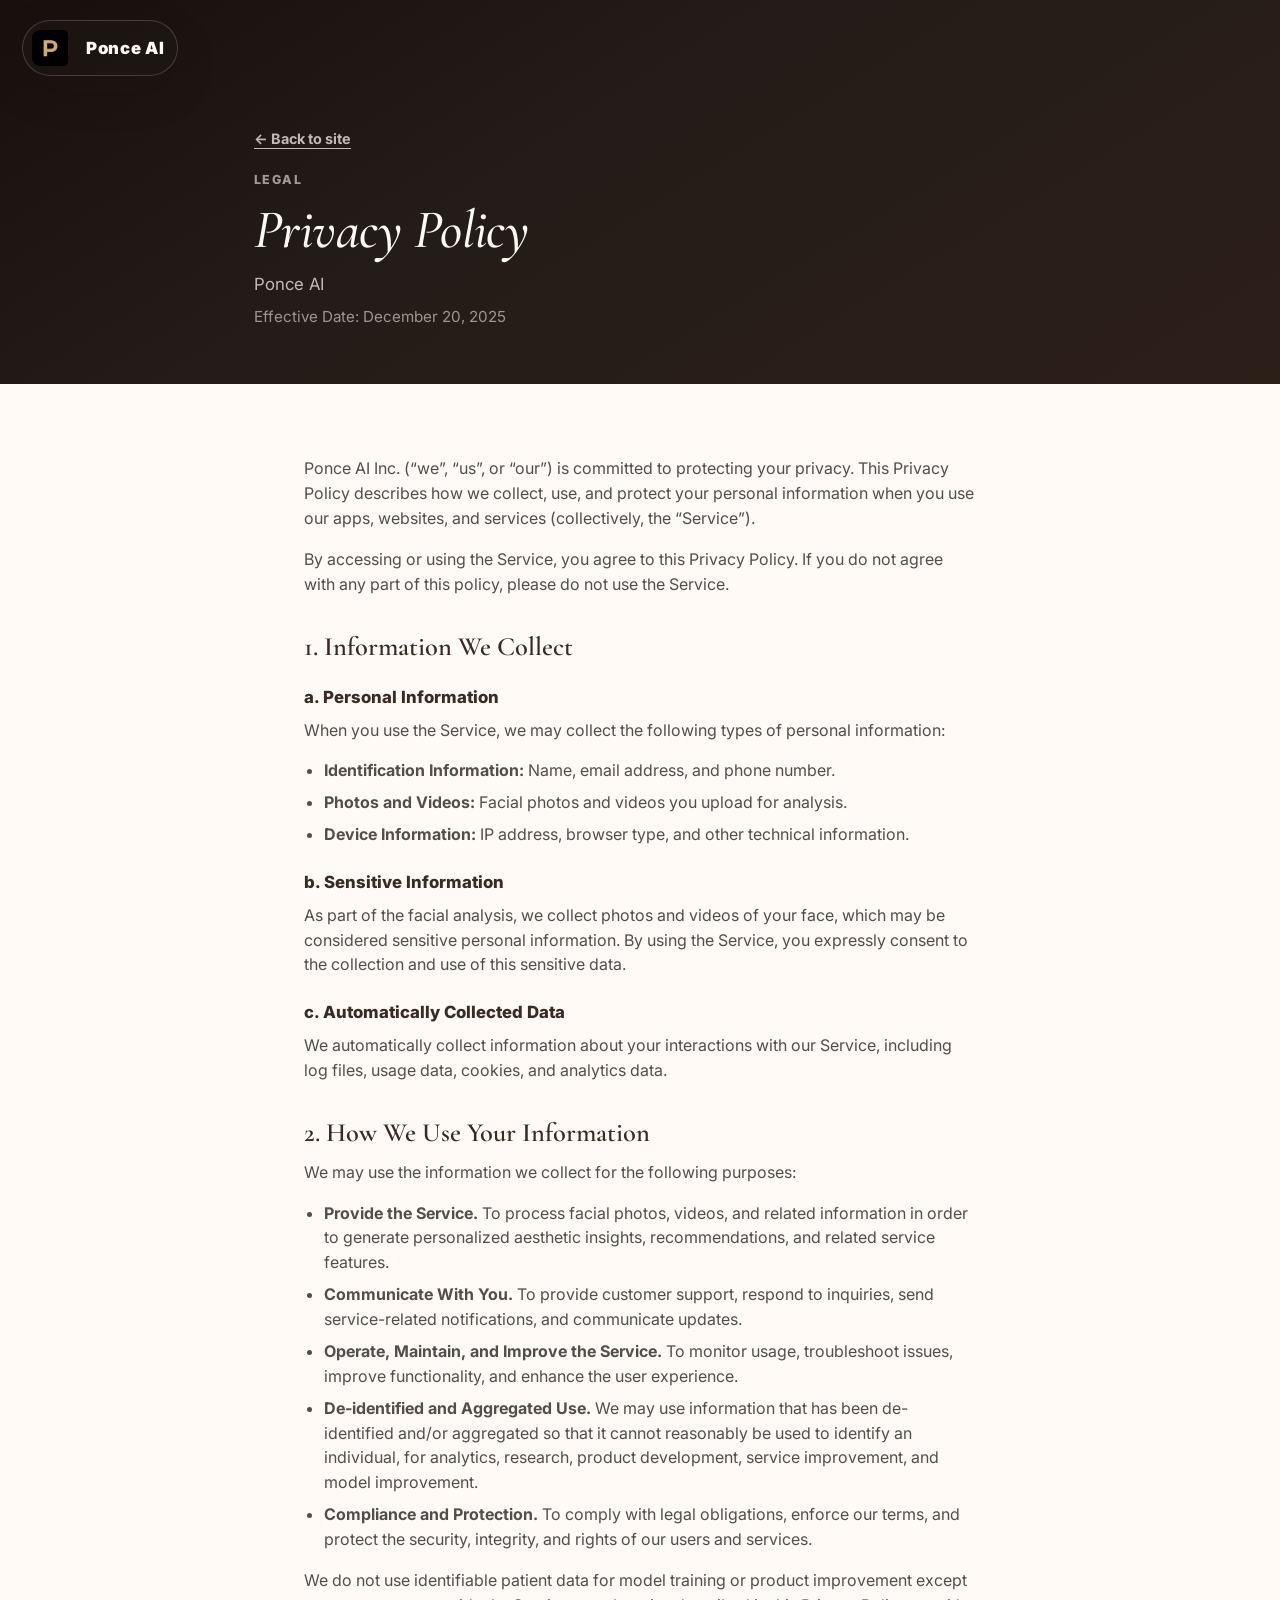
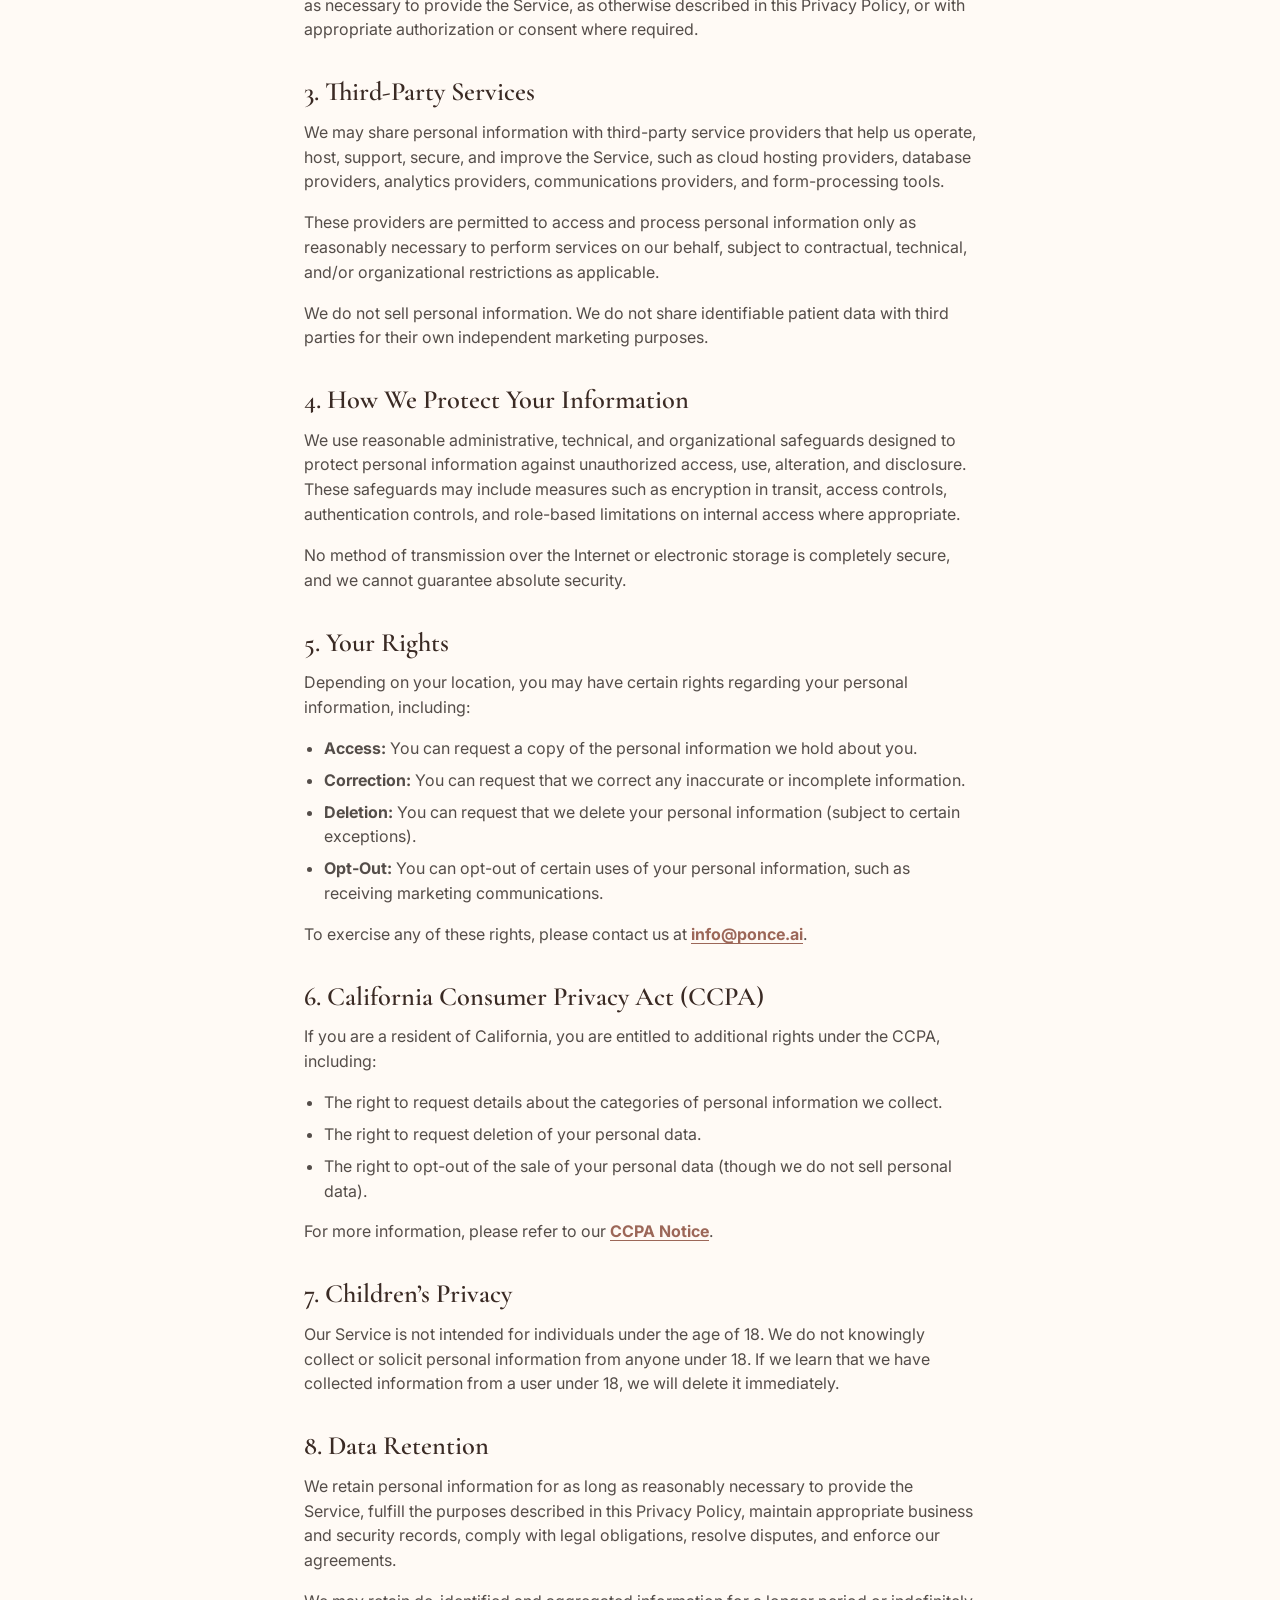
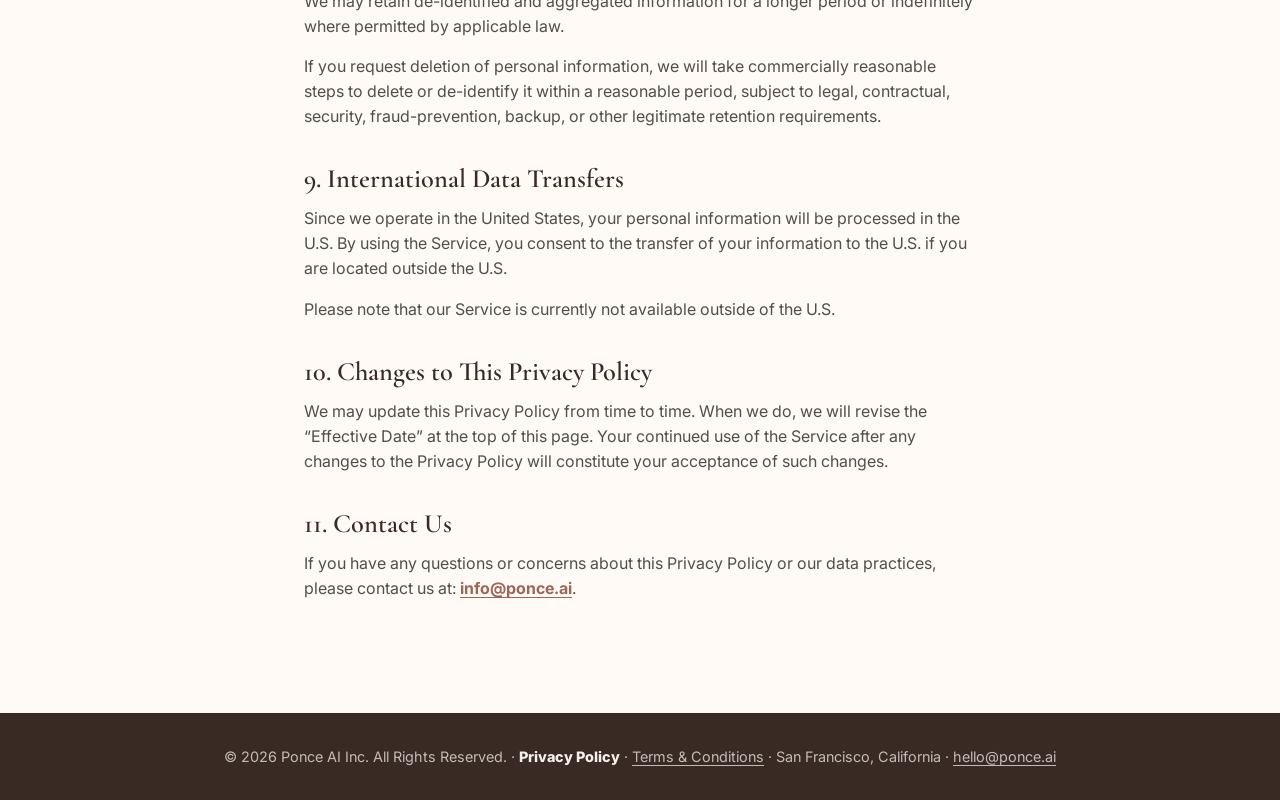
<file: privacy.html>
<!doctype html>
<html lang="en">
  <head>
    <meta charset="utf-8" />
    <meta
      name="viewport"
      content="width=device-width, initial-scale=1, viewport-fit=cover"
    />
    <meta name="theme-color" content="#18100c" />
    <link rel="icon" href="/favicon.ico" />
    <title>Privacy Policy | Ponce AI</title>
    <meta
      name="description"
      content="How Ponce AI collects, uses, and protects your personal information."
    />
    <link rel="preconnect" href="https://fonts.googleapis.com" />
    <link rel="preconnect" href="https://fonts.gstatic.com" crossorigin />
    <link
      href="https://fonts.googleapis.com/css2?family=Cormorant+Garamond:ital,wght@0,400;0,500;0,600;1,400;1,500&family=Inter:wght@400;600;700;800;900&display=swap"
      rel="stylesheet"
    />
    <link rel="stylesheet" href="legal.css" />
  </head>
  <body>
    <a class="brand-home" href="index.html" aria-label="Ponce AI home">
      <div class="brand-mark">
        <div class="brand-logo" aria-hidden="true">
          <img src="ponceai-logo.png" alt="" width="88" height="72" />
        </div>
        <span class="brand-word">Ponce AI</span>
      </div>
    </a>

    <header class="legal-hero">
      <div class="inner">
        <a class="legal-back" href="index.html">← Back to site</a>
        <p class="eyebrow">Legal</p>
        <h1>Privacy Policy</h1>
        <p class="sub">Ponce AI</p>
        <p class="effective">Effective Date: December 20, 2025</p>
      </div>
    </header>

    <main class="legal-body">
      <div class="inner">
        <p>
          Ponce AI Inc. (“we”, “us”, or “our”) is committed to protecting your
          privacy. This Privacy Policy describes how we collect, use, and protect
          your personal information when you use our apps, websites, and
          services (collectively, the “Service”).
        </p>
        <p>
          By accessing or using the Service, you agree to this Privacy Policy.
          If you do not agree with any part of this policy, please do not use
          the Service.
        </p>

        <h2>1. Information We Collect</h2>
        <h3>a. Personal Information</h3>
        <p>When you use the Service, we may collect the following types of personal information:</p>
        <ul>
          <li>
            <strong>Identification Information:</strong> Name, email address,
            and phone number.
          </li>
          <li>
            <strong>Photos and Videos:</strong> Facial photos and videos you
            upload for analysis.
          </li>
          <li>
            <strong>Device Information:</strong> IP address, browser type, and
            other technical information.
          </li>
        </ul>

        <h3>b. Sensitive Information</h3>
        <p>
          As part of the facial analysis, we collect photos and videos of your
          face, which may be considered sensitive personal information. By using
          the Service, you expressly consent to the collection and use of this
          sensitive data.
        </p>

        <h3>c. Automatically Collected Data</h3>
        <p>
          We automatically collect information about your interactions with our
          Service, including log files, usage data, cookies, and analytics data.
        </p>

        <h2>2. How We Use Your Information</h2>
        <p>We may use the information we collect for the following purposes:</p>
        <ul>
          <li>
            <strong>Provide the Service.</strong> To process facial photos,
            videos, and related information in order to generate personalized
            aesthetic insights, recommendations, and related service features.
          </li>
          <li>
            <strong>Communicate With You.</strong> To provide customer support,
            respond to inquiries, send service-related notifications, and
            communicate updates.
          </li>
          <li>
            <strong>Operate, Maintain, and Improve the Service.</strong> To
            monitor usage, troubleshoot issues, improve functionality, and
            enhance the user experience.
          </li>
          <li>
            <strong>De-identified and Aggregated Use.</strong> We may use
            information that has been de-identified and/or aggregated so that
            it cannot reasonably be used to identify an individual, for
            analytics, research, product development, service improvement, and
            model improvement.
          </li>
          <li>
            <strong>Compliance and Protection.</strong> To comply with legal
            obligations, enforce our terms, and protect the security, integrity,
            and rights of our users and services.
          </li>
        </ul>
        <p>
          We do not use identifiable patient data for model training or product
          improvement except as necessary to provide the Service, as otherwise
          described in this Privacy Policy, or with appropriate authorization or
          consent where required.
        </p>

        <h2>3. Third-Party Services</h2>
        <p>
          We may share personal information with third-party service providers
          that help us operate, host, support, secure, and improve the Service,
          such as cloud hosting providers, database providers, analytics
          providers, communications providers, and form-processing tools.
        </p>
        <p>
          These providers are permitted to access and process personal information
          only as reasonably necessary to perform services on our behalf,
          subject to contractual, technical, and/or organizational restrictions
          as applicable.
        </p>
        <p>
          We do not sell personal information. We do not share identifiable
          patient data with third parties for their own independent marketing
          purposes.
        </p>

        <h2>4. How We Protect Your Information</h2>
        <p>
          We use reasonable administrative, technical, and organizational
          safeguards designed to protect personal information against
          unauthorized access, use, alteration, and disclosure. These
          safeguards may include measures such as encryption in transit, access
          controls, authentication controls, and role-based limitations on
          internal access where appropriate.
        </p>
        <p>
          No method of transmission over the Internet or electronic storage is
          completely secure, and we cannot guarantee absolute security.
        </p>

        <h2>5. Your Rights</h2>
        <p>
          Depending on your location, you may have certain rights regarding your
          personal information, including:
        </p>
        <ul>
          <li>
            <strong>Access:</strong> You can request a copy of the personal
            information we hold about you.
          </li>
          <li>
            <strong>Correction:</strong> You can request that we correct any
            inaccurate or incomplete information.
          </li>
          <li>
            <strong>Deletion:</strong> You can request that we delete your
            personal information (subject to certain exceptions).
          </li>
          <li>
            <strong>Opt-Out:</strong> You can opt-out of certain uses of your
            personal information, such as receiving marketing communications.
          </li>
        </ul>
        <p>
          To exercise any of these rights, please contact us at
          <a href="mailto:info@ponce.ai">info@ponce.ai</a>.
        </p>

        <h2>6. California Consumer Privacy Act (CCPA)</h2>
        <p>
          If you are a resident of California, you are entitled to additional
          rights under the CCPA, including:
        </p>
        <ul>
          <li>
            The right to request details about the categories of personal
            information we collect.
          </li>
          <li>The right to request deletion of your personal data.</li>
          <li>
            The right to opt-out of the sale of your personal data (though we
            do not sell personal data).
          </li>
        </ul>
        <p>
          For more information, please refer to our
          <a
            href="https://www.ponce.ai/california-privacy-notice"
            target="_blank"
            rel="noopener noreferrer"
            >CCPA Notice</a
          >.
        </p>

        <h2>7. Children’s Privacy</h2>
        <p>
          Our Service is not intended for individuals under the age of 18. We
          do not knowingly collect or solicit personal information from anyone
          under 18. If we learn that we have collected information from a user
          under 18, we will delete it immediately.
        </p>

        <h2>8. Data Retention</h2>
        <p>
          We retain personal information for as long as reasonably necessary to
          provide the Service, fulfill the purposes described in this Privacy
          Policy, maintain appropriate business and security records, comply with
          legal obligations, resolve disputes, and enforce our agreements.
        </p>
        <p>
          We may retain de-identified and aggregated information for a longer
          period or indefinitely where permitted by applicable law.
        </p>
        <p>
          If you request deletion of personal information, we will take
          commercially reasonable steps to delete or de-identify it within a
          reasonable period, subject to legal, contractual, security,
          fraud-prevention, backup, or other legitimate retention requirements.
        </p>

        <h2>9. International Data Transfers</h2>
        <p>
          Since we operate in the United States, your personal information will be
          processed in the U.S. By using the Service, you consent to the transfer
          of your information to the U.S. if you are located outside the U.S.
        </p>
        <p>
          Please note that our Service is currently not available outside of the
          U.S.
        </p>

        <h2>10. Changes to This Privacy Policy</h2>
        <p>
          We may update this Privacy Policy from time to time. When we do, we
          will revise the “Effective Date” at the top of this page. Your
          continued use of the Service after any changes to the Privacy Policy
          will constitute your acceptance of such changes.
        </p>

        <h2>11. Contact Us</h2>
        <p>
          If you have any questions or concerns about this Privacy Policy or our
          data practices, please contact us at:
          <a href="mailto:info@ponce.ai">info@ponce.ai</a>.
        </p>
      </div>
    </main>

    <footer>
      <div class="inner">
        <p class="footer-meta">
          © 2026 Ponce AI Inc. All Rights Reserved.
          <span aria-hidden="true"> · </span>
          <span class="footer-current">Privacy Policy</span>
          <span aria-hidden="true"> · </span>
          <a
            href="terms.html"
            target="_blank"
            rel="noopener noreferrer"
            >Terms &amp; Conditions</a
          >
          <span aria-hidden="true"> · </span>
          San Francisco, California
          <span aria-hidden="true"> · </span>
          <a href="mailto:hello@ponce.ai">hello@ponce.ai</a>
        </p>
      </div>
    </footer>
  </body>
</html>
</file>
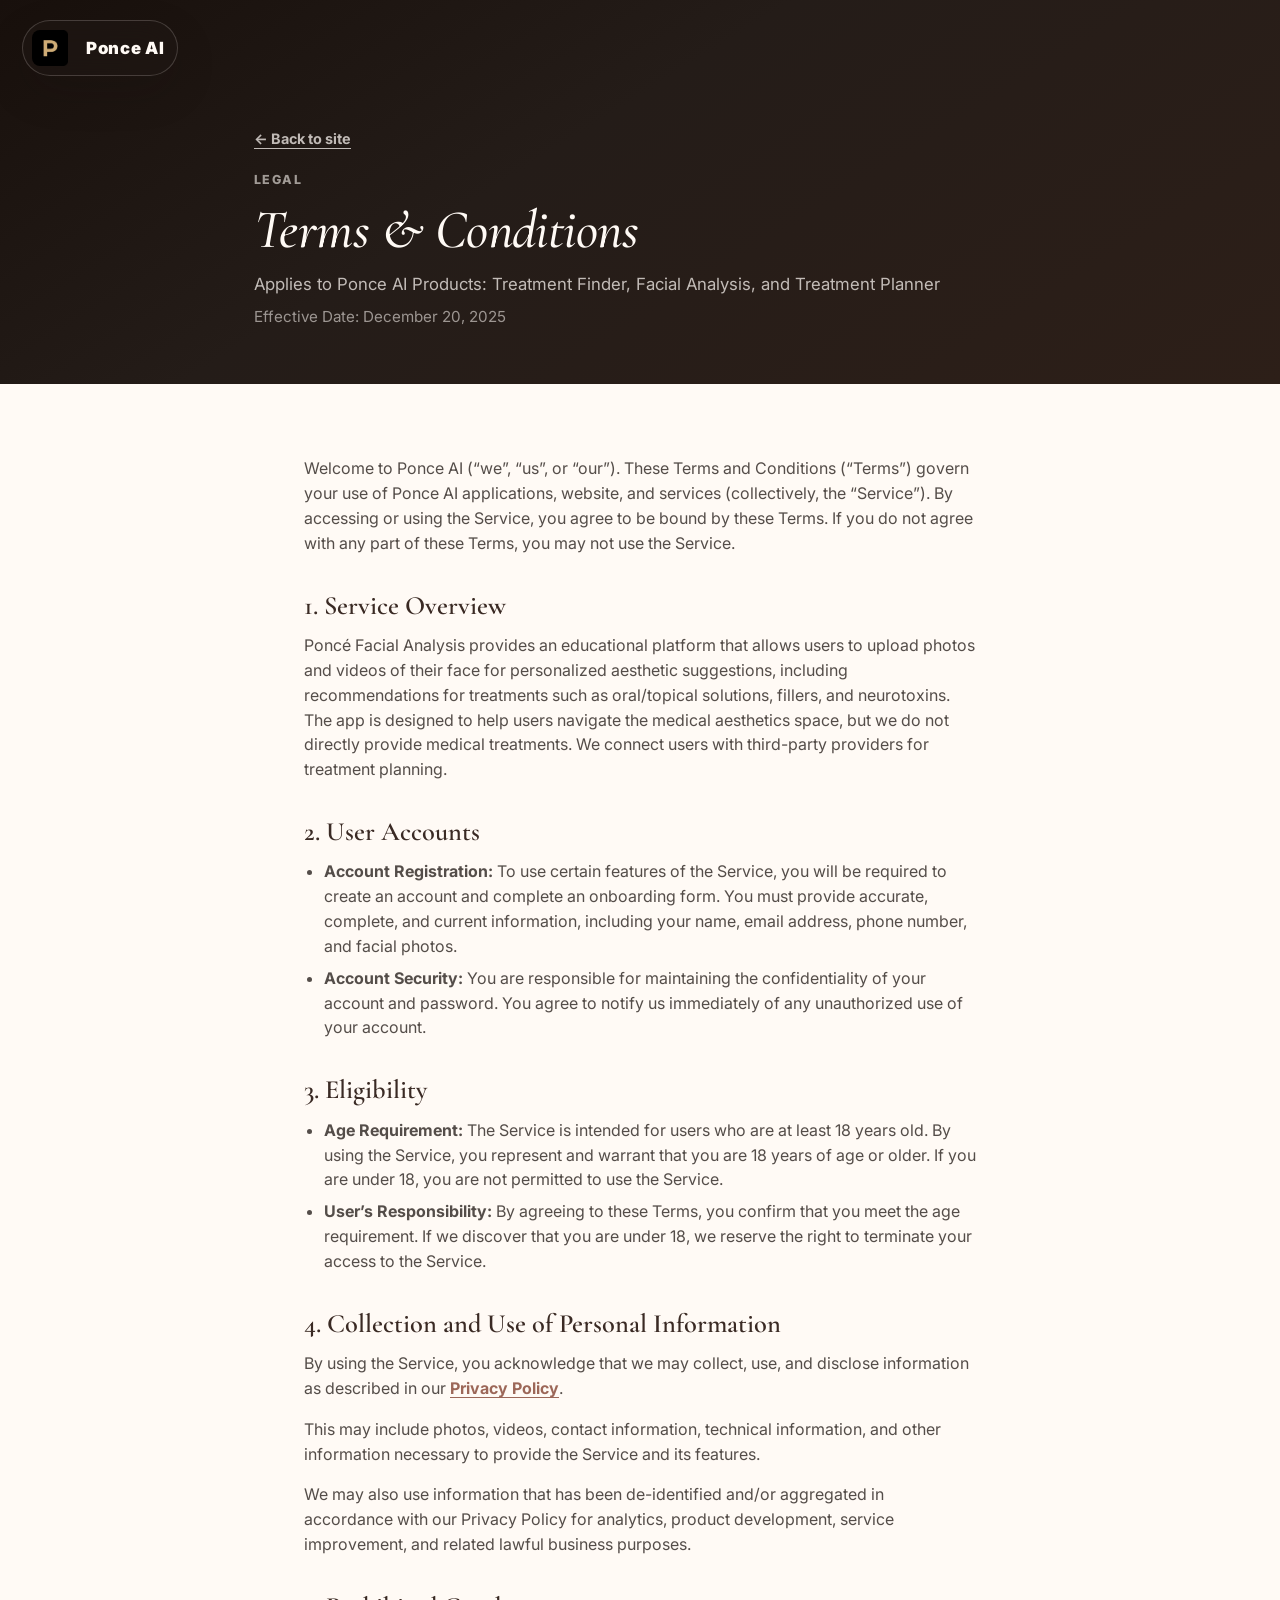
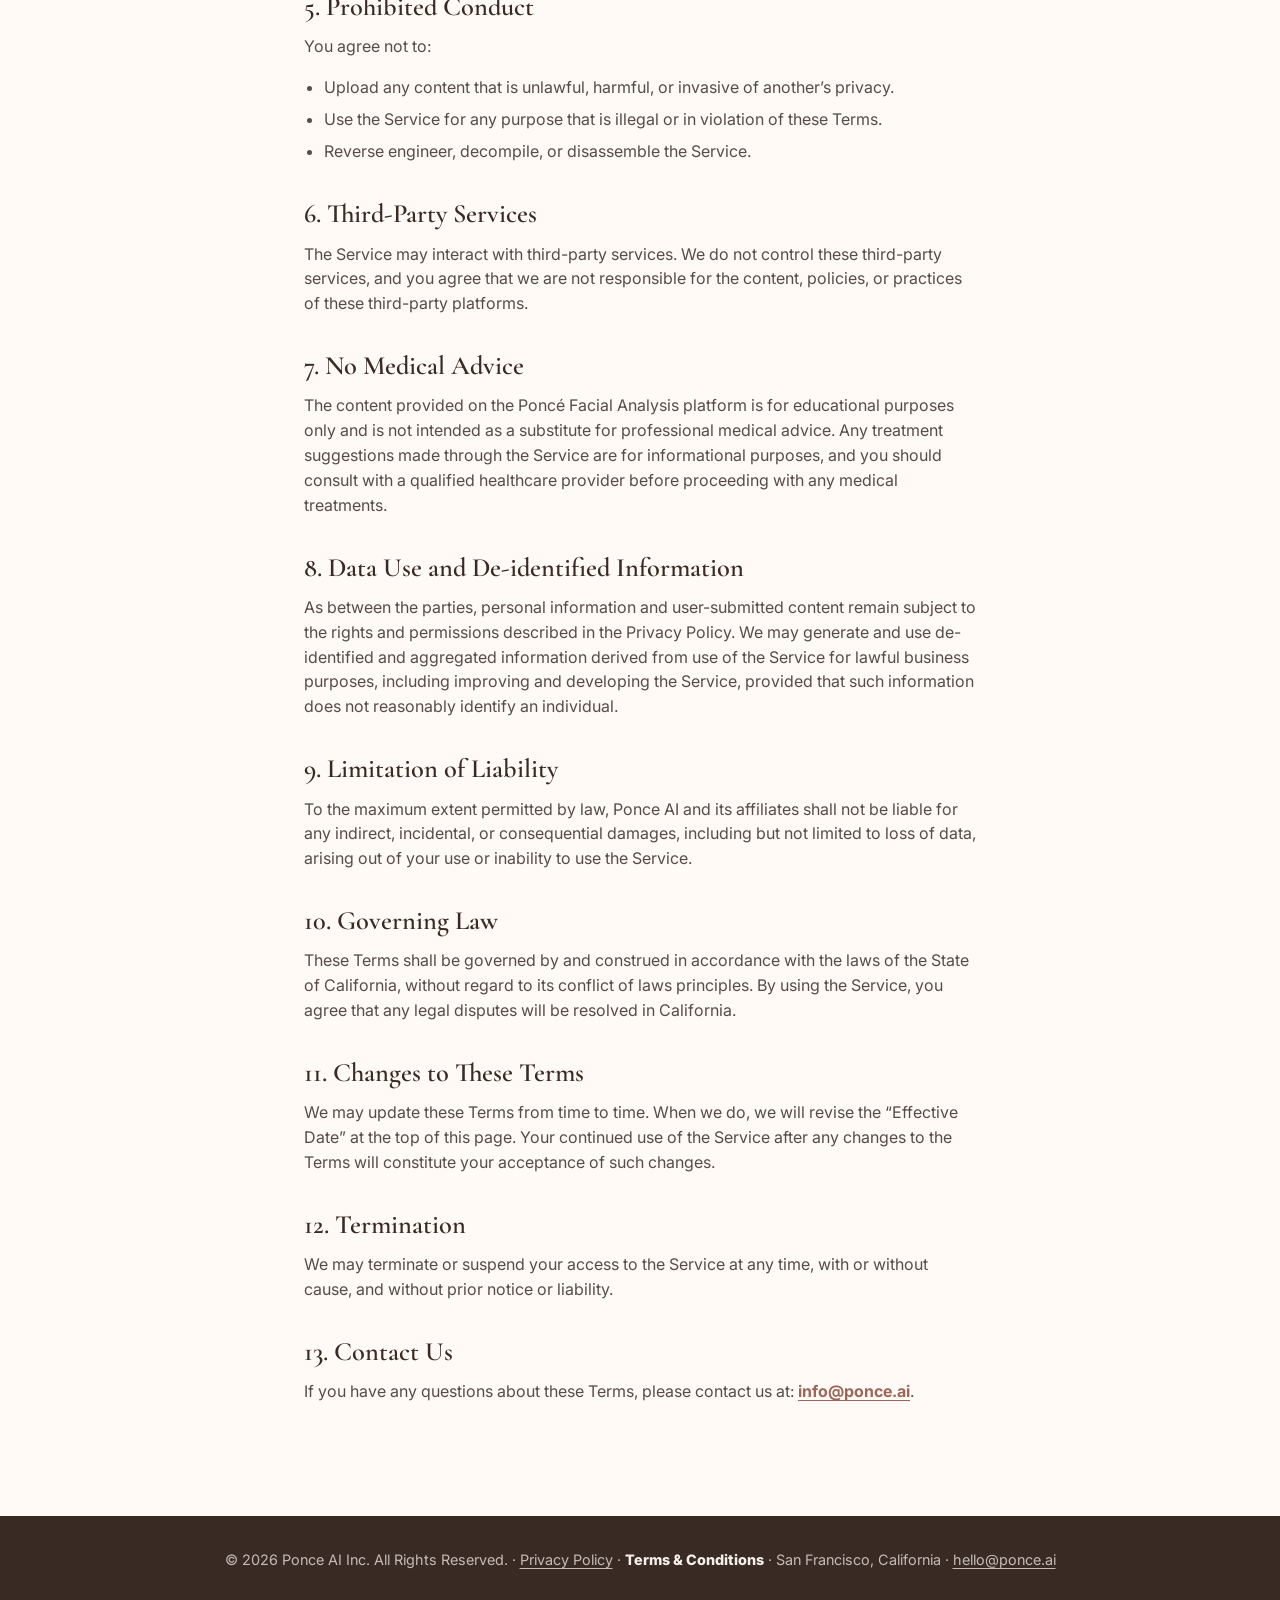
<file: terms.html>
<!doctype html>
<html lang="en">
  <head>
    <meta charset="utf-8" />
    <meta
      name="viewport"
      content="width=device-width, initial-scale=1, viewport-fit=cover"
    />
    <meta name="theme-color" content="#18100c" />
    <link rel="icon" href="/favicon.ico" />
    <title>Terms &amp; Conditions | Ponce AI</title>
    <meta
      name="description"
      content="Terms and conditions for Ponce AI products and services."
    />
    <link rel="preconnect" href="https://fonts.googleapis.com" />
    <link rel="preconnect" href="https://fonts.gstatic.com" crossorigin />
    <link
      href="https://fonts.googleapis.com/css2?family=Cormorant+Garamond:ital,wght@0,400;0,500;0,600;1,400;1,500&family=Inter:wght@400;600;700;800;900&display=swap"
      rel="stylesheet"
    />
    <link rel="stylesheet" href="legal.css" />
  </head>
  <body>
    <a class="brand-home" href="index.html" aria-label="Ponce AI home">
      <div class="brand-mark">
        <div class="brand-logo" aria-hidden="true">
          <img src="ponceai-logo.png" alt="" width="88" height="72" />
        </div>
        <span class="brand-word">Ponce AI</span>
      </div>
    </a>

    <header class="legal-hero">
      <div class="inner">
        <a class="legal-back" href="index.html">← Back to site</a>
        <p class="eyebrow">Legal</p>
        <h1>Terms &amp; Conditions</h1>
        <p class="sub">
          Applies to Ponce AI Products: Treatment Finder, Facial Analysis, and
          Treatment Planner
        </p>
        <p class="effective">Effective Date: December 20, 2025</p>
      </div>
    </header>

    <main class="legal-body">
      <div class="inner">
        <p>
          Welcome to Ponce AI (“we”, “us”, or “our”). These Terms and Conditions
          (“Terms”) govern your use of Ponce AI applications, website, and
          services (collectively, the “Service”). By accessing or using the
          Service, you agree to be bound by these Terms. If you do not agree with
          any part of these Terms, you may not use the Service.
        </p>

        <h2>1. Service Overview</h2>
        <p>
          Poncé Facial Analysis provides an educational platform that allows users
          to upload photos and videos of their face for personalized aesthetic
          suggestions, including recommendations for treatments such as
          oral/topical solutions, fillers, and neurotoxins. The app is designed to
          help users navigate the medical aesthetics space, but we do not directly
          provide medical treatments. We connect users with third-party providers
          for treatment planning.
        </p>

        <h2>2. User Accounts</h2>
        <ul>
          <li>
            <strong>Account Registration:</strong> To use certain features of the
            Service, you will be required to create an account and complete an
            onboarding form. You must provide accurate, complete, and current
            information, including your name, email address, phone number, and
            facial photos.
          </li>
          <li>
            <strong>Account Security:</strong> You are responsible for maintaining
            the confidentiality of your account and password. You agree to notify
            us immediately of any unauthorized use of your account.
          </li>
        </ul>

        <h2>3. Eligibility</h2>
        <ul>
          <li>
            <strong>Age Requirement:</strong> The Service is intended for users who
            are at least 18 years old. By using the Service, you represent and
            warrant that you are 18 years of age or older. If you are under 18,
            you are not permitted to use the Service.
          </li>
          <li>
            <strong>User’s Responsibility:</strong> By agreeing to these Terms, you
            confirm that you meet the age requirement. If we discover that you
            are under 18, we reserve the right to terminate your access to the
            Service.
          </li>
        </ul>

        <h2>4. Collection and Use of Personal Information</h2>
        <p>
          By using the Service, you acknowledge that we may collect, use, and
          disclose information as described in our
          <a
            href="privacy.html"
            target="_blank"
            rel="noopener noreferrer"
            >Privacy Policy</a
          >.
        </p>
        <p>
          This may include photos, videos, contact information, technical
          information, and other information necessary to provide the Service and
          its features.
        </p>
        <p>
          We may also use information that has been de-identified and/or
          aggregated in accordance with our Privacy Policy for analytics, product
          development, service improvement, and related lawful business purposes.
        </p>

        <h2>5. Prohibited Conduct</h2>
        <p>You agree not to:</p>
        <ul>
          <li>
            Upload any content that is unlawful, harmful, or invasive of another’s
            privacy.
          </li>
          <li>
            Use the Service for any purpose that is illegal or in violation of
            these Terms.
          </li>
          <li>Reverse engineer, decompile, or disassemble the Service.</li>
        </ul>

        <h2>6. Third-Party Services</h2>
        <p>
          The Service may interact with third-party services. We do not control
          these third-party services, and you agree that we are not responsible for
          the content, policies, or practices of these third-party platforms.
        </p>

        <h2>7. No Medical Advice</h2>
        <p>
          The content provided on the Poncé Facial Analysis platform is for
          educational purposes only and is not intended as a substitute for
          professional medical advice. Any treatment suggestions made through the
          Service are for informational purposes, and you should consult with a
          qualified healthcare provider before proceeding with any medical
          treatments.
        </p>

        <h2>8. Data Use and De-identified Information</h2>
        <p>
          As between the parties, personal information and user-submitted content
          remain subject to the rights and permissions described in the Privacy
          Policy. We may generate and use de-identified and aggregated information
          derived from use of the Service for lawful business purposes, including
          improving and developing the Service, provided that such information
          does not reasonably identify an individual.
        </p>

        <h2>9. Limitation of Liability</h2>
        <p>
          To the maximum extent permitted by law, Ponce AI and its affiliates shall
          not be liable for any indirect, incidental, or consequential damages,
          including but not limited to loss of data, arising out of your use or
          inability to use the Service.
        </p>

        <h2>10. Governing Law</h2>
        <p>
          These Terms shall be governed by and construed in accordance with the
          laws of the State of California, without regard to its conflict of laws
          principles. By using the Service, you agree that any legal disputes
          will be resolved in California.
        </p>

        <h2>11. Changes to These Terms</h2>
        <p>
          We may update these Terms from time to time. When we do, we will revise
          the “Effective Date” at the top of this page. Your continued use of the
          Service after any changes to the Terms will constitute your acceptance
          of such changes.
        </p>

        <h2>12. Termination</h2>
        <p>
          We may terminate or suspend your access to the Service at any time, with
          or without cause, and without prior notice or liability.
        </p>

        <h2>13. Contact Us</h2>
        <p>
          If you have any questions about these Terms, please contact us at:
          <a href="mailto:info@ponce.ai">info@ponce.ai</a>.
        </p>
      </div>
    </main>

    <footer>
      <div class="inner">
        <p class="footer-meta">
          © 2026 Ponce AI Inc. All Rights Reserved.
          <span aria-hidden="true"> · </span>
          <a
            href="privacy.html"
            target="_blank"
            rel="noopener noreferrer"
            >Privacy Policy</a
          >
          <span aria-hidden="true"> · </span>
          <span class="footer-current">Terms &amp; Conditions</span>
          <span aria-hidden="true"> · </span>
          San Francisco, California
          <span aria-hidden="true"> · </span>
          <a href="mailto:hello@ponce.ai">hello@ponce.ai</a>
        </p>
      </div>
    </footer>
  </body>
</html>
</file>
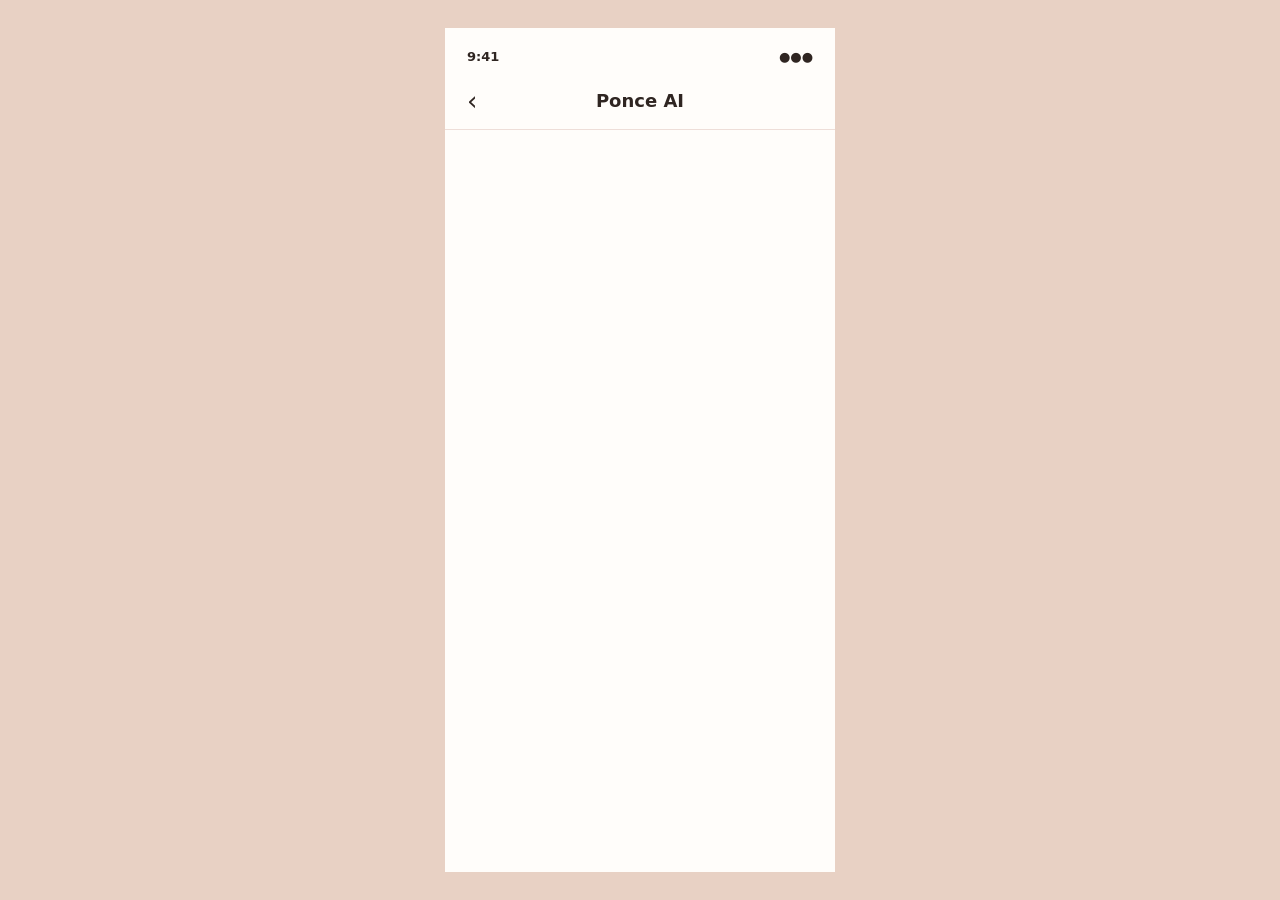
<file: assets/hero-concepts/ponce-hero-interface.html>
<!doctype html>
<html lang="en">
  <head>
    <meta charset="utf-8" />
    <meta name="viewport" content="width=device-width, initial-scale=1" />
    <title>Ponce AI Hero Interface Prototype</title>
    <style>
      :root {
        --ink: #2f2521;
        --muted: #8d7068;
        --blush: #d58f81;
        --soft: #f8eee9;
        --line: #ead8d0;
      }

      * {
        box-sizing: border-box;
      }

      body {
        margin: 0;
        min-height: 100vh;
        display: grid;
        place-items: center;
        background: #e8d1c4;
        font-family: Inter, ui-sans-serif, system-ui, -apple-system, BlinkMacSystemFont, "Segoe UI", sans-serif;
      }

      .phone-screen {
        position: relative;
        width: 390px;
        height: 844px;
        overflow: hidden;
        background: #fffdfa;
        color: var(--ink);
      }

      .status {
        height: 44px;
        display: flex;
        align-items: end;
        justify-content: space-between;
        padding: 0 22px 8px;
        font-size: 13px;
        font-weight: 700;
      }

      .topbar {
        height: 58px;
        display: grid;
        grid-template-columns: 48px 1fr 48px;
        align-items: center;
        border-bottom: 1px solid rgba(234, 216, 208, 0.8);
        background: rgba(255, 253, 250, 0.92);
      }

      .back {
        padding-left: 22px;
        font-size: 26px;
        line-height: 1;
      }

      .brand {
        text-align: center;
        font-size: 18px;
        font-weight: 800;
      }

      .stage {
        position: absolute;
        inset: 102px 0 0;
        opacity: 0;
        transform: translateX(18px);
        animation-duration: 6s;
        animation-iteration-count: infinite;
        animation-timing-function: ease-in-out;
      }

      .scan {
        animation-name: scanStage;
      }

      .results {
        animation-name: resultsStage;
      }

      .saved {
        animation-name: savedStage;
        background: #fffdfa;
      }

      @keyframes scanStage {
        0%, 31% { opacity: 1; transform: translateX(0); }
        36%, 100% { opacity: 0; transform: translateX(-18px); }
      }

      @keyframes resultsStage {
        0%, 31% { opacity: 0; transform: translateX(18px); }
        36%, 64% { opacity: 1; transform: translateX(0); }
        69%, 100% { opacity: 0; transform: translateX(-18px); }
      }

      @keyframes savedStage {
        0%, 64% { opacity: 0; transform: translateX(18px); }
        69%, 100% { opacity: 1; transform: translateX(0); }
      }

      .face-card {
        margin: 24px auto 0;
        width: 278px;
        height: 360px;
        border-radius: 32px;
        background:
          radial-gradient(circle at 50% 31%, #f4c5ad 0 19%, transparent 20%),
          radial-gradient(ellipse at 50% 50%, #c98265 0 24%, transparent 25%),
          radial-gradient(ellipse at 50% 75%, #b97761 0 20%, transparent 21%),
          linear-gradient(#f6dfd2, #efd4c6);
        position: relative;
        overflow: hidden;
        box-shadow: 0 22px 42px rgba(71, 45, 35, 0.15);
      }

      .face-card::before,
      .face-card::after {
        content: "";
        position: absolute;
        width: 10px;
        height: 10px;
        border-radius: 999px;
        background: #3b241e;
        top: 144px;
      }

      .face-card::before { left: 108px; }
      .face-card::after { right: 108px; }

      .guide {
        position: absolute;
        inset: 28px 38px 46px;
        border: 3px solid rgba(213, 143, 129, 0.8);
        border-radius: 48% 48% 44% 44%;
      }

      .scan-line {
        position: absolute;
        left: 38px;
        right: 38px;
        top: 58px;
        height: 3px;
        background: rgba(255, 255, 255, 0.9);
        box-shadow: 0 0 18px rgba(213, 143, 129, 0.7);
        animation: scanLine 1.4s linear infinite;
      }

      @keyframes scanLine {
        from { transform: translateY(0); }
        to { transform: translateY(238px); }
      }

      .stage-title {
        margin: 18px 34px 4px;
        font-size: 28px;
        font-weight: 850;
      }

      .stage-copy {
        margin: 0 34px;
        color: var(--muted);
        font-size: 17px;
      }

      .primary {
        margin: 26px auto 0;
        width: 210px;
        height: 52px;
        border-radius: 26px;
        display: grid;
        place-items: center;
        background: var(--ink);
        color: #fffdfa;
        font-weight: 800;
      }

      .zone {
        position: absolute;
        border: 2px solid rgba(213, 143, 129, 0.9);
        background: rgba(213, 143, 129, 0.22);
        border-radius: 18px;
      }

      .zone.forehead { left: 72px; top: 68px; width: 134px; height: 34px; }
      .zone.eyes { left: 56px; top: 146px; width: 166px; height: 34px; }
      .zone.cheeks { left: 42px; top: 205px; width: 194px; height: 58px; }
      .zone.jaw { left: 68px; top: 284px; width: 142px; height: 45px; }

      .cards {
        display: grid;
        gap: 12px;
        margin: 18px 26px 0;
      }

      .card {
        min-height: 60px;
        border: 1px solid var(--line);
        border-radius: 18px;
        background: #fff;
        display: grid;
        grid-template-columns: 1fr auto;
        align-items: center;
        padding: 12px 16px;
        box-shadow: 0 8px 20px rgba(74, 42, 35, 0.06);
      }

      .card strong {
        display: block;
        font-size: 18px;
      }

      .card span {
        color: var(--muted);
        font-size: 14px;
      }

      .save {
        width: 34px;
        height: 34px;
        border-radius: 999px;
        background: var(--soft);
        color: var(--blush);
        display: grid;
        place-items: center;
        font-weight: 900;
      }

      .saved .stage-title {
        margin-top: 42px;
      }

      .check {
        background: var(--blush);
        color: white;
      }
    </style>
  </head>
  <body>
    <main class="phone-screen">
      <div class="status"><span>9:41</span><span>●●●</span></div>
      <div class="topbar"><div class="back">‹</div><div class="brand">Ponce AI</div><div></div></div>

      <section class="stage scan">
        <h1 class="stage-title">Center your face</h1>
        <p class="stage-copy">Scanning facial areas…</p>
        <div class="face-card"><div class="guide"></div><div class="scan-line"></div></div>
        <div class="primary">Scan Face</div>
      </section>

      <section class="stage results">
        <h1 class="stage-title">Your assessment</h1>
        <p class="stage-copy">Treatments matched to your face</p>
        <div class="face-card" style="height: 330px; margin-top: 14px">
          <div class="zone forehead"></div>
          <div class="zone eyes"></div>
          <div class="zone cheeks"></div>
          <div class="zone jaw"></div>
        </div>
        <div class="cards">
          <div class="card"><div><strong>Botox</strong><span>Forehead lines</span></div><div class="save">+</div></div>
          <div class="card"><div><strong>Filler</strong><span>Cheek contour</span></div><div class="save">+</div></div>
        </div>
      </section>

      <section class="stage saved">
        <h1 class="stage-title">Your interests</h1>
        <p class="stage-copy">Saved to discuss later</p>
        <div class="cards" style="margin-top: 32px">
          <div class="card"><div><strong>Botox</strong><span>Forehead lines</span></div><div class="save check">✓</div></div>
          <div class="card"><div><strong>Filler</strong><span>Cheek contour</span></div><div class="save check">✓</div></div>
          <div class="card"><div><strong>Microneedling</strong><span>Skin texture</span></div><div class="save check">✓</div></div>
        </div>
        <div class="primary" style="margin-top: 56px; width: 260px">Discuss at consult</div>
      </section>
    </main>
  </body>
</html>
</file>
<file: legal.css>
/* Shared layout for privacy + terms (matches landing palette & typography). */
:root {
  --ink: #241c18;
  --espresso: #3a2a24;
  --clay: #9c6758;
  --rose: #c88474;
  --blush: #f3ddd4;
  --ivory: #fffaf5;
  --cream: #f8efe8;
  --line: rgba(89, 58, 48, 0.16);
  --max: 1180px;
  --font-display: "Cormorant Garamond", Georgia, "Times New Roman", serif;
  --r: 12px;
}

*,
*::before,
*::after {
  box-sizing: border-box;
}

html {
  scroll-behavior: smooth;
}

body {
  margin: 0;
  background: var(--ivory);
  color: var(--ink);
  font-family:
    Inter,
    ui-sans-serif,
    system-ui,
    -apple-system,
    BlinkMacSystemFont,
    "Segoe UI",
    sans-serif;
  line-height: 1.55;
  -webkit-font-smoothing: antialiased;
}

a {
  color: inherit;
}

.inner {
  max-width: var(--max);
  margin: 0 auto;
  padding: 0 24px;
}

.brand-home {
  position: fixed;
  top: 20px;
  left: 22px;
  z-index: 9999;
  text-decoration: none;
  color: inherit;
}

.brand-mark {
  display: inline-flex;
  align-items: center;
  gap: 10px;
  padding: 9px 13px 9px 9px;
  border: 1px solid rgba(255, 250, 245, 0.18);
  border-radius: 999px;
  background: rgba(31, 23, 20, 0.62);
  backdrop-filter: blur(18px);
  color: #fffaf5;
  font-weight: 900;
  font-size: 1.05rem;
  letter-spacing: 0.04em;
  box-shadow: 0 16px 44px rgba(24, 17, 14, 0.13);
}

.brand-logo {
  flex-shrink: 0;
  width: 44px;
  height: 36px;
  overflow: hidden;
  border-radius: 8px;
  display: flex;
  align-items: center;
}

.brand-logo img {
  height: 100%;
  width: auto;
  max-width: none;
  display: block;
}

.brand-word {
  line-height: 1;
}

.legal-hero {
  padding: clamp(100px, 14vh, 132px) 0 clamp(40px, 6vw, 56px);
  background: linear-gradient(148deg, #18100c 0%, #241c18 42%, #2d1f18 100%);
  color: #fffaf5;
}

.legal-hero .inner {
  max-width: 820px;
}

.legal-back {
  display: inline-block;
  margin-bottom: 20px;
  font-size: 0.9rem;
  font-weight: 700;
  color: rgba(255, 250, 245, 0.72);
  text-decoration: underline;
  text-underline-offset: 4px;
}

.legal-back:hover {
  color: #fffaf5;
}

.legal-hero .eyebrow {
  margin: 0 0 12px;
  color: rgba(255, 250, 245, 0.58);
  font-size: 0.78rem;
  font-weight: 800;
  letter-spacing: 0.12em;
  text-transform: uppercase;
}

.legal-hero h1 {
  margin: 0 0 12px;
  font-family: var(--font-display);
  font-size: clamp(2.2rem, 5vw, 3.4rem);
  font-weight: 500;
  font-style: italic;
  line-height: 1.05;
  letter-spacing: -0.01em;
}

.legal-hero .sub {
  margin: 0;
  font-size: 1.05rem;
  color: rgba(255, 250, 245, 0.72);
}

.legal-hero .effective {
  margin: 8px 0 0;
  font-size: 0.95rem;
  color: rgba(255, 250, 245, 0.55);
}

.legal-body {
  padding: clamp(40px, 6vw, 72px) 0 clamp(56px, 8vw, 96px);
}

.legal-body .inner {
  max-width: 720px;
}

.legal-body h2 {
  margin: 2.2rem 0 0.75rem;
  font-family: var(--font-display);
  font-size: 1.65rem;
  font-weight: 600;
  line-height: 1.15;
  color: var(--espresso);
}

.legal-body h2:first-child {
  margin-top: 0;
}

.legal-body h3 {
  margin: 1.35rem 0 0.5rem;
  font-size: 1.05rem;
  font-weight: 800;
  color: var(--espresso);
}

.legal-body p {
  margin: 0 0 1rem;
  color: rgba(36, 28, 24, 0.78);
}

.legal-body ul {
  margin: 0 0 1rem;
  padding-left: 1.25rem;
  color: rgba(36, 28, 24, 0.78);
}

.legal-body li {
  margin-bottom: 0.45rem;
}

.legal-body a {
  color: var(--clay);
  font-weight: 700;
  text-decoration: underline;
  text-underline-offset: 3px;
}

.legal-body a:hover {
  color: var(--rose);
}

footer {
  padding: 32px 24px;
  background: var(--espresso);
  color: rgba(255, 250, 245, 0.7);
  font-size: 0.9rem;
}

.footer-meta {
  margin: 0;
  text-align: center;
  line-height: 1.6;
}

footer a {
  color: inherit;
  text-decoration: underline;
  text-decoration-thickness: 1px;
  text-underline-offset: 3px;
}

footer a:hover {
  color: rgba(255, 250, 245, 0.95);
}

.footer-current {
  font-weight: 800;
  color: rgba(255, 250, 245, 0.95);
}
</file>
